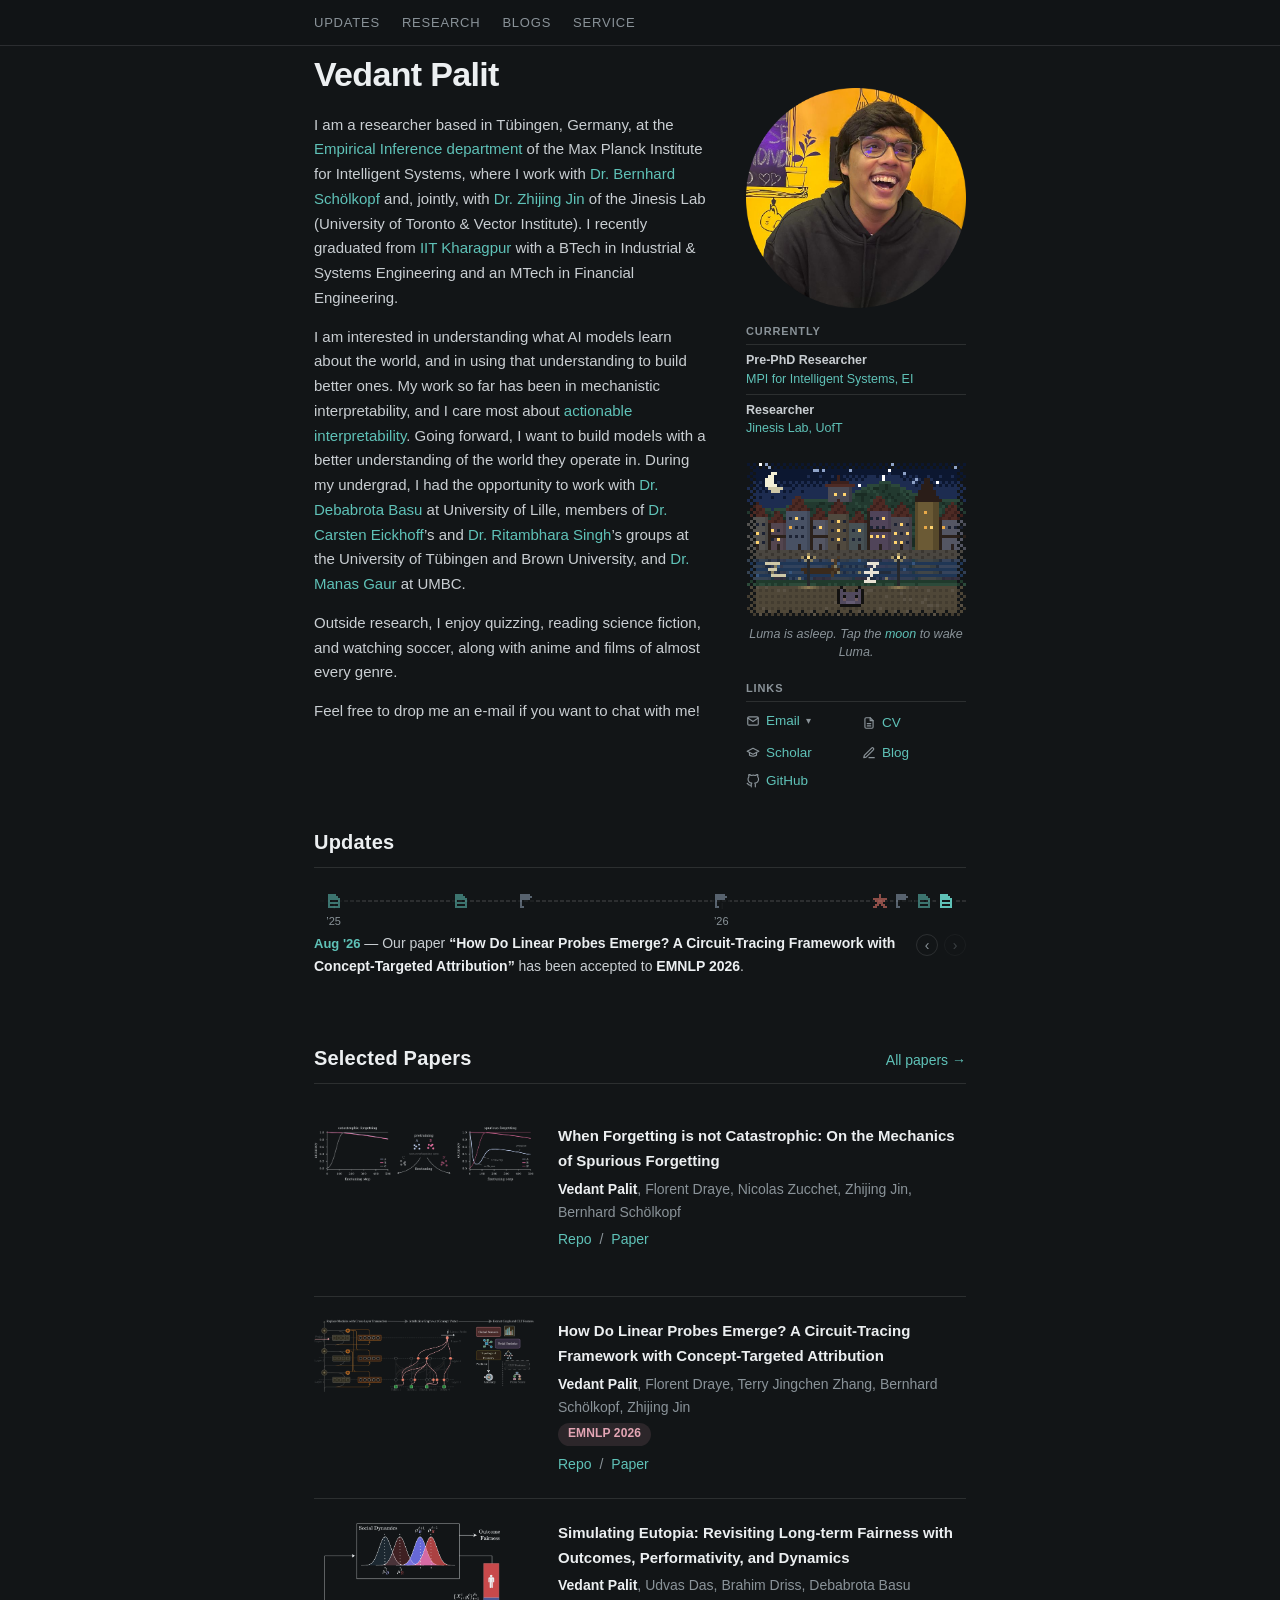
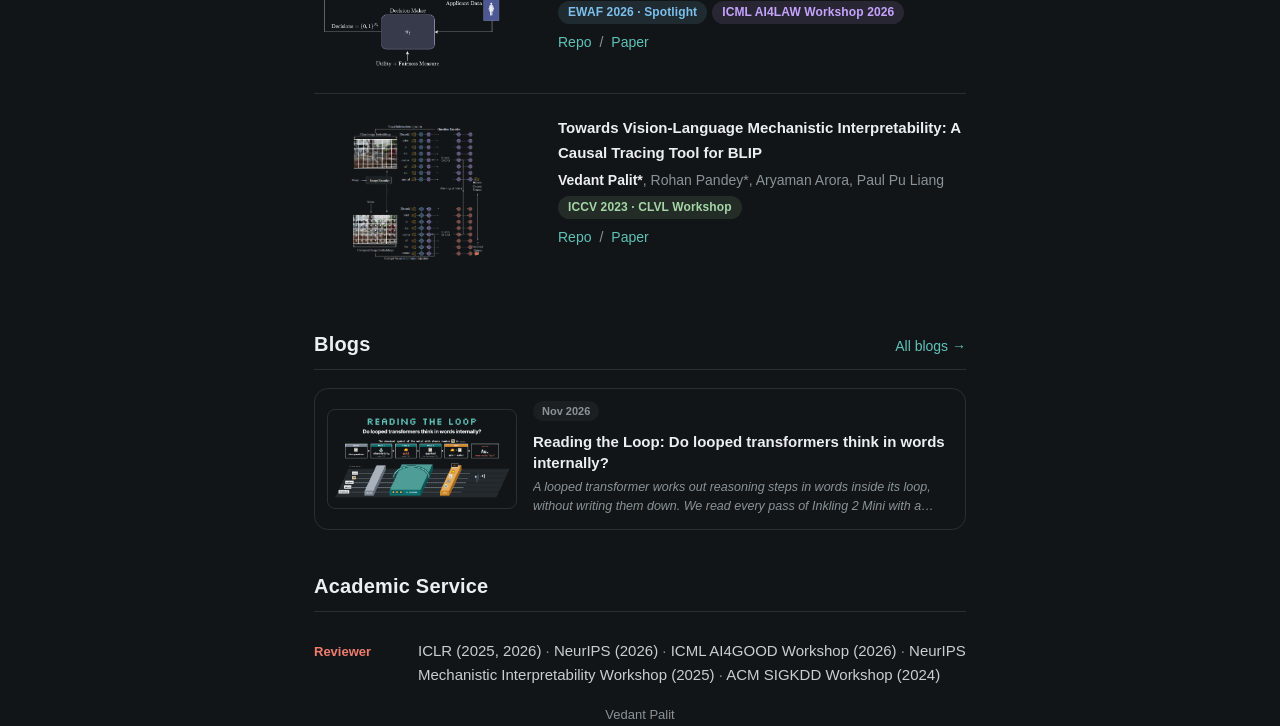
<file: index.html>
<!DOCTYPE html>
<html lang="en">
  <head>
    <meta charset="UTF-8">
    <title>Vedant Palit</title>
    <meta name="author" content="Vedant Palit">
    <meta name="description" content="Vedant Palit — research portfolio. Mechanistic interpretability of AI models.">
    <meta name="viewport" content="width=device-width, initial-scale=1">
    <link rel="icon" href="images/favicon.ico" sizes="48x48">
    <link rel="icon" href="images/favicon.png" type="image/png" sizes="192x192">
    <!-- Theme and background from the time of day, before first paint -->
    <script src="js/sky.js"></script>
    <link rel="stylesheet" href="css/style.css">
  </head>

  <body>
    <nav>
      <div class="container">
        <a href="#updates">Updates</a>
        <a href="#research">Research</a>
        <a href="#blogs">Blogs</a>
        <a href="#service">Service</a>
      </div>
    </nav>

    <header class="container">
      <div class="intro">
        <div class="intro-text">
          <h1>Vedant Palit</h1>
          <div id="bio"></div>
        </div>
        <div class="portrait">
          <img src="images/vp_c.jpg" alt="Vedant Palit">
          <div id="current" class="current" hidden></div>
          <div id="widget"></div>
          <div class="links-label">Links</div>
          <div id="profile-links" class="profile-links"></div>
        </div>
      </div>
    </header>

    <main class="container">
      <section id="updates">
        <h2>Updates</h2>
        <div id="updates-list" class="timeline"></div>
      </section>

      <section id="research">
        <h2 class="section-head">
          <span>Selected Papers</span>
          <a href="publications.html" class="head-link">All papers →</a>
        </h2>
        <div id="papers-list" data-list></div>
      </section>

      <section id="blogs">
        <h2 class="section-head">
          <span>Blogs</span>
          <a href="blogs.html" class="head-link">All blogs →</a>
        </h2>
        <div id="blogs-list" data-list></div>
      </section>

      <section id="service">
        <h2>Academic Service</h2>
        <div id="service-list" data-list></div>
      </section>

      <div id="sentinel"></div>
    </main>

    <footer class="container">
      Vedant Palit
    </footer>

    <script src="js/data.js"></script>
    <script src="js/main.js"></script>
  </body>
</html>
</file>
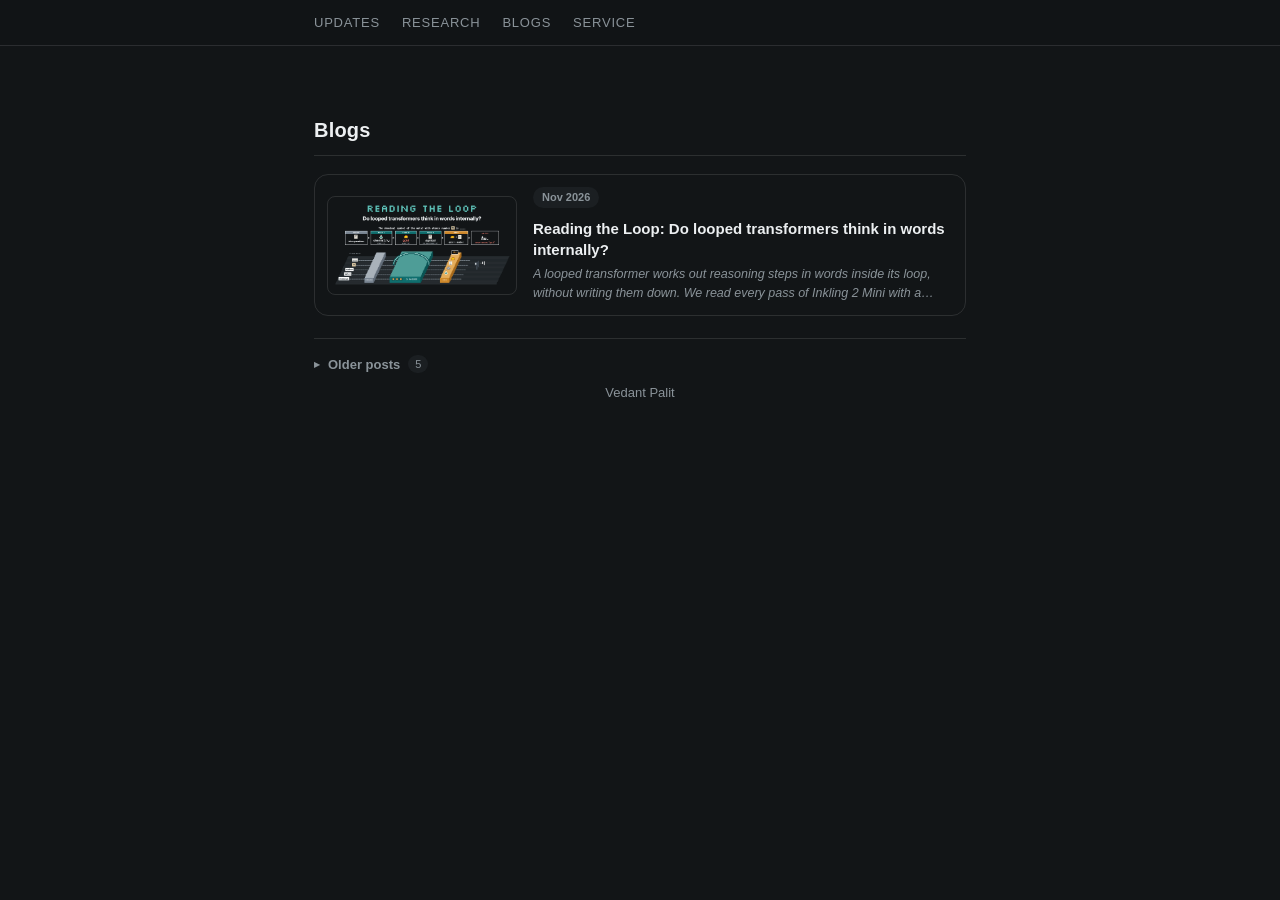
<file: blogs.html>
<!DOCTYPE html>
<html lang="en">
  <head>
    <meta charset="UTF-8">
    <title>Blogs · Vedant Palit</title>
    <meta name="author" content="Vedant Palit">
    <meta name="description" content="Blog posts by Vedant Palit.">
    <meta name="viewport" content="width=device-width, initial-scale=1">
    <link rel="icon" href="images/favicon.ico" sizes="48x48">
    <link rel="icon" href="images/favicon.png" type="image/png" sizes="192x192">
    <!-- Theme and background from the time of day, before first paint -->
    <script src="js/sky.js"></script>
    <link rel="stylesheet" href="css/style.css">
  </head>

  <body data-page="blogs">
    <nav>
      <div class="container">
        <a href="index.html#updates">Updates</a>
        <a href="index.html#research">Research</a>
        <a href="index.html#blogs">Blogs</a>
        <a href="index.html#service">Service</a>
      </div>
    </nav>

    <main class="container pubs-page">
      <section id="blogs-page">
        <h2>Blogs</h2>
        <div id="blogs-all"></div>
      </section>
    </main>

    <footer class="container">
      Vedant Palit
    </footer>

    <script src="js/data.js"></script>
    <script src="js/main.js"></script>
  </body>
</html>
</file>
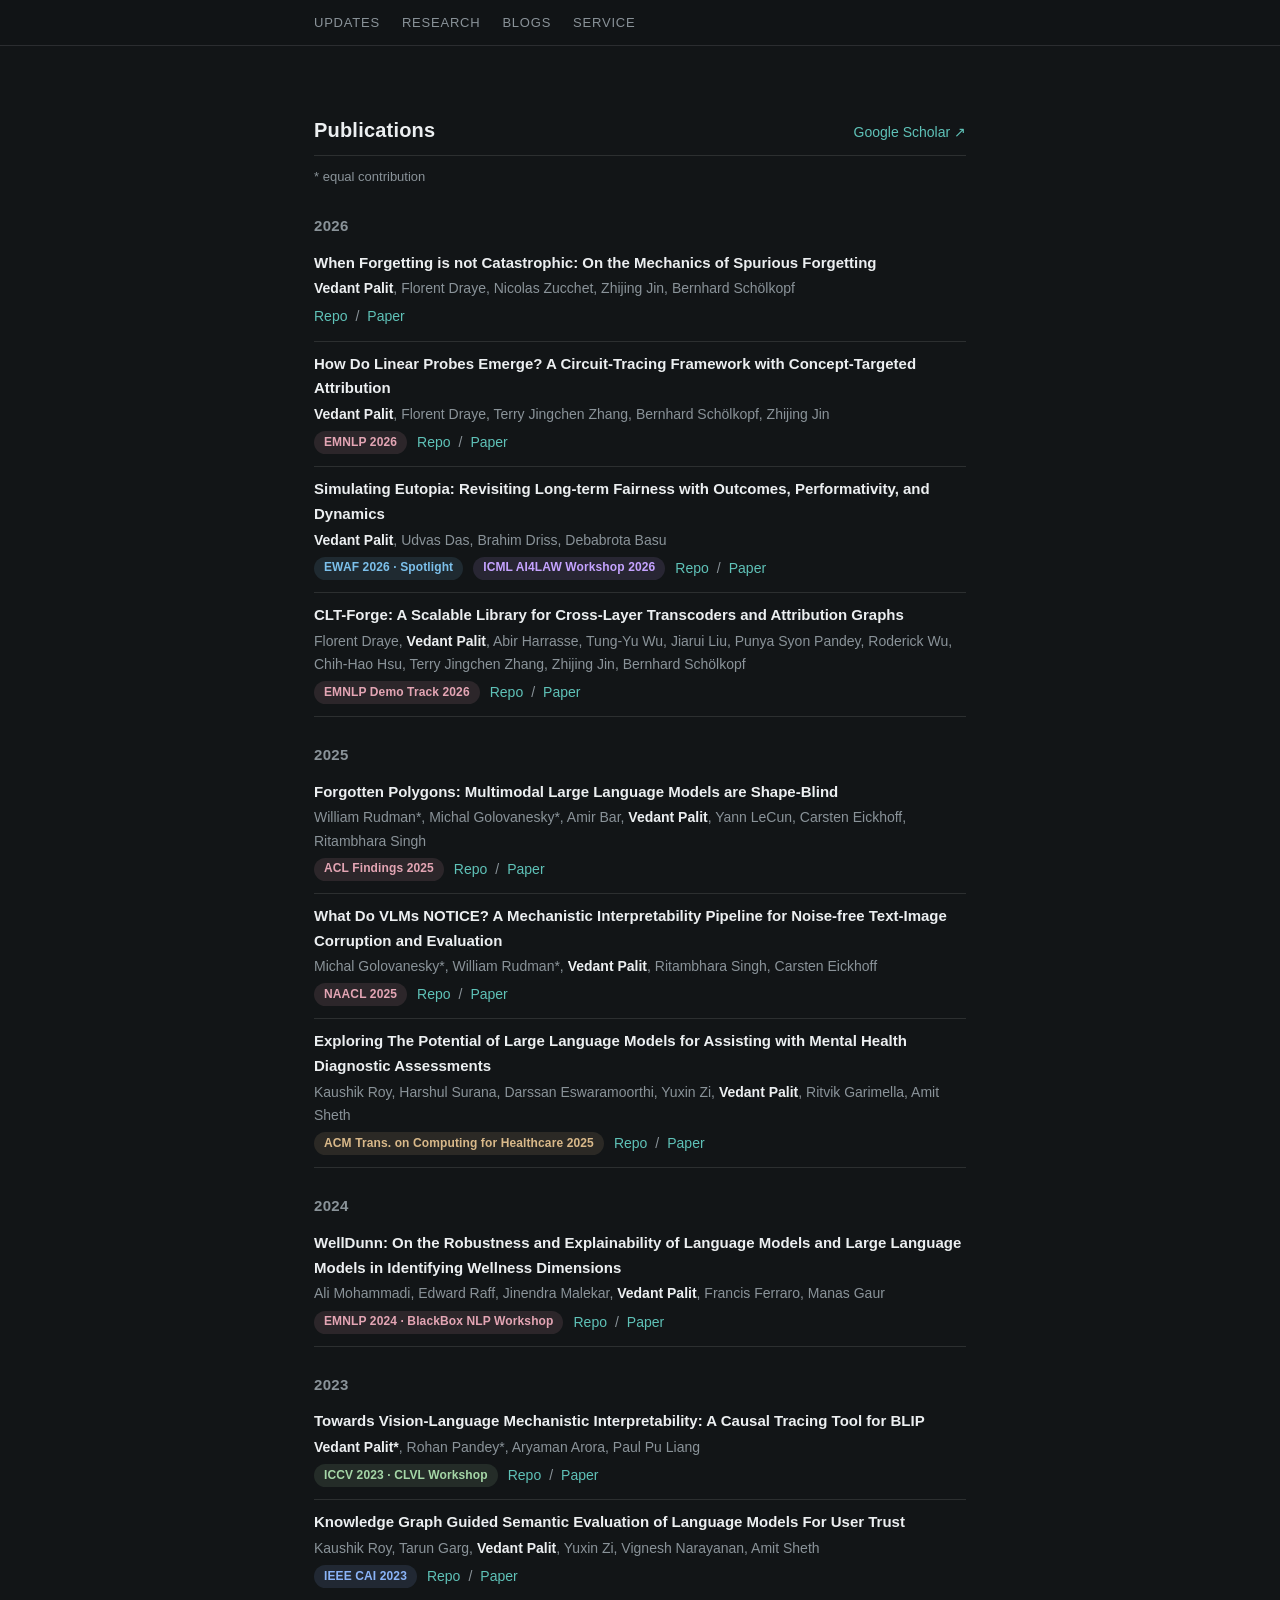
<file: publications.html>
<!DOCTYPE html>
<html lang="en">
  <head>
    <meta charset="UTF-8">
    <title>Publications · Vedant Palit</title>
    <meta name="author" content="Vedant Palit">
    <meta name="description" content="Publications by Vedant Palit.">
    <meta name="viewport" content="width=device-width, initial-scale=1">
    <link rel="icon" href="images/favicon.ico" sizes="48x48">
    <link rel="icon" href="images/favicon.png" type="image/png" sizes="192x192">
    <!-- Theme and background from the time of day, before first paint -->
    <script src="js/sky.js"></script>
    <link rel="stylesheet" href="css/style.css">
  </head>

  <body data-page="publications">
    <nav>
      <div class="container">
        <a href="index.html#updates">Updates</a>
        <a href="index.html#research">Research</a>
        <a href="index.html#blogs">Blogs</a>
        <a href="index.html#service">Service</a>
      </div>
    </nav>

    <main class="container pubs-page">
      <section id="publications">
        <h2 class="section-head">
          <span>Publications</span>
          <a href="#" id="scholar-link" class="head-link">Google Scholar ↗</a>
        </h2>
        <p class="pub-note">* equal contribution</p>
        <div id="pubs-list"></div>
      </section>
    </main>

    <footer class="container">
      Vedant Palit
    </footer>

    <script src="js/data.js"></script>
    <script src="js/main.js"></script>
  </body>
</html>
</file>
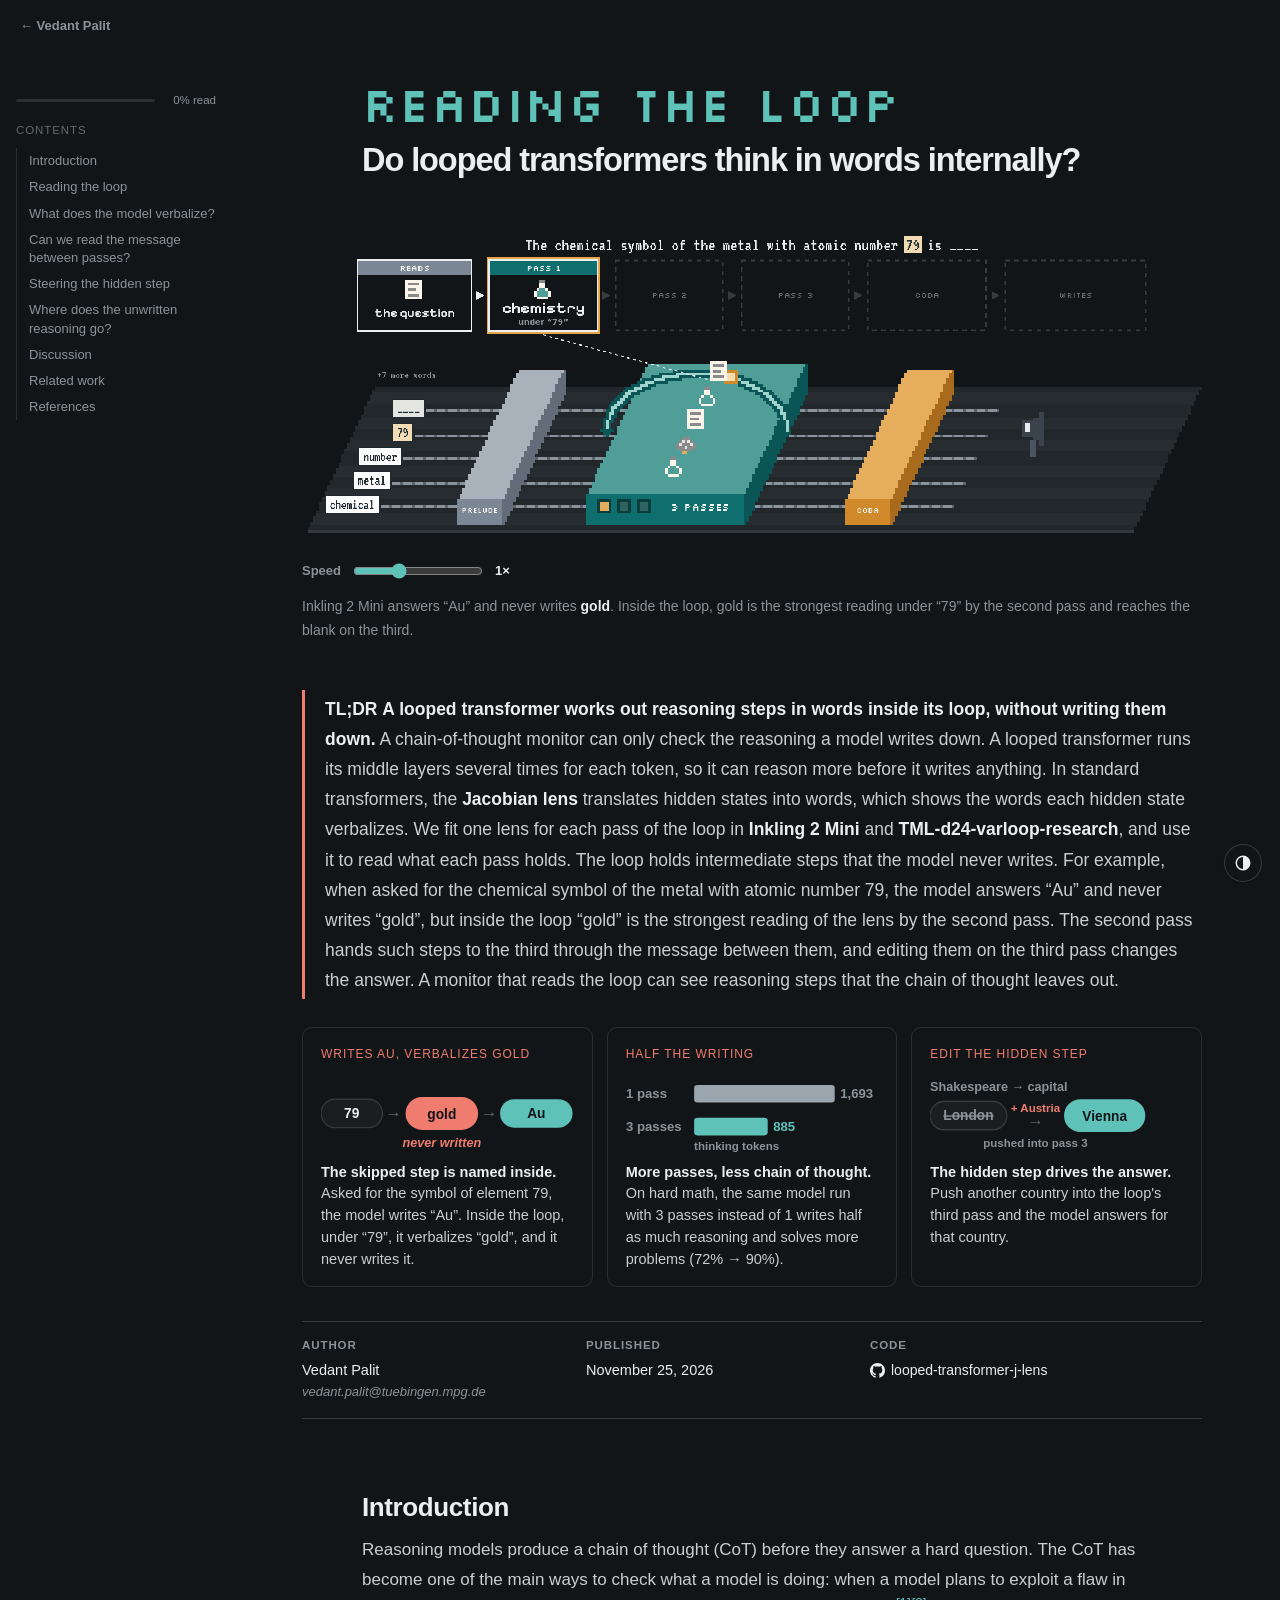
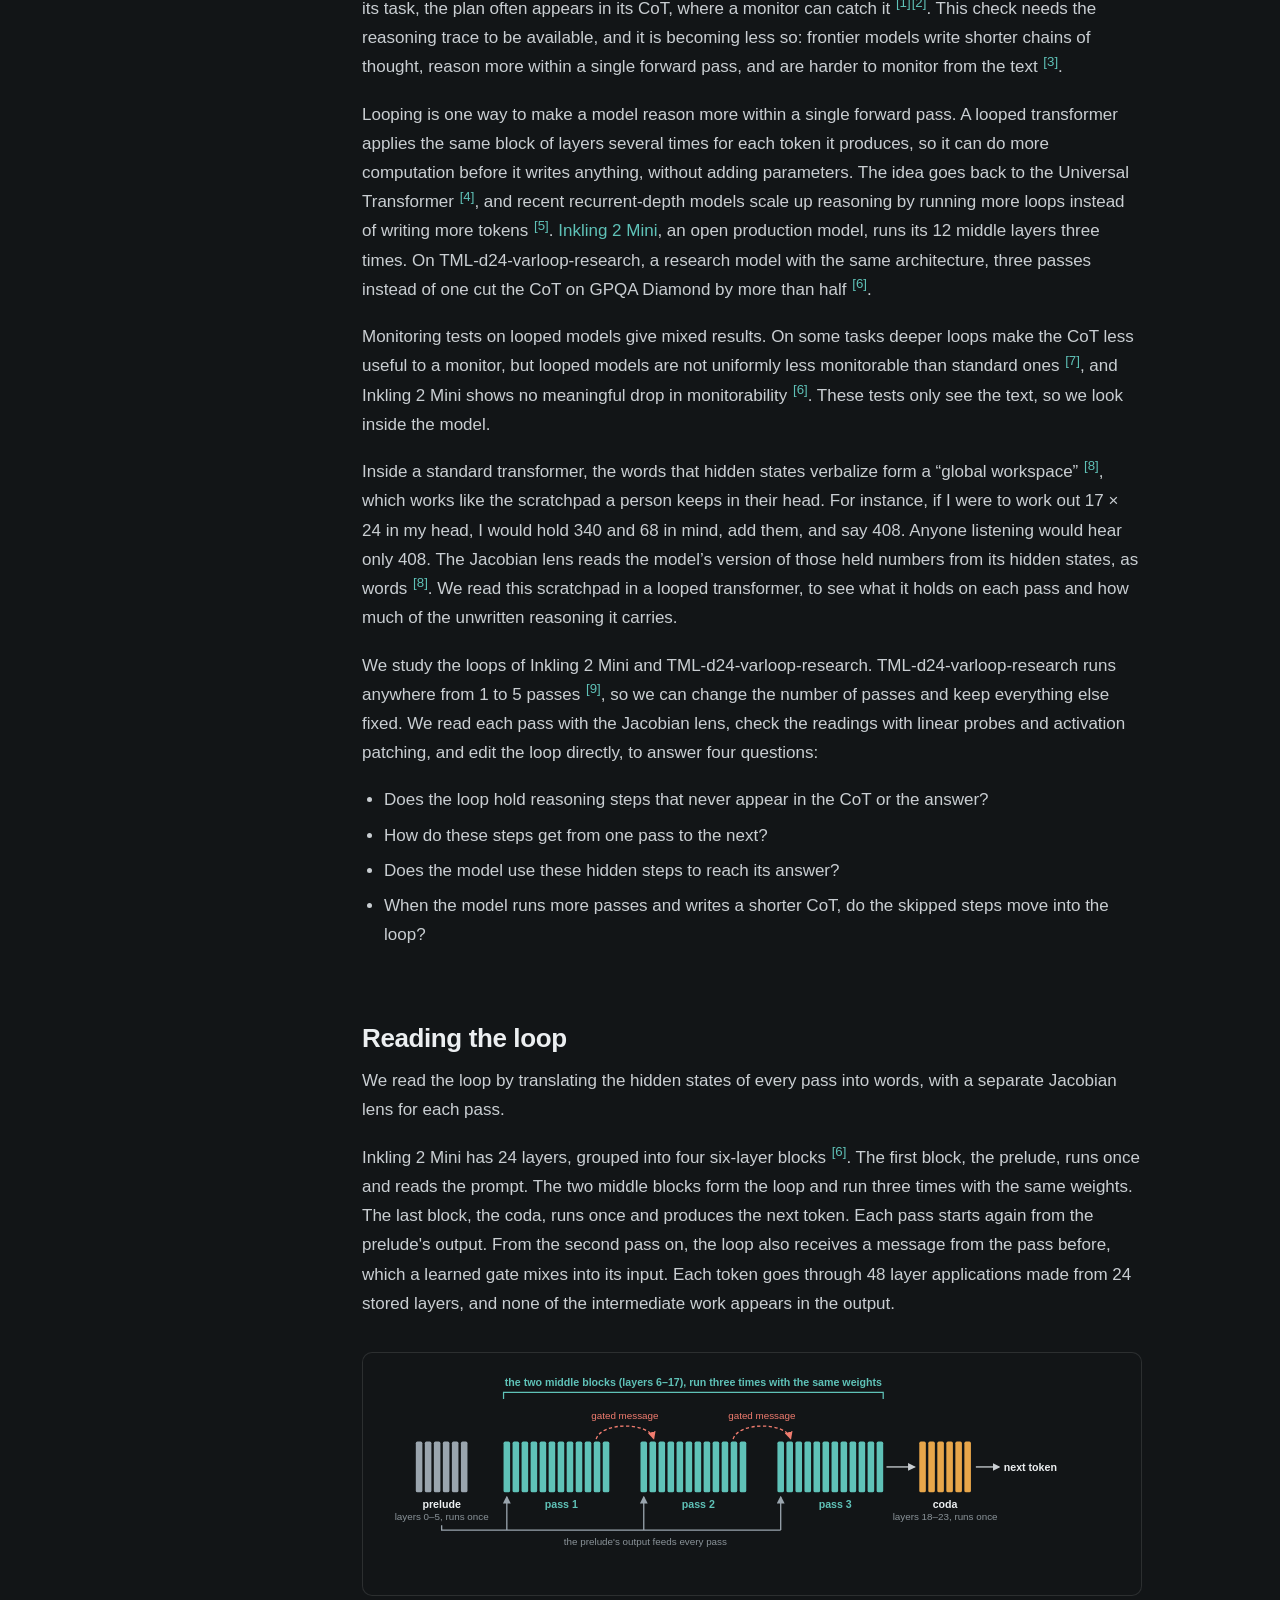
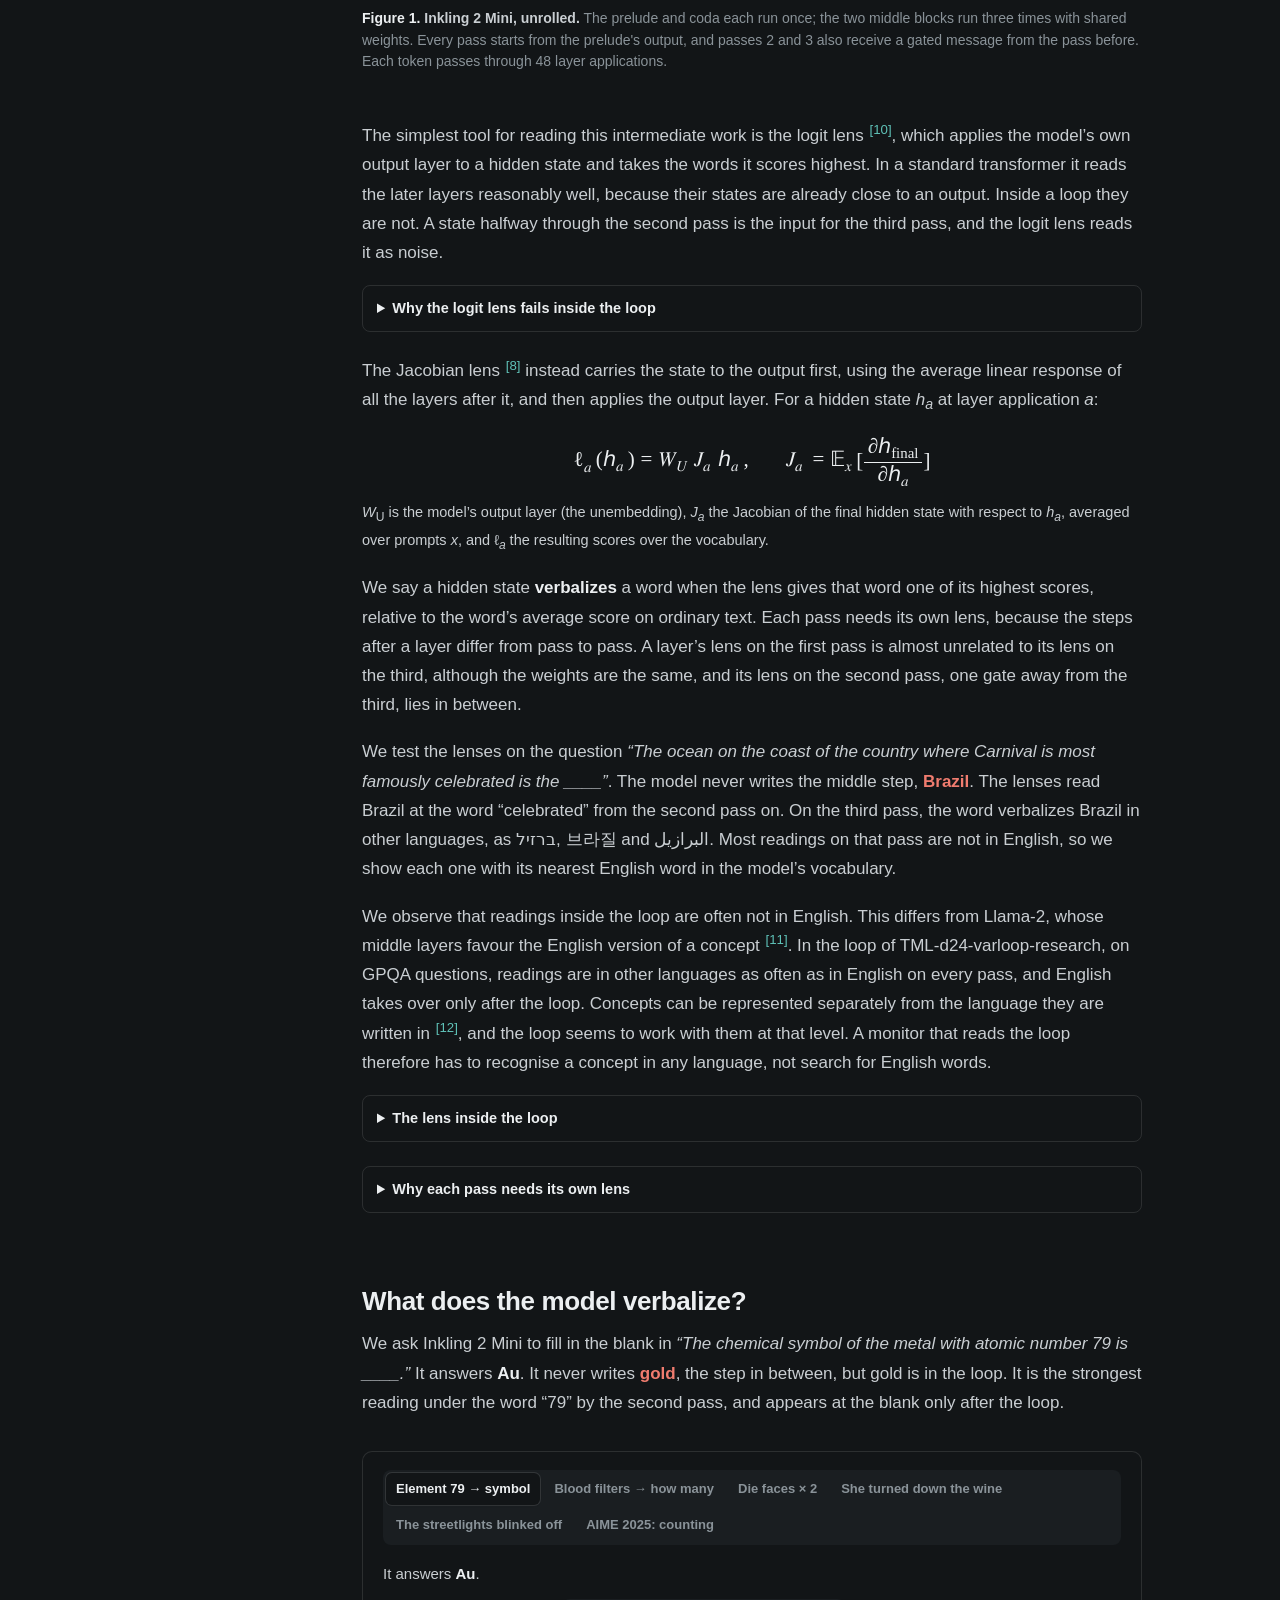
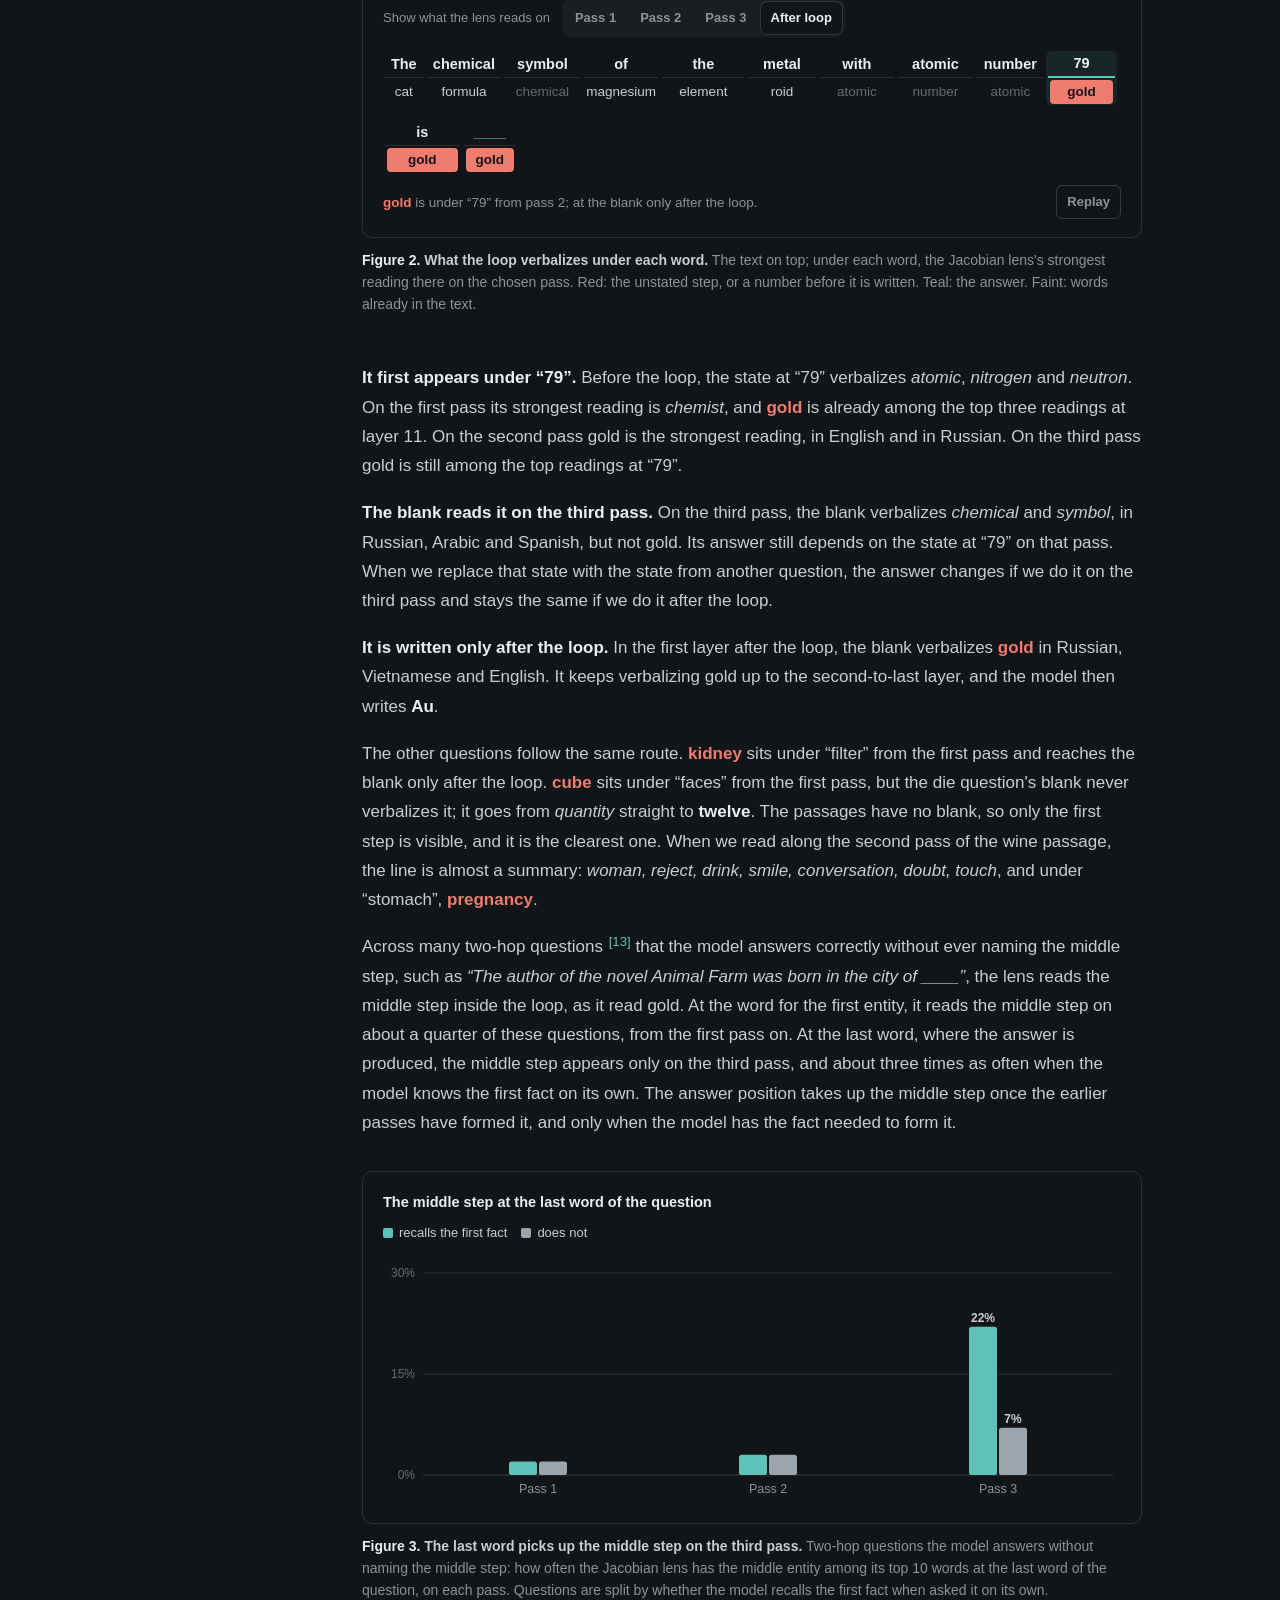
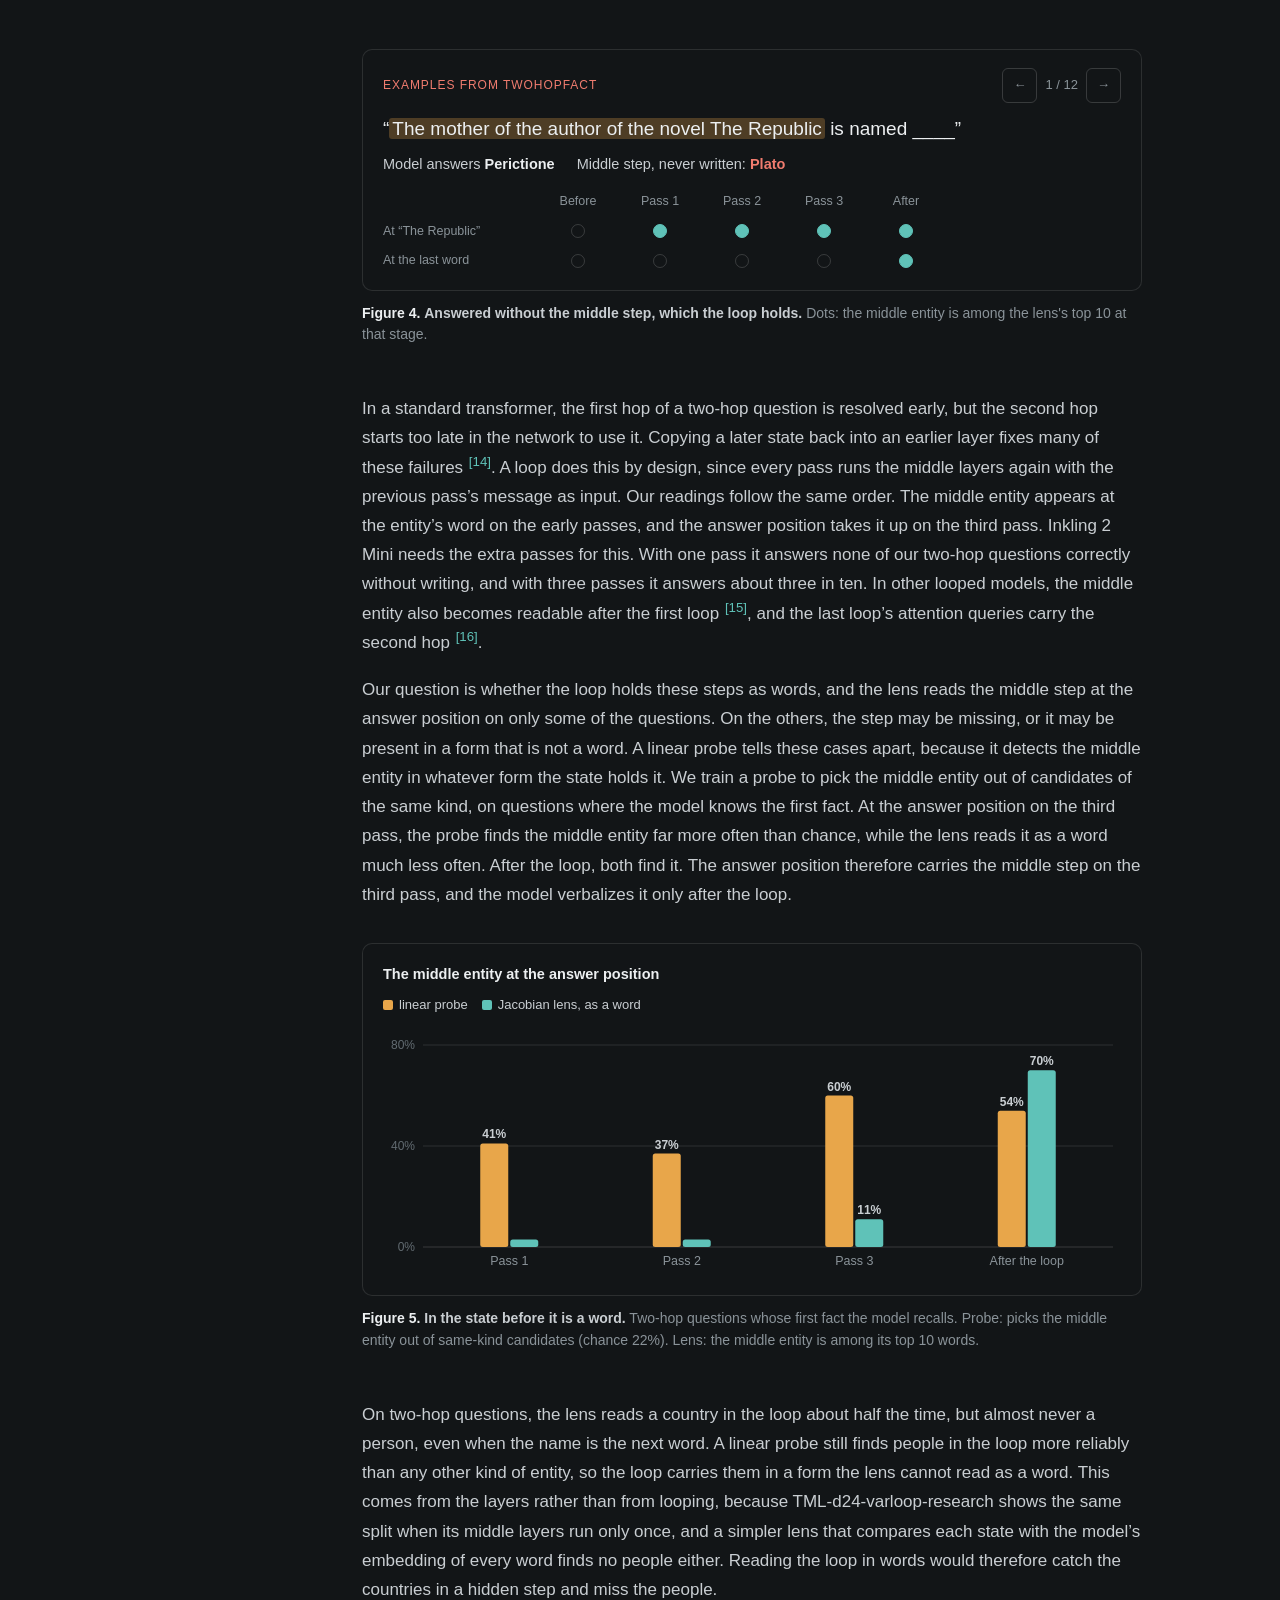
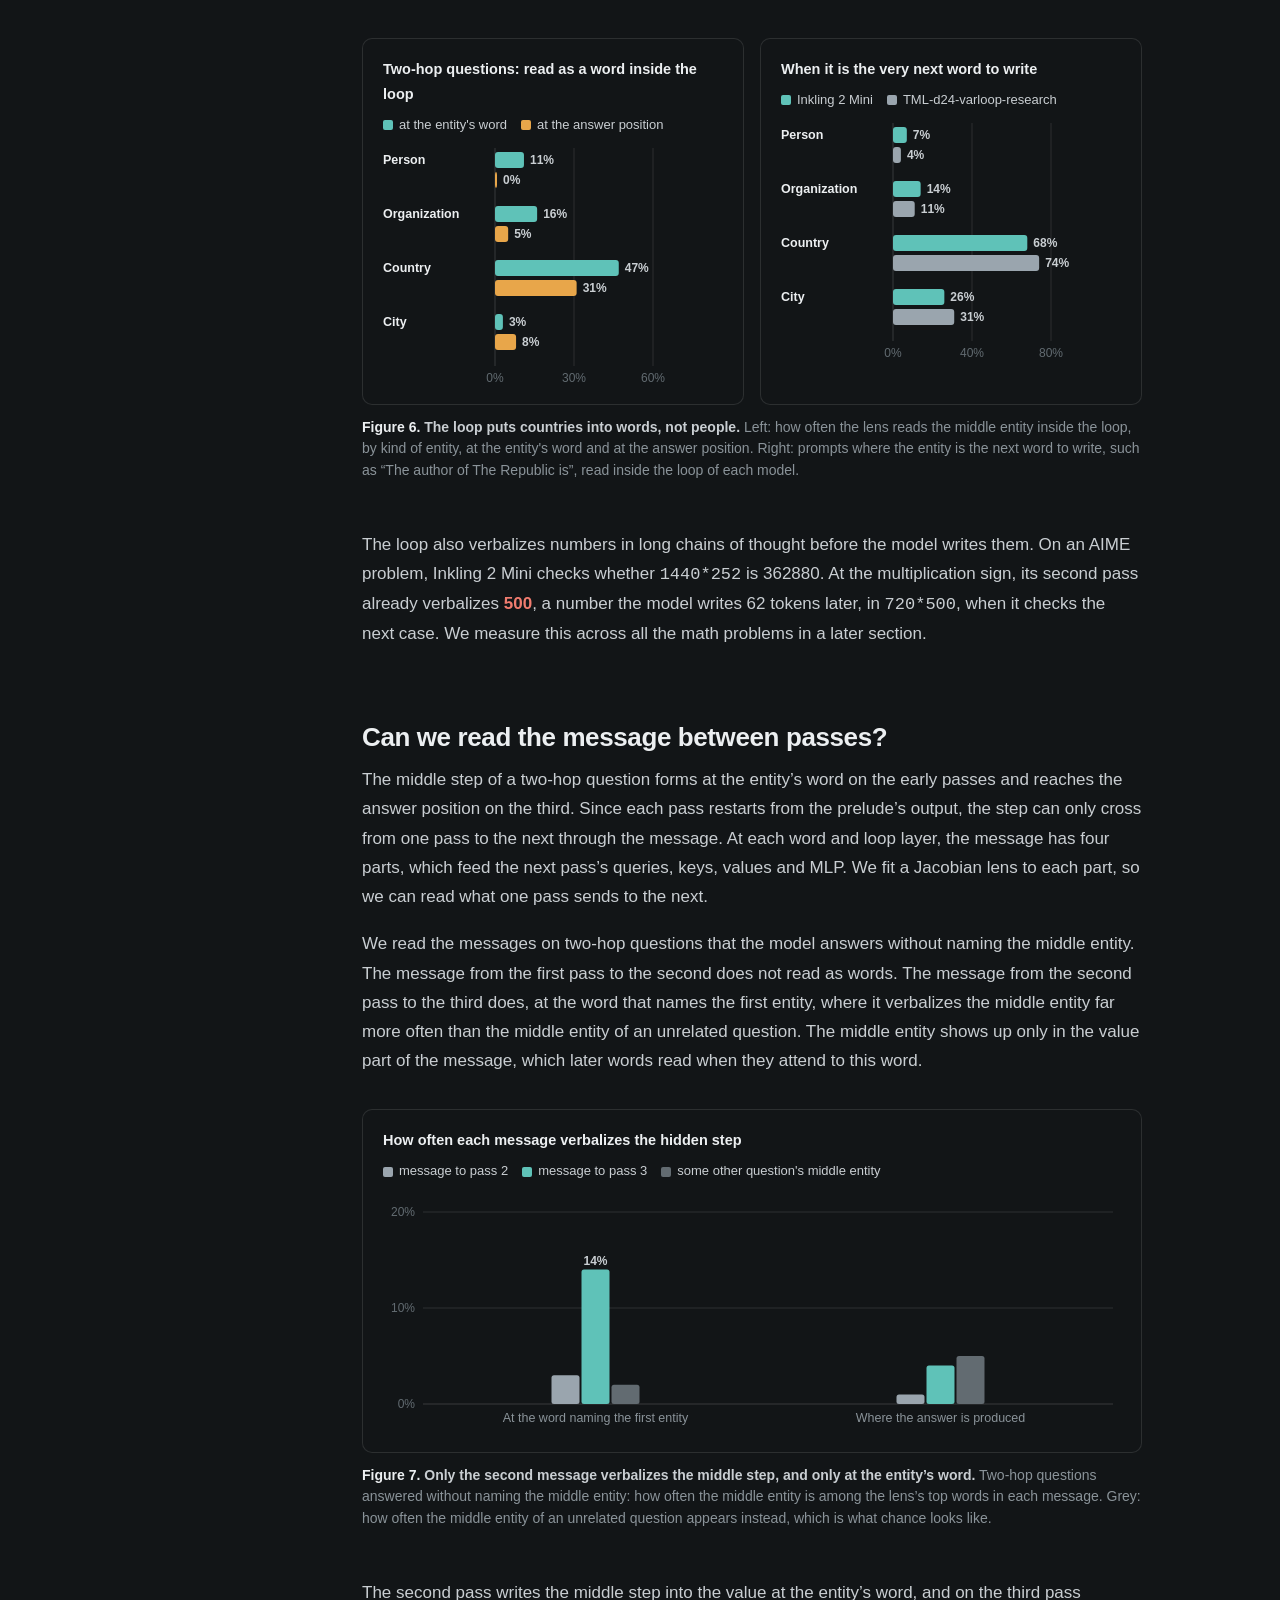
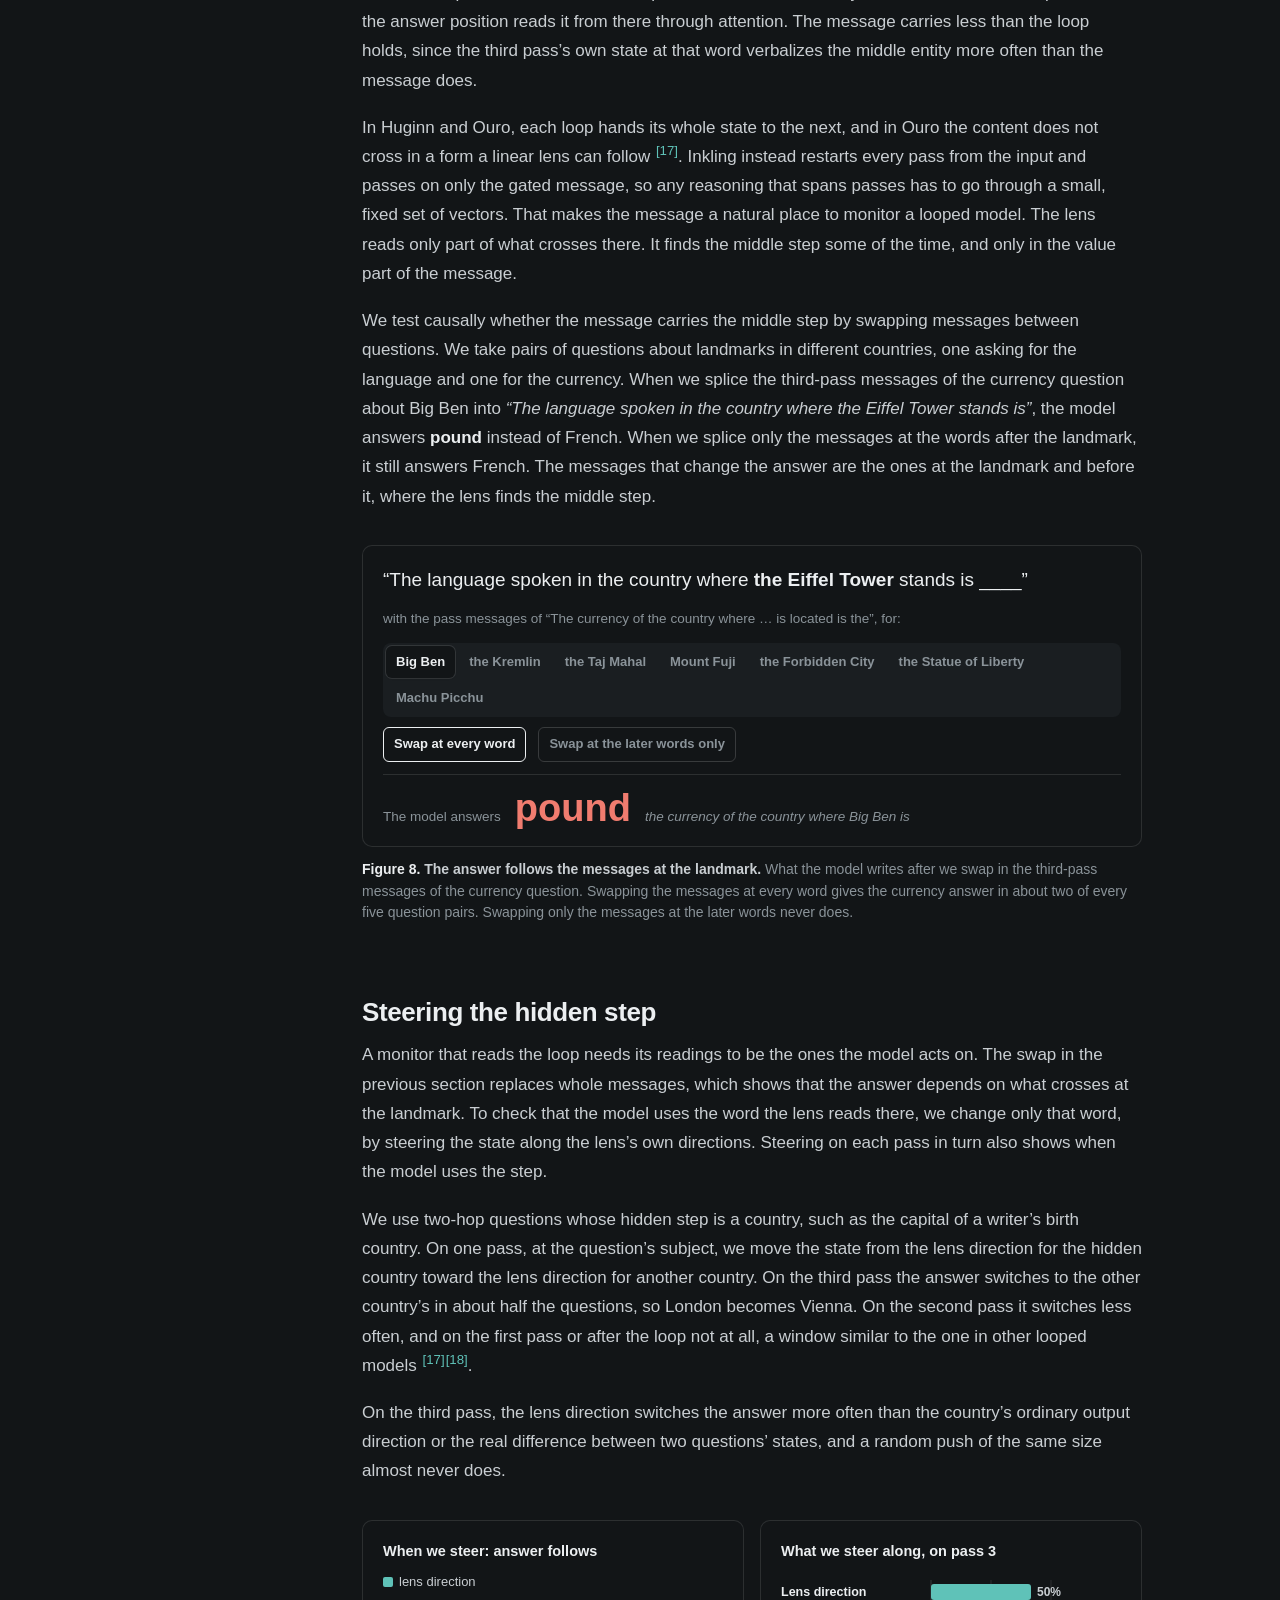
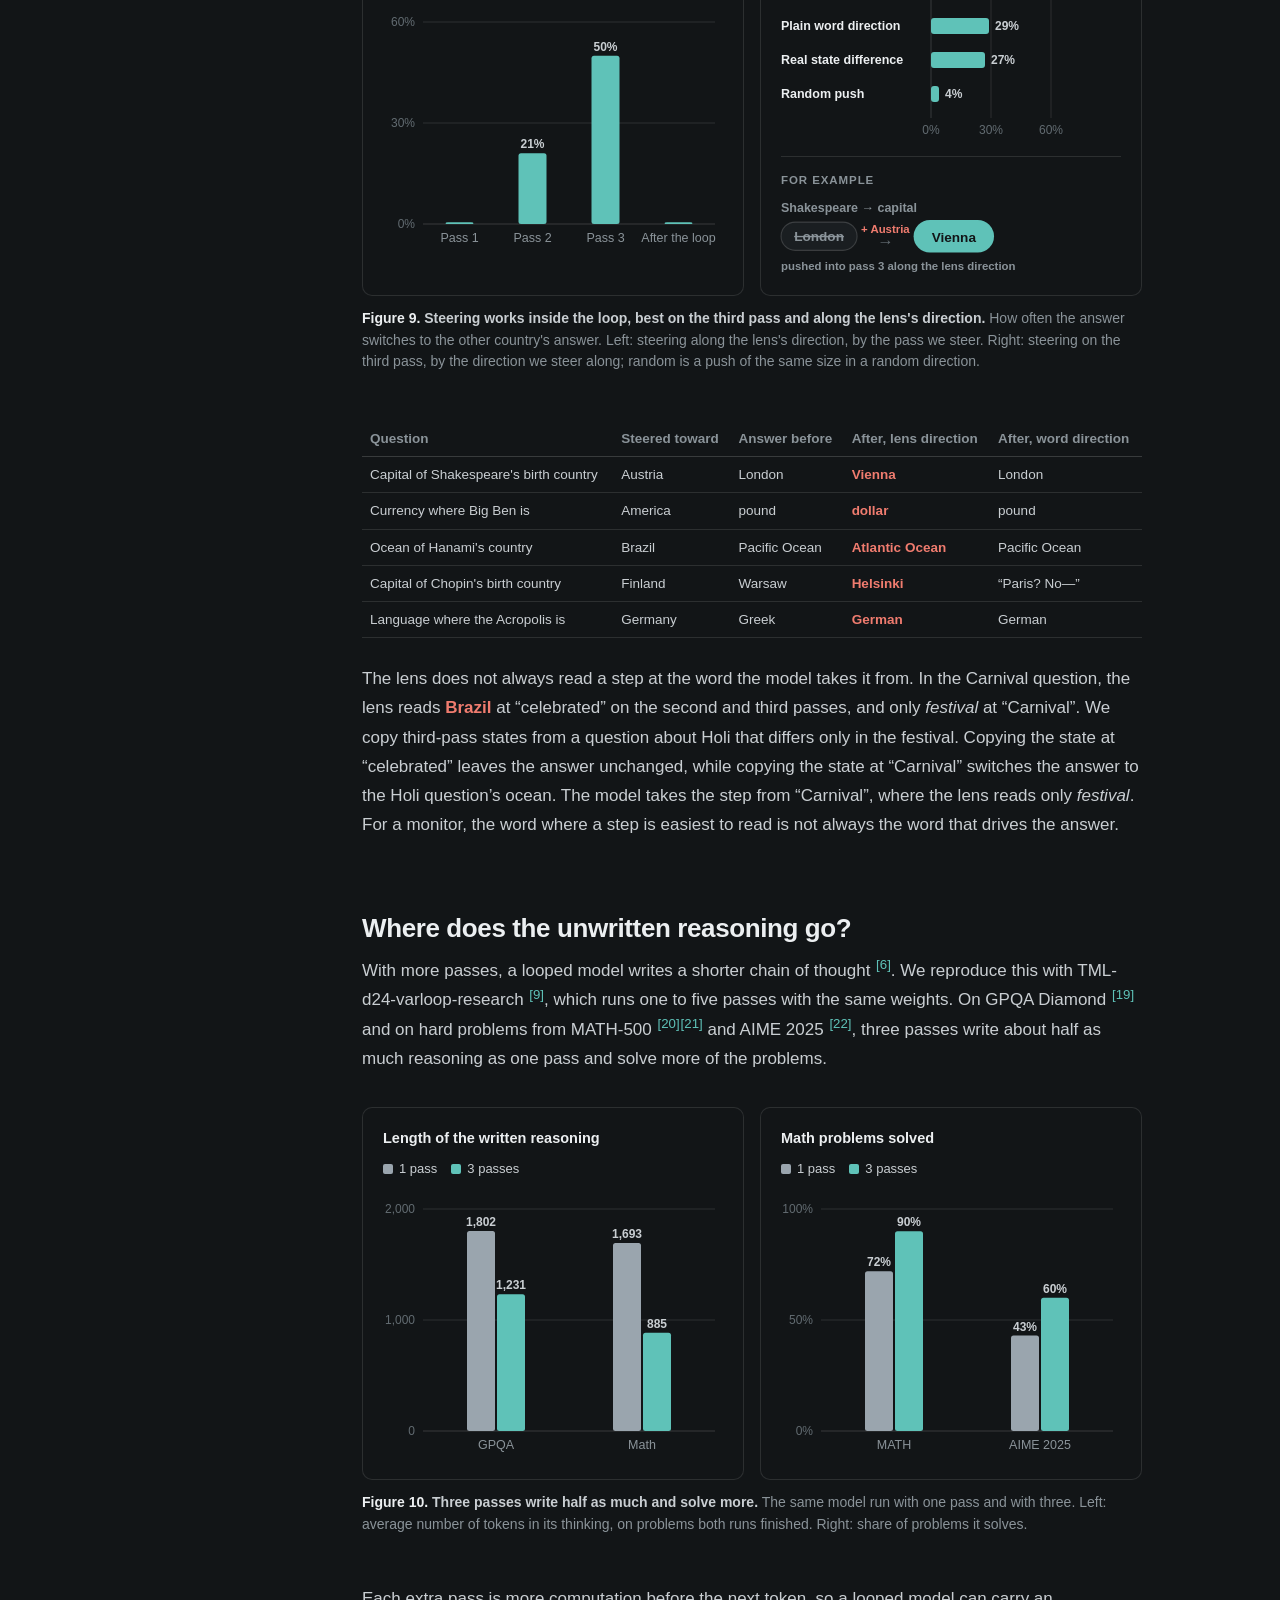
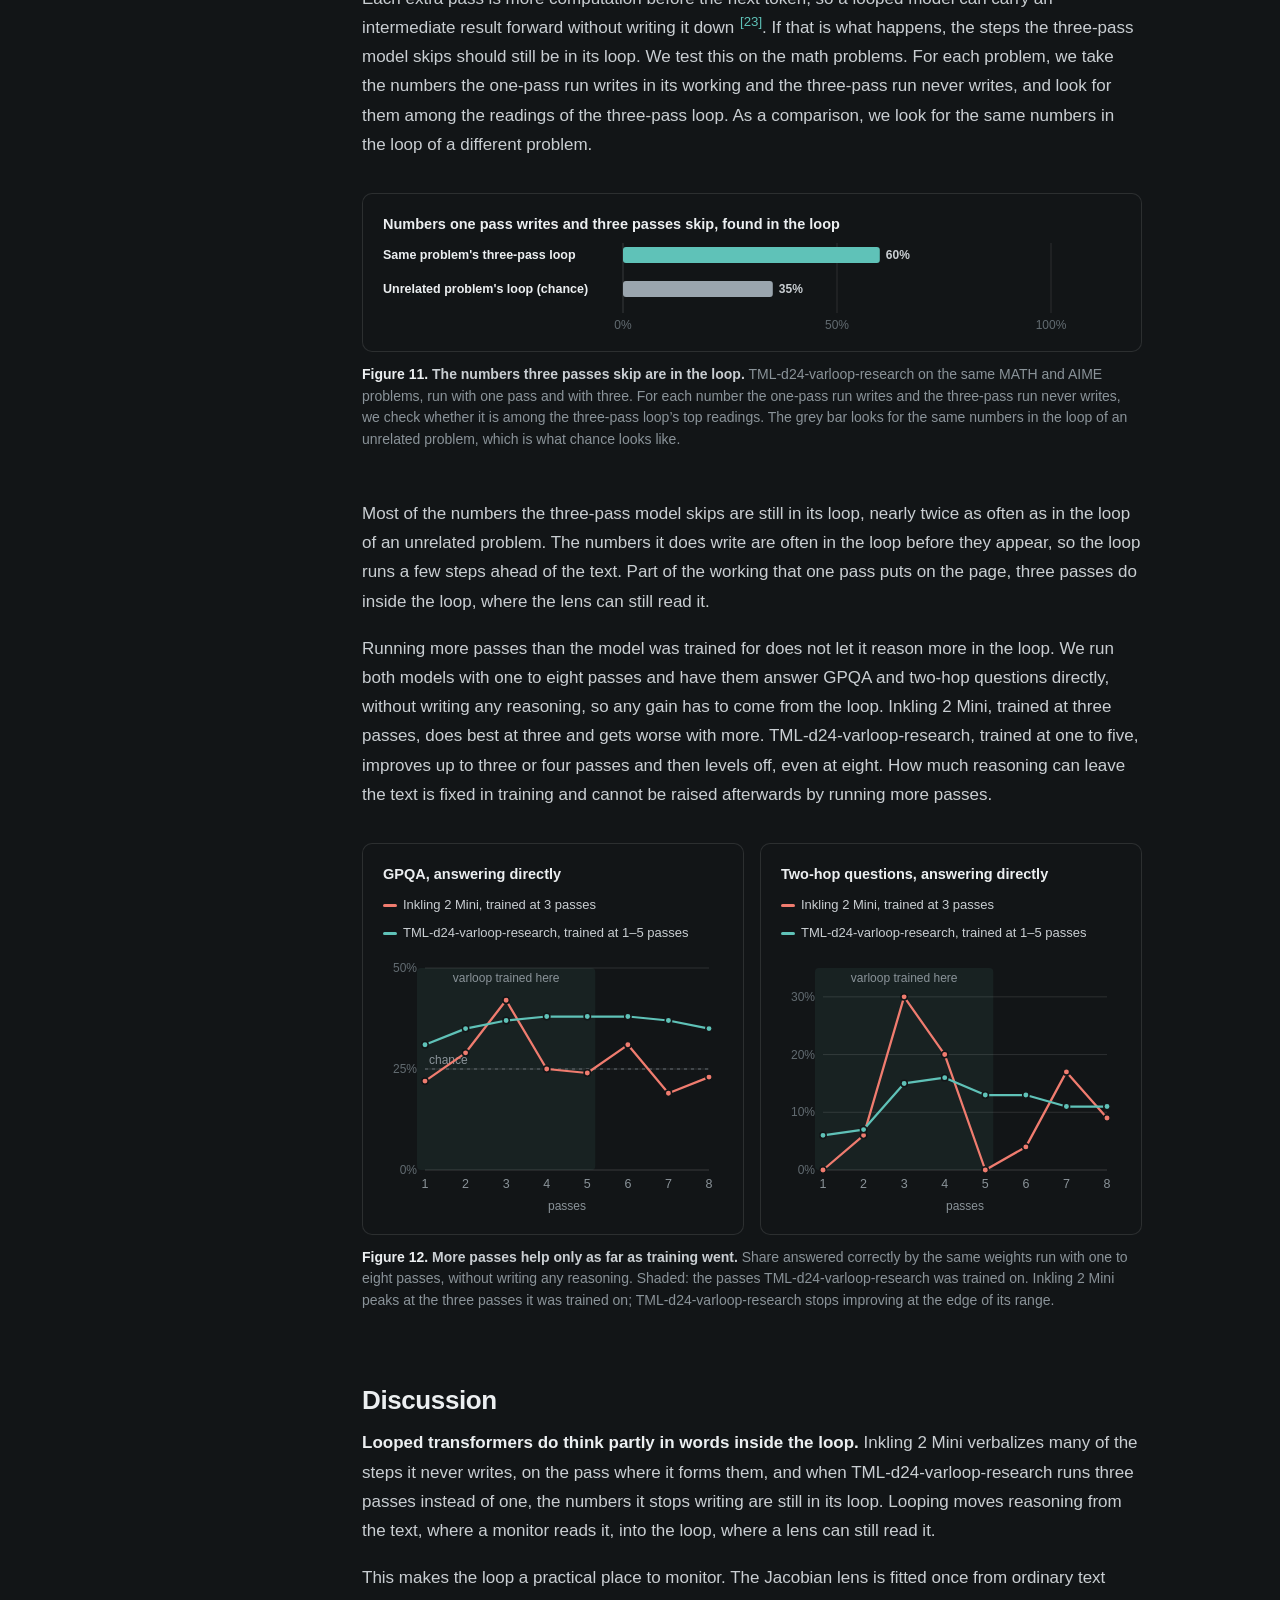
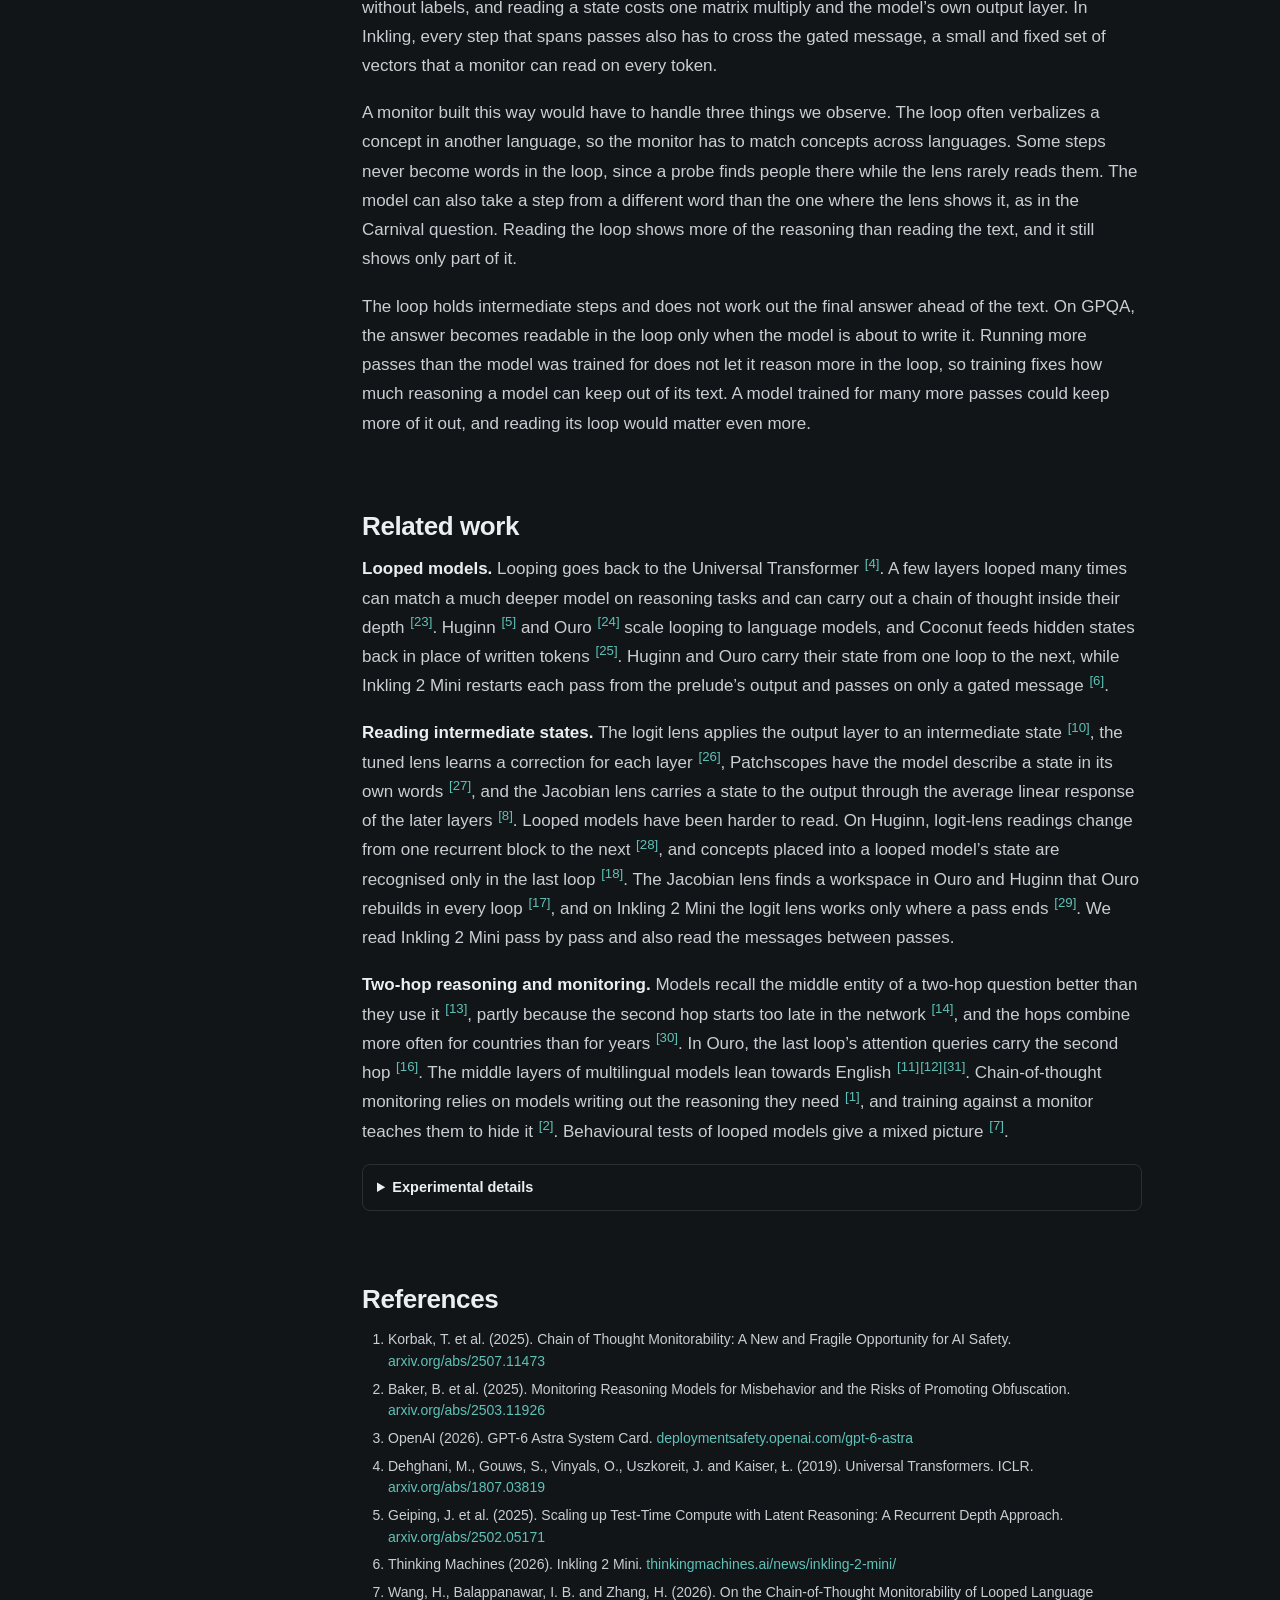
<file: blogs/reading-the-loop.html>
<!DOCTYPE html>
<html lang="en">
<head>
<meta charset="UTF-8">
<meta name="viewport" content="width=device-width, initial-scale=1">
<title>Reading the Loop · Vedant Palit</title>
<meta name="author" content="Vedant Palit">
<meta name="description" content="We read every pass of Inkling 2 Mini with a Jacobian lens. Steps the model never writes are still readable inside its loop.">
<meta property="og:type" content="article">
<meta property="og:site_name" content="Vedant Palit">
<meta property="og:title" content="Reading the Loop: Do looped transformers think in words?">
<meta property="og:description" content="We read every pass of Inkling 2 Mini with a Jacobian lens. Steps the model never writes are still readable inside its loop.">
<meta property="og:url" content="https://vedantpalit.github.io/blogs/reading-the-loop.html">
<meta property="og:image" content="https://vedantpalit.github.io/images/reading-the-loop-card.png">
<meta property="og:image:width" content="1200">
<meta property="og:image:height" content="630">
<meta name="twitter:card" content="summary_large_image">
<meta name="twitter:image" content="https://vedantpalit.github.io/images/reading-the-loop-card.png">
<meta name="twitter:title" content="Reading the Loop: Do looped transformers think in words?">
<meta name="twitter:description" content="We read every pass of Inkling 2 Mini with a Jacobian lens. Steps the model never writes are still readable inside its loop.">
<link rel="icon" href="../images/favicon.ico" sizes="48x48">
<link rel="icon" href="../images/favicon.png" type="image/png" sizes="192x192">
<!-- Same as the site's pages: theme and sky tint from the time of day -->
<script src="../js/sky.js"></script>
</head>
<body>

<meta name="claude:viewport-fit-sides" content="cover">
<link rel="preconnect" href="https://fonts.googleapis.com">
<link rel="stylesheet" href="https://fonts.googleapis.com/css2?family=Silkscreen&family=VT323&family=Pixelify+Sans:wght@400;600&display=swap">
<style>
/* Layout: the author's site (white, system sans, 700px reading column, teal links with red details, sticky uppercase
   nav with a red ink bar) + research-blog figures (wider than the text, numbered captions, live hover charts). */
:root {
  --bg: #ffffff; --bg-soft: #f6f6f4; --nav-bg: rgba(255,255,255,.88);
  --text: #3a3a37; --strong: #111111; --muted: #6b6b67; --faint: #9a9a95; --rule: rgba(0,0,0,.11); --rule-2: rgba(0,0,0,.16);
  --accent: #0f6e6e; --accent-hover: #0a5555; --red: #c8372d;
  --c1: #0f6e6e; --c2: #c8372d; --c3: #7b8794; --c4: #d0892b;
  --echo: #e9e9e5; --new: #9fd3cd; --hid: #c8372d; --note-bg: #fbf6e8; --note-ink: #7a5b12; --note-rule: #eadcae;
  --teal: var(--c1); --rose: var(--c2); --slate: var(--c3); --amber: var(--c4); --ink: var(--strong); --ink-2: var(--text); --paper: var(--bg);
  --display: var(--sans); --body: var(--sans); --pixel: "Silkscreen", ui-monospace, monospace;
  --sans: -apple-system, BlinkMacSystemFont, "Segoe UI", Roboto, Helvetica, Arial, sans-serif;
  --mono: ui-monospace, "SF Mono", Menlo, Consolas, monospace;
}
@media (prefers-color-scheme: dark) { :root:not([data-theme="light"]) {
  --bg: #121517; --bg-soft: #1a1e21; --nav-bg: rgba(18,21,23,.88); --text: #c9ced2; --strong: #eceff1; --muted: #8a9399; --faint: #626b71;
  --rule: rgba(255,255,255,.11); --rule-2: rgba(255,255,255,.16); --accent: #5fc2b8; --accent-hover: #8fd8cf; --red: #f07c6f;
  --c1: #5fc2b8; --c2: #f07c6f; --c3: #9aa5ae; --c4: #e8a64a; --echo: #23282c; --new: #2c6560; --hid: #f07c6f;
  --note-bg: #26221a; --note-ink: #e4cf93; --note-rule: #4a4130; color-scheme: dark } }
:root[data-theme="dark"] {
  --bg: #121517; --bg-soft: #1a1e21; --nav-bg: rgba(18,21,23,.88); --text: #c9ced2; --strong: #eceff1; --muted: #8a9399; --faint: #626b71;
  --rule: rgba(255,255,255,.11); --rule-2: rgba(255,255,255,.16); --accent: #5fc2b8; --accent-hover: #8fd8cf; --red: #f07c6f;
  --c1: #5fc2b8; --c2: #f07c6f; --c3: #9aa5ae; --c4: #e8a64a; --echo: #23282c; --new: #2c6560; --hid: #f07c6f;
  --note-bg: #26221a; --note-ink: #e4cf93; --note-rule: #4a4130; color-scheme: dark }
* { box-sizing: border-box; }
html { scroll-behavior: smooth; }
/* The time-of-day sky from js/sky.js, fixed to the screen like on the site's pages */
body { margin: 0; background: var(--bg) linear-gradient(180deg, var(--sky-top, var(--bg)), var(--sky-mid, var(--bg)) 55%, var(--sky-bot, var(--bg))) fixed; color: var(--text); font: 17px/1.72 var(--sans); -webkit-font-smoothing: antialiased; counter-reset: fig; }
body::before { content: ""; position: fixed; inset: 0 0 auto; height: env(safe-area-inset-top, 0px); z-index: 20; background: var(--bg); }
a { color: var(--accent); text-decoration: none; background-image: linear-gradient(currentColor, currentColor); background-size: 0% 1px; background-position: 0 100%; background-repeat: no-repeat; transition: color .2s, background-size .25s; }
a:hover, a:focus { color: var(--accent-hover); background-size: 100% 1px; }
strong, b { color: var(--strong); font-weight: 650; }
em { font-style: italic; }
button { font: inherit; cursor: pointer; transition: transform .1s, background .2s, color .2s, border-color .2s; }
button:active:not(:disabled) { transform: scale(.95); }
:focus-visible { outline: 2px solid var(--accent); outline-offset: 2px; border-radius: 3px; }

/* nav */
nav.top { position: sticky; top: env(safe-area-inset-top, 0px); z-index: 15; background: var(--nav-bg); backdrop-filter: blur(8px); -webkit-backdrop-filter: blur(8px); border-bottom: 1px solid var(--rule); }
nav.top .in { position: relative; max-width: 900px; margin: 0 auto; display: flex; align-items: center; gap: 20px; padding-block: 11px;
  padding-left: max(24px, env(safe-area-inset-left, 0px)); padding-right: max(24px, env(safe-area-inset-right, 0px)); overflow-x: auto; scrollbar-width: none; }
nav.top a { background-image: none; color: var(--muted); font-size: 12.5px; letter-spacing: .06em; text-transform: uppercase; white-space: nowrap; }
nav.top a:hover, nav.top a.active { color: var(--strong); }
nav.top .ink { position: absolute; bottom: 0; left: 0; height: 2px; width: 0; border-radius: 2px; background: var(--red); opacity: 0; transition: transform .3s, width .3s, opacity .2s; }
nav.top .sp { flex: 1; }
nav.top button.notes { font-size: 12px; letter-spacing: .04em; color: var(--note-ink); background: var(--note-bg); border: 1px solid var(--note-rule); border-radius: 999px; padding: 3px 10px; white-space: nowrap; }

/* columns */
main { padding-left: max(24px, env(safe-area-inset-left, 0px)); padding-right: max(24px, env(safe-area-inset-right, 0px)); padding-block: 0 96px; }
.col { max-width: 740px; margin: 0 auto; }
.wide { max-width: 900px; margin: 0 auto; }
header.hero { padding-block: 64px 18px; }
.eyebrow { font-size: 12.5px; letter-spacing: .08em; text-transform: uppercase; color: var(--red); }
h1 { font-size: clamp(32px, 5.2vw, 44px); line-height: 1.12; font-weight: 700; letter-spacing: -.025em; color: var(--strong); margin: 12px 0 12px; text-wrap: balance; }
.byline { font-size: 14px; color: var(--muted); }
h2 { font-size: 26px; line-height: 1.25; font-weight: 700; letter-spacing: -.015em; color: var(--strong); margin: 72px 0 12px; text-wrap: balance; scroll-margin-top: 64px; }
h3 { font-size: 18.5px; line-height: 1.35; font-weight: 650; color: var(--strong); margin: 38px 0 10px; scroll-margin-top: 64px; }
p { margin: 0 0 18px; text-wrap: pretty; }
ul, ol { padding-left: 22px; } li { margin: 6px 0; }
.never { color: var(--red); font-weight: 650; }
.tok { font: 500 .88em var(--mono); background: var(--bg-soft); border-radius: 4px; padding: 1px 5px; }

/* figures */
figure, figure.wide, figure.col { margin: 34px auto 48px; counter-increment: fig; }
figure.hero-fig { margin-top: 18px; }
figcaption { font-size: 14px; line-height: 1.55; color: var(--muted); margin: 12px 0 0; max-width: 740px; }
figure.wide figcaption { margin-left: auto; margin-right: auto; }
figcaption::before { content: "Figure " counter(fig) ". "; font-weight: 650; color: var(--strong); }
figcaption b { color: var(--text); font-weight: 600; }
.panel { background: var(--bg); border: 1px solid var(--rule); border-radius: 10px; padding: 18px 20px; }
.panel h4 { font-size: 14.5px; font-weight: 650; color: var(--strong); margin: 0 0 6px; }
.two { display: grid; grid-template-columns: repeat(auto-fit, minmax(320px, 1fr)); gap: 16px; }
.two > * { min-width: 0; }
.teaser { overflow: hidden; background: transparent; }
.teaser canvas { width: 100%; height: auto; display: block; image-rendering: pixelated; }
.teaser-bar { display: flex; gap: 12px; align-items: center; flex-wrap: wrap; margin-top: 10px; font-size: 14px; color: var(--muted); }
figure.hero-fig { counter-increment: none; }

/* controls */
.seg { display: inline-flex; flex-wrap: wrap; gap: 4px; padding: 3px; background: var(--bg-soft); border-radius: 8px; }
.seg button { font-size: 13px; font-weight: 550; color: var(--muted); background: transparent; border: 0; border-radius: 6px; padding: 5px 10px; }
.seg button:hover { color: var(--strong); }
.seg button[aria-pressed="true"] { background: var(--bg); color: var(--strong); box-shadow: 0 1px 2px rgba(0,0,0,.08), 0 0 0 1px var(--rule); }
.ctl { display: flex; flex-wrap: wrap; gap: 8px 12px; align-items: center; margin-bottom: 12px; font-size: 13.5px; color: var(--muted); }
button.play { font-size: 13px; font-weight: 600; color: var(--bg); background: var(--accent); border: 0; border-radius: 6px; padding: 6px 12px; }
button.ghost { font-size: 13px; font-weight: 550; color: var(--muted); background: transparent; border: 1px solid var(--rule-2); border-radius: 6px; padding: 5px 10px; }
button.ghost[aria-pressed="true"] { color: var(--strong); border-color: var(--strong); }

/* chart kit */
.chart { position: relative; }
.chart .plot { position: relative; width: 100%; }
.chart svg { display: block; overflow: visible; }
.chart text { font-family: var(--sans); }
.chart .tick { font-size: 12px; fill: var(--faint); }
.chart .xl { font-size: 12.5px; fill: var(--muted); }
.chart .title { font-size: 12px; fill: var(--muted); }
.chart .grid { stroke: var(--rule); stroke-width: 1; }
.chart .axis0 { stroke: var(--rule-2); stroke-width: 1; }
.chart .dl { font-size: 12.5px; font-weight: 650; }
.chart .vl { font-size: 12px; font-weight: 600; fill: var(--text); }
.chart .s { transition: opacity .2s; }
.legend { display: flex; flex-wrap: wrap; gap: 4px 14px; margin: 2px 0 10px; font-size: 13px; color: var(--text); user-select: none; }
.legend .li { display: inline-flex; align-items: center; gap: 6px; cursor: pointer; padding: 1px 0; transition: opacity .2s; }
.legend .li.off { opacity: .35; }
.legend .sw { width: 14px; height: 3px; border-radius: 2px; }
.legend .sw.sq { width: 10px; height: 10px; border-radius: 2px; }
.legend .sw.d { background: none !important; border-top: 2.5px dashed; height: 0; }
.tip { position: absolute; z-index: 5; pointer-events: none; background: var(--bg); color: var(--text); border: 1px solid var(--rule-2); border-radius: 8px;
  box-shadow: 0 6px 20px rgba(0,0,0,.10); padding: 8px 10px; font-size: 12.5px; line-height: 1.5; white-space: nowrap; opacity: 0; transition: opacity .12s; }
.tip.on { opacity: 1; }
.tip .h { font-weight: 650; color: var(--strong); margin-bottom: 2px; }
.tip .r { display: flex; align-items: center; gap: 7px; }
.tip .r i { width: 8px; height: 8px; border-radius: 2px; display: inline-block; }
.tip .r b { margin-left: auto; padding-left: 12px; font-variant-numeric: tabular-nums; }

/* text components */
.tldr-box { border-left: 3px solid var(--red); padding: 4px 0 4px 20px; margin: 10px 0 8px; font-size: 17.5px; }
.tldr-box p { margin: 0 0 10px; } .tldr-box p:last-child { margin: 0; }
.cards3 { display: grid; grid-template-columns: repeat(auto-fit, minmax(250px, 1fr)); gap: 14px; margin: 28px auto 8px; }
.cards3 .card { border: 1px solid var(--rule); border-radius: 10px; padding: 16px 18px; min-width: 0; display: flex; flex-direction: column; gap: 10px; }
.cards3 .k { font-size: 12px; letter-spacing: .08em; text-transform: uppercase; color: var(--red); }
.cards3 svg { width: 100%; height: auto; }
.cards3 .cv { font: 600 11.5px var(--sans); fill: #fff; }
.cards3 .card:nth-child(2) .cv, .cards3 .card:nth-child(3) .cv { fill: var(--muted); }
.cards3 p { font-size: 14.5px; line-height: 1.5; color: var(--text); margin: 0; }
.setup { background: var(--bg-soft); border-radius: 8px; padding: 10px 14px; margin: 4px 0 18px; font-size: 14px; line-height: 1.55; color: var(--text); display: grid; gap: 3px; }
.note { font-size: 13.5px; line-height: 1.5; color: var(--note-ink); background: var(--note-bg); border: 1px dashed var(--note-rule); border-radius: 8px; padding: 9px 13px; margin: 14px 0 22px; }
.note::before { content: "Editor's note · "; font-weight: 700; }
body.clean .note { display: none; }
.stats { display: grid; grid-template-columns: repeat(auto-fit, minmax(150px, 1fr)); gap: 14px; margin: 22px 0; }
.stats div { border-top: 2px solid var(--red); padding-top: 8px; min-width: 0; }
.stats strong { font-size: 20px; font-weight: 700; font-variant-numeric: tabular-nums; display: block; line-height: 1.2; }
.stats span { font-size: 13px; color: var(--muted); line-height: 1.4; display: block; margin-top: 3px; }
details.aside { border: 1px solid var(--rule); border-radius: 8px; padding: 10px 14px; margin: 6px 0 24px; font-size: 15px; }
details.aside summary { cursor: pointer; font-weight: 600; color: var(--strong); font-size: 14.5px; }
details.aside p { margin: 10px 0 0; }
.math { font: 14px/1.5 var(--mono); background: var(--bg-soft); border-radius: 6px; padding: 8px 10px; overflow-x: auto; margin-top: 8px; }
details.faq { border-bottom: 1px solid var(--rule); padding: 12px 0; }
details.faq summary { cursor: pointer; font-weight: 650; color: var(--strong); }
details.faq p { margin: 8px 0 0; }
table.mini { width: 100%; border-collapse: collapse; font-size: 14px; margin: 0 0 26px; }
.mini th { text-align: left; color: var(--muted); font-weight: 600; border-bottom: 1px solid var(--rule-2); padding: 6px 8px; }
.mini td { border-bottom: 1px solid var(--rule); padding: 6px 8px; }
.mini td.sw { color: var(--red); font-weight: 650; }
.arch svg { width: 100%; height: auto; }
.arch svg text { font: 600 13px var(--sans); fill: var(--strong); }
.arch svg .sub { font: 400 12px var(--sans); fill: var(--muted); }
footer.end { margin-top: 64px; border-top: 1px solid var(--rule); padding-top: 18px; font-size: 13.5px; color: var(--muted); }

/* scratchpad map */
.pad-top { display: flex; flex-wrap: wrap; justify-content: space-between; gap: 10px; align-items: center; margin-bottom: 16px; }
.pad-first { font-size: 13px; color: var(--muted); }
.pad-first b { color: var(--red); }
.pad-wrap { overflow-x: auto; padding-bottom: 4px; }
.pad { display: grid; gap: 3px; min-width: 560px; }
.pad .rl { font-size: 12px; color: var(--muted); display: flex; align-items: center; justify-content: flex-end; padding-right: 10px; white-space: nowrap; position: relative; }
.pad .rl.lp { color: var(--accent); font-weight: 600; }
.pad .rl.lp::after { content: ""; position: absolute; right: 2px; top: -2px; bottom: -2px; width: 3px; background: var(--accent); opacity: .55; }
.pad .rl.lp.l1::after { border-radius: 3px 3px 0 0; } .pad .rl.lp.l3::after { border-radius: 0 0 3px 3px; }
.pad .wh { height: 74px; position: relative; }
.pad .wh span { position: absolute; left: 50%; bottom: 4px; transform-origin: 0 100%; transform: rotate(-52deg); font-size: 12.5px; color: var(--text); white-space: nowrap; }
.pad .wh.sel span { color: var(--strong); font-weight: 700; }
.pad .c { height: 26px; border-radius: 4px; background: var(--echo); cursor: pointer; position: relative; transition: transform .15s, box-shadow .15s, background .3s, opacity .35s; }
.pad .c.new { background: var(--new); }
.pad .c.hid { background: var(--hid); }
.pad .c.empty { background: transparent; border: 1px dashed var(--rule); cursor: default; }
.pad .c:hover, .pad .c.sel { transform: scale(1.12); box-shadow: 0 0 0 2px var(--strong); z-index: 2; }
.pad .c.dim { opacity: .35; }
.pad.enter .c { opacity: 0; }
.pad-key { display: flex; flex-wrap: wrap; gap: 6px 16px; font-size: 12.5px; color: var(--muted); margin-top: 12px; }
.pad-key i { display: inline-block; width: 12px; height: 12px; border-radius: 3px; vertical-align: -2px; margin-right: 6px; }
.pad-detail { margin-top: 16px; padding-top: 14px; border-top: 1px solid var(--rule); display: flex; flex-wrap: wrap; align-items: baseline; gap: 8px 22px; min-height: 66px; }
.pad-detail .where { font-size: 12.5px; color: var(--muted); width: 100%; }
.pad-detail .where b { color: var(--strong); }
.pad-detail .th { display: flex; flex-direction: column; }
.pad-detail .th .en { font-size: 22px; font-weight: 700; color: var(--strong); line-height: 1.15; }
.pad-detail .th.hid .en { color: var(--red); }
.pad-detail .th .or { font-size: 12.5px; color: var(--muted); }
.pad-detail .th.alt .en { font-size: 16px; font-weight: 600; color: var(--muted); }

/* flipper + swap */
.flip-top { display: flex; justify-content: space-between; align-items: center; gap: 10px; font-size: 13px; color: var(--muted); }
.flip-top .k { font-size: 12px; letter-spacing: .08em; text-transform: uppercase; color: var(--red); }
.flip-nav { display: flex; align-items: center; gap: 8px; font-variant-numeric: tabular-nums; }
.flip-q { font-size: 19px; line-height: 1.45; margin: 12px 0 10px; color: var(--strong); }
.flip-q .subj { background: color-mix(in srgb, var(--c4) 28%, transparent); border-radius: 3px; padding: 0 3px; }
.flip-facts { display: flex; flex-wrap: wrap; gap: 6px 22px; font-size: 14.5px; color: var(--text); margin-bottom: 14px; }
.flip-dots { display: grid; grid-template-columns: 150px repeat(5, minmax(0, 1fr)); gap: 8px; align-items: center; font-size: 12.5px; color: var(--muted); max-width: 560px; }
.flip-dots .d { width: 14px; height: 14px; border-radius: 50%; border: 1.5px solid var(--rule-2); justify-self: center; transition: background .2s; }
.flip-dots .d.on { background: var(--accent); border-color: var(--accent); }
.flip-dots .h { text-align: center; }
.swap-q { font-size: 19px; line-height: 1.45; margin: 2px 0 14px; color: var(--strong); }
.swap-out { display: flex; align-items: baseline; gap: 14px; flex-wrap: wrap; margin-top: 10px; padding-top: 14px; border-top: 1px solid var(--rule); font-size: 13.5px; color: var(--muted); }
.swap-out strong { font-size: 38px; line-height: 1; font-weight: 750; color: var(--red); transition: color .2s; }
.swap-out strong.own { color: var(--accent); }
@media (prefers-reduced-motion: reduce) { *, *::before { transition: none !important; animation: none !important; } }

/* side contents (Anthropic-style): fixed, plain, a red bar slides to the section in view */
.toc { position: fixed; top: 92px; left: max(16px, calc(50% - 450px - 236px)); width: 200px; font-size: 13px; line-height: 1.4; z-index: 5; display: none; }
.toc .tt { font-size: 11.5px; letter-spacing: .08em; text-transform: uppercase; color: var(--faint); margin-bottom: 10px; }
.toc ol { list-style: none; margin: 0; padding: 0 0 0 12px; position: relative; border-left: 1px solid var(--rule); }
.toc li { margin: 0; }
.toc a { display: block; padding: 4px 0; color: var(--muted); background-image: none; }
.toc a:hover { color: var(--strong); }
.toc a.sub { padding-left: 12px; font-size: 12.5px; color: var(--faint); }
.toc a.active { color: var(--strong); }
.toc .bar { position: absolute; left: -1.5px; top: 0; width: 2px; height: 20px; background: var(--red); border-radius: 2px; transition: transform .3s ease, height .3s ease, opacity .2s; opacity: 0; }
.toc button.notes { margin-top: 16px; }
@media (min-width: 1000px) {
  .toc { display: block; left: max(16px, env(safe-area-inset-left, 0px)); width: 200px; max-height: calc(100vh - 120px); overflow-y: auto; overscroll-behavior: contain; scrollbar-width: thin; }
  nav.top { display: none; }
  main { padding-left: calc(248px + env(safe-area-inset-left, 0px)); }
}
@media (min-width: 1500px) { .toc { left: calc(50% - 450px - 280px); } main { padding-left: max(24px, env(safe-area-inset-left, 0px)); } }
button.notes { font-size: 12px; letter-spacing: .04em; color: var(--note-ink); background: var(--note-bg); border: 1px solid var(--note-rule); border-radius: 999px; padding: 3px 10px; white-space: nowrap; }

/* A: the private sentence */
.ps-sent { display: flex; flex-wrap: wrap; gap: 14px 10px; align-items: flex-end; min-height: 150px; padding: 18px 4px 8px; }
.pw { display: inline-flex; flex-direction: column; align-items: center; gap: 4px; }
.pw .th { font-size: 23px; line-height: 1.15; font-weight: 650; color: var(--strong); white-space: nowrap; transition: opacity .35s, color .35s, transform .35s; }
.pw .th.echo { color: var(--faint); font-weight: 500; }
.pw .th.hid { color: var(--red); }
.pw .th.swap { opacity: 0; transform: translateY(6px); }
.pw .tx { font-size: 12px; color: var(--faint); white-space: nowrap; height: 15px; transition: opacity .3s; }
.ps-sent.text .pw .tx { opacity: 0; }
.ps-says { display: inline-flex; flex-direction: column; align-items: center; gap: 4px; margin-left: 10px; opacity: 0; transition: opacity .4s; }
.ps-says .th { font-size: 23px; font-weight: 750; color: var(--accent); }
.ps-says .tx { font-size: 12px; color: var(--accent); letter-spacing: .06em; text-transform: uppercase; }
.ps-says.on { opacity: 1; }
.ps-ctl { display: flex; align-items: center; gap: 16px; margin-top: 14px; padding-top: 14px; border-top: 1px solid var(--rule); }
.track { flex: 1; position: relative; display: grid; grid-auto-flow: column; grid-auto-columns: 1fr; }
.track::before { content: ""; position: absolute; left: 0; right: 0; top: 6px; height: 2px; background: var(--rule); }
.track .fill { position: absolute; left: 0; top: 6px; height: 2px; background: var(--accent); width: 0; transition: width .3s linear; }
.track button { position: relative; background: none; border: 0; padding: 0; display: flex; flex-direction: column; align-items: center; gap: 8px; font-size: 12px; color: var(--muted); }
.track button i { width: 12px; height: 12px; border-radius: 50%; background: var(--bg); border: 2px solid var(--rule-2); transition: background .2s, border-color .2s; }
.track button.done i { background: var(--accent); border-color: var(--accent); }
.track button.cur { color: var(--strong); font-weight: 600; }
.track button.lp { color: var(--accent); }
.ps-key, .dial-key { display: flex; flex-wrap: wrap; gap: 6px 18px; font-size: 12.5px; color: var(--muted); margin-top: 12px; }
.ps-key i, .dial-key i { display: inline-block; width: 10px; height: 10px; border-radius: 2px; margin-right: 6px; vertical-align: -1px; }

/* B: the loop dial */
.dial-wrap { display: grid; grid-template-columns: minmax(0, 1fr); justify-items: center; }
.dial svg { width: 100%; max-width: 620px; height: auto; display: block; }
.dial .node { transition: fill .25s, r .25s; }
.dial .cw { font-size: 30px; font-weight: 750; fill: var(--strong); }
.dial .cw.hid { fill: var(--red); } .dial .cw.echo { fill: var(--faint); }
.dial .co { font-size: 14px; fill: var(--muted); }
.dial .cl { font-size: 12px; fill: var(--accent); letter-spacing: .06em; text-transform: uppercase; }
.dial .sl { font-size: 11.5px; fill: var(--faint); }
.dial-words { display: flex; flex-wrap: wrap; gap: 2px 6px; font-size: 15px; margin: 4px 0 6px; }
.dial-words button { background: none; border: 0; padding: 1px 3px; border-radius: 4px; color: var(--muted); }
.dial-words button:hover { color: var(--strong); background: var(--bg-soft); }
.dial-words button[aria-pressed="true"] { color: var(--strong); background: color-mix(in srgb, var(--accent) 16%, transparent); font-weight: 600; }
.film { display: grid; grid-template-columns: repeat(48, minmax(0, 1fr)); gap: 2px; width: 100%; max-width: 620px; margin: 6px auto 0; }
.film span { height: 18px; border-radius: 2px; background: var(--echo); cursor: pointer; transition: transform .15s; }
.film span.new { background: var(--new); } .film span.hid { background: var(--hid); }
.film span.cur { transform: scaleY(1.45); box-shadow: 0 0 0 1.5px var(--strong); }
.film-lab { display: grid; grid-template-columns: 6fr 12fr 12fr 12fr 6fr; width: 100%; max-width: 620px; margin: 4px auto 0; font-size: 11.5px; color: var(--faint); text-align: center; }
.film-lab span.lp { color: var(--accent); }
.dial-ctl { display: flex; gap: 12px; align-items: center; justify-content: center; margin-top: 12px; }

.chain { display: flex; flex-wrap: wrap; align-items: center; justify-content: center; gap: 6px 8px; min-height: 40px; margin: 14px auto 0; max-width: 680px; font-size: 15px; }
.chain .cn { padding: 3px 10px; border-radius: 999px; background: var(--bg-soft); color: var(--strong); font-weight: 600; animation: pop .3s ease; }
.chain .cn.new { background: color-mix(in srgb, var(--new) 55%, var(--bg)); }
.chain .cn.hid { background: var(--hid); color: #fff; }
.chain .ar, .chain .more { color: var(--faint); }
.chain .says { padding: 3px 12px; border-radius: 999px; border: 1.5px solid var(--accent); color: var(--accent); font-weight: 700; animation: pop .3s ease; }
.dial-words button.ans { color: var(--accent); font-weight: 600; }
@keyframes pop { from { opacity: 0; transform: translateY(4px) scale(.96); } to { opacity: 1; transform: none; } }

.dial .cw.ansk { fill: var(--accent); }
.film span.ans { background: var(--accent); }
.chain .cn.ans { background: var(--accent); color: var(--bg); }
.chain .cn.echo { display: none; }

/* speed slider (0 = paused) */
.speed { display: inline-flex; align-items: center; gap: 10px; font-size: 13px; font-weight: 600; color: var(--muted); white-space: nowrap; }
.speed input[type="range"] { width: 130px; accent-color: var(--accent); cursor: pointer; }
.speed output { min-width: 3.6em; font-variant-numeric: tabular-nums; color: var(--strong); }

/* reveal cards: guess the unstated step, then watch what the model said to itself */
.rv-top { display: flex; justify-content: space-between; align-items: center; gap: 12px; flex-wrap: wrap; font-size: 13px; color: var(--muted); }
.rv-top .k { font-size: 12px; letter-spacing: .08em; text-transform: uppercase; color: var(--red); }
.rv-right { display: inline-flex; align-items: center; gap: 12px; }
.rv-q { font-size: 20px; line-height: 1.45; color: var(--strong); margin: 12px 0 6px; }
.rv-says { font-size: 15.5px; } .rv-says b { color: var(--accent); }
.rv-ask { margin: 16px 0 8px; font-weight: 650; color: var(--strong); font-size: 15px; }
.rv-opts { display: flex; flex-wrap: wrap; gap: 8px; }
.rv-opts button { font-size: 15px; font-weight: 600; padding: 7px 18px; border: 1.5px solid var(--rule-2); border-radius: 999px; background: var(--bg); color: var(--strong); }
.rv-opts button:hover:not(:disabled) { border-color: var(--accent); color: var(--accent); }
.rv-opts button.right { background: var(--red); border-color: var(--red); color: #fff; }
.rv-opts button.wrong { color: var(--faint); text-decoration: line-through; }
.rv-opts button:disabled { cursor: default; }
.rv-verdict { font-size: 14.5px; margin-top: 10px; min-height: 24px; color: var(--text); }
.rv-track { height: 3px; background: var(--rule); border-radius: 2px; margin-top: 10px; position: relative; overflow: hidden; }
.rv-track i { position: absolute; inset: 0 auto 0 0; width: 0; background: var(--accent); }
.tl { display: grid; grid-template-columns: 1fr 1fr 2.2fr 1.9fr auto; gap: 6px; margin-top: 8px; align-items: stretch; }
.tl .seg { border-radius: 8px; background: var(--bg-soft); padding: 8px 10px 12px; min-height: 92px; min-width: 0; }
.tl .seg h5 { font-size: 11.5px; letter-spacing: .06em; text-transform: uppercase; color: var(--muted); margin: 0 0 8px; font-weight: 650; }
.tl .seg.lp { box-shadow: inset 0 3px 0 color-mix(in srgb, var(--accent) 55%, transparent); } .tl .seg.lp h5 { color: var(--accent); }
.tl .chips { display: flex; flex-wrap: wrap; gap: 6px; align-items: center; align-content: flex-start; }
.chip { font-size: 14.5px; line-height: 1.3; font-weight: 600; padding: 3px 10px; border-radius: 999px; background: var(--bg); border: 1px solid var(--rule-2); color: var(--strong); opacity: 0; transform: translateY(5px) scale(.95); transition: opacity .35s, transform .35s; cursor: default; }
.chip.on { opacity: 1; transform: none; }
.chip.quiet { font-weight: 500; font-size: 12.5px; color: var(--faint); border-color: var(--rule); background: transparent; }
.chip.hid { background: var(--red); border-color: var(--red); color: #fff; }
.chip.ans { background: var(--accent); border-color: var(--accent); color: var(--bg); }
.chip.hid.on { animation: rvpulse .9s ease 1; }
@keyframes rvpulse { 0% { box-shadow: 0 0 0 0 color-mix(in srgb, var(--red) 60%, transparent); } 100% { box-shadow: 0 0 0 12px transparent; } }
.tl .none { font-size: 12.5px; color: var(--faint); opacity: 0; transition: opacity .35s; } .tl .none.on { opacity: 1; }
.tl .out { display: flex; flex-direction: column; justify-content: center; gap: 2px; padding: 8px 14px; border: 1.5px solid var(--strong); border-radius: 8px; min-width: 112px; opacity: 0; transition: opacity .4s; }
.tl .out.on { opacity: 1; } .tl .out span { font-size: 11.5px; letter-spacing: .06em; text-transform: uppercase; color: var(--muted); } .tl .out b { font-size: 18px; line-height: 1.2; }
.loopnote { font-size: 12px; color: var(--accent); margin-top: 6px; }
.rv-foot { display: flex; justify-content: space-between; align-items: center; gap: 10px; flex-wrap: wrap; margin-top: 12px; font-size: 13.5px; color: var(--muted); min-height: 34px; }
.rv-btns { display: inline-flex; gap: 8px; margin-left: auto; }
.pattern { margin-top: 16px; border-top: 1px solid var(--rule); padding-top: 12px; display: grid; gap: 6px; }
.pattern .ph { font-size: 12.5px; color: var(--muted); margin-bottom: 2px; }
.prow { display: grid; grid-template-columns: 190px 1fr 1fr 2.2fr 1.9fr; gap: 6px; align-items: center; font-size: 12.5px; color: var(--text); background: none; border: 0; padding: 0; text-align: left; width: 100%; }
.prow:hover .pl { color: var(--accent); }
.prow .pl { white-space: nowrap; overflow: hidden; text-overflow: ellipsis; }
.prow .ps { height: 16px; border-radius: 4px; background: var(--bg-soft); display: flex; align-items: center; gap: 4px; padding: 0 6px; }
.prow .ps i { width: 8px; height: 8px; border-radius: 50%; background: var(--new); flex: none; }
.prow .ps i.hid { background: var(--red); } .prow .ps i.ans { background: var(--accent); } .prow .ps i.q { background: var(--rule-2); width: 6px; height: 6px; }
@media (max-width: 640px) { .tl { grid-template-columns: 1fr 1fr; } .tl .seg.s2, .tl .seg.s3, .tl .out { grid-column: 1 / -1; } .prow { grid-template-columns: 110px 1fr 1fr 2.2fr 1.9fr; } }

.cards3 .cw2 { font: 600 12.5px var(--sans); fill: var(--strong); }
.cards3 .ca { font: 600 15px var(--sans); fill: var(--faint); }
.cards3 .card:nth-child(1) .cv { fill: var(--red); font-style: italic; }

a.cite { font-size: .78em; vertical-align: super; line-height: 0; background-image: none; margin-left: 1px; }
ol.refs { padding-left: 26px; font-size: 14px; line-height: 1.55; color: var(--text); }
ol.refs li { margin: 6px 0; scroll-margin-top: 70px; }
ol.refs li:target { background: color-mix(in srgb, var(--accent) 12%, transparent); border-radius: 4px; }
ol.refs a { word-break: break-word; }

/* byline strip between rules, as in distill-style research posts */
.d-byline { display: grid; grid-template-columns: repeat(auto-fit, minmax(160px, 260px)); gap: 12px 24px; border-top: 1px solid var(--rule-2); border-bottom: 1px solid var(--rule-2); padding-block: 14px 16px; margin-top: 34px; margin-bottom: 8px; }
.d-byline h6 { font-size: 11.5px; font-weight: 600; letter-spacing: .08em; text-transform: uppercase; color: var(--muted); margin: 0 0 4px; }
.d-byline p { font-size: 14.5px; line-height: 1.45; color: var(--strong); margin: 0; }
.cards3 { margin-bottom: 0; }

.d-byline p.mail { font-size: 13px; font-style: italic; color: var(--muted); margin-top: 2px; }
/* reading progress: share of the article scrolled past */
.readmeter { display: flex; align-items: center; gap: 8px; margin: 0 0 14px; font-size: 11.5px; color: var(--muted); font-variant-numeric: tabular-nums; }
.readmeter .rm-track { flex: 1; height: 3px; border-radius: 2px; background: var(--rule); overflow: hidden; }
.readmeter .rm-fill { display: block; height: 100%; width: 0; background: var(--red); transition: width .15s linear; }
.readmeter .rm-pct { min-width: 4.6em; text-align: right; }
nav.top .readmeter { margin: 0; flex: 0 0 140px; }

table.mini.steer { margin-top: 0; font-size: 13.5px; }

p.eq { text-align: center; font-size: 17.5px; margin: 20px 0 22px; color: var(--strong); }

details.jbox .chart { margin: 8px 0 4px; }
details.jbox .chart .legend { margin-top: 4px; }


details.mathbox p { font-size: 15px; margin: 10px 0 0; }
details.mathbox math[display="block"] { font-size: 19px; margin: 14px 0 16px; color: var(--strong); overflow-x: auto; overflow-y: hidden; }

.arch svg .lab { font: 600 13px var(--sans); fill: var(--strong); }
.arch svg .sub { font: 400 12px var(--sans); fill: var(--muted); }

/* thought viewer */
.tv-pick { display: grid; gap: 8px; }
.tv-row { display: grid; grid-template-columns: 190px 1fr; gap: 10px; align-items: center; }
.tv-g { font-size: 12px; letter-spacing: .06em; text-transform: uppercase; color: var(--muted); }
.tv .rv-q { margin-top: 18px; }
.rv-q .blank { color: var(--accent); } .rv-q .here { border-bottom: 2.5px solid var(--accent); }
.tl .out.never { border-color: var(--red); } .tl .out.never b { color: var(--red); }
.prow.cur .pl { color: var(--accent); font-weight: 650; }
@media (max-width: 640px) { .tv-row { grid-template-columns: 1fr; gap: 4px; } }
.tl { grid-template-columns: repeat(4, minmax(0, 1fr)) auto; }
.tl .seg { display: block; padding: 8px 10px 12px; gap: 0; }
.tv .prow { grid-template-columns: 210px repeat(4, minmax(0, 1fr)); }
.tv-row { grid-template-columns: 210px 1fr; }
.tv-all { margin-top: 14px; border-top: 1px solid var(--rule); padding-top: 10px; }
.tv-all summary { font-size: 13px; color: var(--muted); cursor: pointer; }
.tv-all summary:hover { color: var(--accent); }
.tv-all .pattern { border-top: 0; margin-top: 8px; padding-top: 0; }
/* one column edge: text and in-text figures share a width; the opening block stays wide */
.col { max-width: 780px; }
figure.wide:not(.hero-fig) { max-width: 780px; }
figcaption { max-width: 780px; }
.tv-row { grid-template-columns: 150px 1fr; }

.tv-h { font-size: 13px; color: var(--muted); margin: 16px 0 6px; }
.tv-h .here { color: var(--strong); border-bottom: 2px solid var(--accent); } .tv-h .blank { color: var(--accent); font-weight: 650; }
#tv-rows .tl { margin-top: 0; }
#tv-rows .tl .seg { min-height: 64px; }
.tl .out.blankout { border-color: transparent; min-width: 112px; }
.tl .none { color: var(--rule-2); }

.rv-q .tv-src { display: block; font-size: 12px; letter-spacing: .06em; text-transform: uppercase; color: var(--muted); margin-bottom: 4px; }
.rv-q .tv-prob { display: block; font-size: 15px; line-height: 1.5; color: var(--text); }
.rv-q .tv-think { display: block; margin-top: 12px; padding: 10px 12px; background: var(--bg-soft); border-radius: 8px; font-family: ui-monospace, SFMono-Regular, Menlo, monospace; font-size: 13px; line-height: 1.6; color: var(--muted); white-space: pre-wrap; }
.rv-q .tv-tlab { display: block; font-family: inherit; font-size: 11px; letter-spacing: .06em; text-transform: uppercase; margin-bottom: 4px; }
.rv-q .tv-think .here { color: var(--strong); }
b.num { color: var(--red); font-weight: 700; }
.tl .out.mathout { border-color: var(--red); }

/* interlinear viewer */
.il { margin-top: 14px; display: grid; gap: 14px; }
.il-line { display: flex; align-items: stretch; }
.il-lab, .il-col { display: grid; grid-template-rows: 26px repeat(4, 21px); align-items: center; }
.il-lab { width: 74px; flex: none; font-size: 10.5px; letter-spacing: .05em; text-transform: uppercase; color: var(--faint); }
.il-lab .r3 { color: var(--muted); }
.il-col { flex: none; padding: 0 2px; border-radius: 6px; text-align: center; }
.il-t { font-size: 14.5px; font-weight: 600; color: var(--strong); border-bottom: 1px solid var(--rule); white-space: nowrap; overflow: hidden; text-overflow: ellipsis; }
.il-r { font-size: 12.5px; line-height: 21px; color: var(--text); white-space: nowrap; overflow: hidden; text-overflow: ellipsis; opacity: 0; transition: opacity .25s; }
.il-r.on { opacity: 1; }
.il-r.r3 { background: color-mix(in srgb, var(--muted) 7%, transparent); }
.il-r.echo { color: var(--faint); }
.il-r.hid { color: #fff; background: var(--red); border-radius: 4px; font-weight: 650; }
.il-r.ans { color: var(--bg); background: var(--accent); border-radius: 4px; font-weight: 650; }
.il-col.clue { background: color-mix(in srgb, var(--accent) 9%, transparent); }
.il-col.clue .il-t { border-bottom: 2px solid var(--accent); }
.il-col.blank .il-t { color: var(--accent); }
.il-col.wrote .il-t { color: var(--red); }
.il-r.r0, .il-r.r1, .il-r.r2 { }
.rv-q .tv-sub { display: block; font-size: 15px; color: var(--text); margin-top: 4px; }
@media (max-width: 640px) { .il-lab { width: 54px; font-size: 9.5px; } }

.il-bar { display: flex; align-items: center; gap: 12px; flex-wrap: wrap; margin-top: 14px; }
.il-show { font-size: 13px; color: var(--muted); }
.il-line { gap: 0; }
.il-col { grid-template-rows: 28px 26px; }
.il-col .il-r { opacity: 1; font-size: 13.5px; line-height: 24px; background: none; }
.il-col .il-r.hid, .il-col .il-r.ans { margin: 0 2px; }
.il-col.clue { background: color-mix(in srgb, var(--accent) 9%, transparent); }
.il-col .il-r.hid { background: var(--red); color: #fff; border-radius: 4px; }
.il-col .il-r.ans { background: var(--accent); color: var(--bg); border-radius: 4px; }

/* title: pixel main title, plain subtitle */
.hero h1 .pix { display: block; font-family: "Silkscreen", var(--pixel); font-weight: 400; font-size: 1.12em; line-height: 1.1; letter-spacing: .01em; color: var(--accent); }
.hero h1 .sub { display: block; margin-top: 10px; font-size: .74em; line-height: 1.25; color: var(--strong); }
.vh { position: absolute; width: 1px; height: 1px; overflow: hidden; clip: rect(0 0 0 0); white-space: nowrap; }
/* red / teal chips: text in the page background colour so they stay readable in both themes */
.il-col .il-r.hid, .chip.hid { color: var(--bg); }

.theme-btn { position: fixed; right: 18px; bottom: 18px; z-index: 30; width: 38px; height: 38px; box-shadow: 0 1px 3px rgba(0,0,0,.12); border-radius: 50%; border: 1px solid var(--rule-2); background: var(--bg); color: var(--strong); font-size: 17px; line-height: 1; cursor: pointer; padding: 0; }
.theme-btn svg { display: block; margin: auto; }
.theme-btn:hover { border-color: var(--accent); color: var(--accent); }
p.eq math[display="block"] { font-size: 21px; color: var(--strong); overflow-x: auto; overflow-y: hidden; }
p.eq-note { font-size: 14.5px; color: var(--ink-2); margin-top: -8px; }
details.aside p.cap { font-size: 13.5px; color: var(--muted); margin-top: 4px; }
details.aside table.mini { margin: 12px 0 4px; }
.ll-diagram { margin: 10px 0 4px; } .ll-diagram svg { width: 100%; height: auto; display: block; }
.citebox { margin: 22px 0 40px; border: 1px solid var(--rule-2); border-radius: 8px; background: var(--bg-soft); }
.citebox-top { display: flex; justify-content: space-between; align-items: center; padding: 8px 12px; border-bottom: 1px solid var(--rule-2); font-size: 13px; font-weight: 600; color: var(--strong); }
.citebox pre { margin: 0; padding: 12px 14px; font: 12.5px/1.55 var(--mono); color: var(--text); overflow-x: auto; white-space: pre; }
.d-byline a.gh-link { display: inline-flex; align-items: center; gap: 6px; color: var(--strong); text-decoration: none; font-size: 14px; } .d-byline a.gh-link:hover { color: var(--accent); } .gh-icon { flex: none; }
.steer-ex { margin-top: 18px; padding-top: 14px; border-top: 1px solid var(--rule); }
.steer-ex-k { font-size: 11.5px; font-weight: 600; letter-spacing: .08em; text-transform: uppercase; color: var(--muted); margin-bottom: 6px; }
.steer-ex svg { width: 100%; max-width: 250px; height: auto; display: block; }
.steer-ex .sv { font: 600 11.5px var(--sans); fill: var(--muted); }
.steer-ex .sw { font: 600 12.5px var(--sans); fill: var(--strong); }
.steer-ex .sa { font: 600 15px var(--sans); fill: var(--faint); }

</style>
<a class="site-home" href="../index.html#blogs">&larr; Vedant Palit</a>
<style>.site-home{position:absolute;top:18px;left:20px;z-index:5;font:600 13px var(--sans);color:var(--muted);text-decoration:none}.site-home:hover{color:var(--accent)}@media (max-width:999px){.site-home{position:static;display:block;padding:14px 16px 0}}</style>
<nav class="top" aria-label="Sections"><div class="in"><span class="ink"></span><span id="navlinks" style="display:contents"></span><span class="sp"></span><div class="readmeter" aria-hidden="true"><span class="rm-track"><span class="rm-fill"></span></span><span class="rm-pct">0% read</span></div></div></nav>
<button class="theme-btn" id="theme-btn" type="button" aria-label="Switch light or dark mode" title="Light / dark"><svg viewBox="0 0 20 20" width="18" height="18" aria-hidden="true"><circle cx="10" cy="10" r="7.5" fill="none" stroke="currentColor" stroke-width="1.6"/><path d="M10 2.5a7.5 7.5 0 0 1 0 15z" fill="currentColor"/></svg></button>
<script>document.getElementById("theme-btn").addEventListener("click", function () { window.siteSky.toggle(); });</script>
<aside class="toc" id="toc" aria-label="Contents"><div class="readmeter" aria-hidden="true"><span class="rm-track"><span class="rm-fill"></span></span><span class="rm-pct">0% read</span></div><div class="tt">Contents</div><ol id="toc-list"><span class="bar"></span></ol></aside>
<main>
<header class="hero col">
  <h1><span class="pix">Reading the Loop</span><span class="vh">: </span><span class="sub">Do looped transformers think in words internally?</span></h1>
</header>

<figure class="wide hero-fig">
  <div class="teaser"><canvas id="teaser" width="1600" height="570" aria-label="8-bit factory diorama read left to right. The words of “The chemical symbol of the metal with atomic number 79 is ____” ride lanes through a prelude machine, three times through a loop machine, and through a coda machine to a loudspeaker. A storyboard above shows what the loop holds: chemistry on pass 1, gold under “79” on pass 2, the blank reading “79” on pass 3; the model writes “Au” and never writes “gold”."></canvas></div>
  <div class="teaser-bar"><label class="speed">Speed <input type="range" id="tspeed" min="0" max="3" step="0.25" value="1" aria-label="Animation speed"><output id="tspeed-o">1×</output></label><span>Inkling 2 Mini answers “Au” and never writes <b>gold</b>. Inside the loop, gold is the strongest reading under “79” by the second pass and reaches the blank on the third.</span></div>
</figure>

<div class="wide">
<div class="tldr-box">
  <p><b>TL;DR</b> <b>A looped transformer works out reasoning steps in words inside its loop, without writing them down.</b> A chain-of-thought monitor can only check the reasoning a model writes down. A looped transformer runs its middle layers several times for each token, so it can reason more before it writes anything. In standard transformers, the <b>Jacobian lens</b> translates hidden states into words, which shows the words each hidden state verbalizes. We fit one lens for each pass of the loop in <b>Inkling 2 Mini</b> and <b>TML-d24-varloop-research</b>, and use it to read what each pass holds. The loop holds intermediate steps that the model never writes. For example, when asked for the chemical symbol of the metal with atomic number 79, the model answers “Au” and never writes “gold”, but inside the loop “gold” is the strongest reading of the lens by the second pass. The second pass hands such steps to the third through the message between them, and editing them on the third pass changes the answer. A monitor that reads the loop can see reasoning steps that the chain of thought leaves out.</p>
</div>
</div>

<section class="wide cards3" aria-label="Headline results">
  <div class="card">
    <div class="k">Writes Au, verbalizes gold</div>
    <svg viewBox="0 0 230 70" aria-hidden="true">
      <rect x="0" y="22" width="56" height="26" rx="13" fill="var(--bg-soft)" stroke="var(--rule-2)"/><text x="28" y="39" text-anchor="middle" class="cw2">79</text>
      <text x="66" y="40" text-anchor="middle" class="ca">→</text>
      <rect x="77" y="20" width="66" height="30" rx="15" fill="var(--red)"/><text x="110" y="40" text-anchor="middle" class="cw2" style="fill:var(--bg);font-weight:700">gold</text>
      <text x="153" y="40" text-anchor="middle" class="ca">→</text>
      <rect x="163" y="22" width="66" height="26" rx="13" fill="var(--teal)"/><text x="196" y="39" text-anchor="middle" class="cw2" style="fill:var(--bg)">Au</text>
      <text x="110" y="66" text-anchor="middle" class="cv">never written</text>
    </svg>
    <p><b>The skipped step is named inside.</b> Asked for the symbol of element 79, the model writes “Au”. Inside the loop, under “79”, it verbalizes “gold”, and it never writes it.</p>
  </div>
  <div class="card">
    <div class="k">Half the writing</div>
    <svg viewBox="0 0 230 70" aria-hidden="true">
      <text x="0" y="21" class="cv" style="font-size:12px">1 pass</text><rect x="62" y="9" width="128" height="16" rx="3" fill="var(--slate)"/><text x="195" y="21" class="cv" style="font-size:12px">1,693</text>
      <text x="0" y="51" class="cv" style="font-size:12px">3 passes</text><rect x="62" y="39" width="67" height="16" rx="3" fill="var(--teal)"/><text x="134" y="51" class="cv" style="font-size:12px;font-weight:700;fill:var(--teal)">885</text>
      <text x="62" y="68" class="cv" style="font-size:10.5px">thinking tokens</text>
    </svg>
    <p><b>More passes, less chain of thought.</b> On hard math, the same model run with 3 passes instead of 1 writes half as much reasoning and solves more problems (72% → 90%).</p>
  </div>
  <div class="card">
    <div class="k">Edit the hidden step</div>
    <svg viewBox="0 0 230 70" aria-hidden="true">
      <text x="0" y="15" class="cv" style="font-size:11.5px">Shakespeare → capital</text>
      <rect x="0" y="24" width="70" height="26" rx="13" fill="var(--bg-soft)" stroke="var(--rule-2)"/><text x="35" y="41" text-anchor="middle" class="cw2" style="text-decoration:line-through;fill:var(--muted)">London</text>
      <text x="96" y="34" text-anchor="middle" class="cv" style="font-size:10.5px;fill:var(--red)">+ Austria</text><text x="96" y="47" text-anchor="middle" class="ca">→</text>
      <rect x="122" y="22" width="74" height="30" rx="15" fill="var(--teal)"/><text x="159" y="42" text-anchor="middle" class="cw2" style="fill:var(--bg);font-weight:700">Vienna</text>
      <text x="96" y="66" text-anchor="middle" class="cv" style="font-size:10.5px">pushed into pass 3</text>
    </svg>
    <p><b>The hidden step drives the answer.</b> Push another country into the loop's third pass and the model answers for that country.</p>
  </div>
</section>
<div class="wide d-byline" aria-label="About this post">
  <div><h6>Author</h6><p>Vedant Palit</p><p class="mail">vedant.palit@tuebingen.mpg.de</p></div>
  <div><h6>Published</h6><p>November 25, 2026</p></div>
  <div><h6>Code</h6><p><a class="gh-link" href="https://github.com/vedantpalit/looped-transformer-j-lens"><svg class="gh-icon" viewBox="0 0 16 16" width="15" height="15" aria-hidden="true"><path fill="currentColor" d="M8 0C3.58 0 0 3.58 0 8c0 3.54 2.29 6.53 5.47 7.59.4.07.55-.17.55-.38 0-.19-.01-.82-.01-1.49-2.01.37-2.53-.49-2.69-.94-.09-.23-.48-.94-.82-1.13-.28-.15-.68-.52-.01-.53.63-.01 1.08.58 1.23.82.72 1.21 1.87.87 2.33.66.07-.52.28-.87.51-1.07-1.78-.2-3.64-.89-3.64-3.95 0-.87.31-1.59.82-2.15-.08-.2-.36-1.02.08-2.12 0 0 .67-.21 2.2.82.64-.18 1.32-.27 2-.27.68 0 1.36.09 2 .27 1.53-1.04 2.2-.82 2.2-.82.44 1.1.16 1.92.08 2.12.51.56.82 1.27.82 2.15 0 3.07-1.87 3.75-3.65 3.95.29.25.54.73.54 1.48 0 1.07-.01 1.93-.01 2.2 0 .21.15.46.55.38A8.013 8.013 0 0016 8c0-4.42-3.58-8-8-8z"/></svg><span>looped-transformer-j-lens</span></a></p></div>
</div>
</div>

<div class="col">
<h2>Introduction</h2>
<p>Reasoning models produce a chain of thought (CoT) before they answer a hard question. The CoT has become one of the main ways to check what a model is doing: when a model plans to exploit a flaw in its task, the plan often appears in its CoT, where a monitor can catch it <a class="cite" href="#ref-1">[1]</a><a class="cite" href="#ref-2">[2]</a>. This check needs the reasoning trace to be available, and it is becoming less so: frontier models write shorter chains of thought, reason more within a single forward pass, and are harder to monitor from the text <a class="cite" href="#ref-3">[3]</a>.</p>
<p>Looping is one way to make a model reason more within a single forward pass. A looped transformer applies the same block of layers several times for each token it produces, so it can do more computation before it writes anything, without adding parameters. The idea goes back to the Universal Transformer <a class="cite" href="#ref-4">[4]</a>, and recent recurrent-depth models scale up reasoning by running more loops instead of writing more tokens <a class="cite" href="#ref-5">[5]</a>. <a href="https://thinkingmachines.ai/news/inkling-2-mini/">Inkling 2 Mini</a>, an open production model, runs its 12 middle layers three times. On TML-d24-varloop-research, a research model with the same architecture, three passes instead of one cut the CoT on GPQA Diamond by more than half <a class="cite" href="#ref-6">[6]</a>.</p>
<p>Monitoring tests on looped models give mixed results. On some tasks deeper loops make the CoT less useful to a monitor, but looped models are not uniformly less monitorable than standard ones <a class="cite" href="#ref-7">[7]</a>, and Inkling 2 Mini shows no meaningful drop in monitorability <a class="cite" href="#ref-6">[6]</a>. These tests only see the text, so we look inside the model.</p>
<p>Inside a standard transformer, the words that hidden states verbalize form a &ldquo;global workspace&rdquo; <a class="cite" href="#ref-8">[8]</a>, which works like the scratchpad a person keeps in their head. For instance, if I were to work out 17 &times; 24 in my head, I would hold 340 and 68 in mind, add them, and say 408. Anyone listening would hear only 408. The Jacobian lens reads the model&rsquo;s version of those held numbers from its hidden states, as words <a class="cite" href="#ref-8">[8]</a>. We read this scratchpad in a looped transformer, to see what it holds on each pass and how much of the unwritten reasoning it carries.</p>
<p>We study the loops of Inkling 2 Mini and TML-d24-varloop-research. TML-d24-varloop-research runs anywhere from 1 to 5 passes <a class="cite" href="#ref-9">[9]</a>, so we can change the number of passes and keep everything else fixed. We read each pass with the Jacobian lens, check the readings with linear probes and activation patching, and edit the loop directly, to answer four questions:</p>
<ul>
  <li>Does the loop hold reasoning steps that never appear in the CoT or the answer?</li>
  <li>How do these steps get from one pass to the next?</li>
  <li>Does the model use these hidden steps to reach its answer?</li>
  <li>When the model runs more passes and writes a shorter CoT, do the skipped steps move into the loop?</li>
</ul>

<h2>Reading the loop</h2>
<p>We read the loop by translating the hidden states of every pass into words, with a separate Jacobian lens for each pass.</p>
<p>Inkling 2 Mini has 24 layers, grouped into four six-layer blocks <a class="cite" href="#ref-6">[6]</a>. The first block, the prelude, runs once and reads the prompt. The two middle blocks form the loop and run three times with the same weights. The last block, the coda, runs once and produces the next token. Each pass starts again from the prelude's output. From the second pass on, the loop also receives a message from the pass before, which a learned gate mixes into its input. Each token goes through 48 layer applications made from 24 stored layers, and none of the intermediate work appears in the output.</p>
</div>
<figure class="wide arch">
  <div class="panel"><svg viewBox="0 0 900 240" role="img" aria-label="Inkling 2 Mini unrolled. The prelude runs once and its output feeds every pass of the middle blocks, which run three times with shared weights; passes two and three also receive a gated message from the previous pass; the coda runs once and produces the next token."><defs><marker id="ah" viewBox="0 0 10 10" refX="8" refY="5" markerWidth="6" markerHeight="6" orient="auto-start-reverse"><path d="M0 0 L10 5 L0 10 z" fill="var(--ink-2)"/></marker><marker id="ahs" viewBox="0 0 10 10" refX="8" refY="5" markerWidth="6" markerHeight="6" orient="auto-start-reverse"><path d="M0 0 L10 5 L0 10 z" fill="var(--slate)"/></marker><marker id="ahm" viewBox="0 0 10 10" refX="8" refY="5" markerWidth="6" markerHeight="6" orient="auto-start-reverse"><path d="M0 0 L10 5 L0 10 z" fill="var(--red)"/></marker></defs><text x="378.5" y="18" text-anchor="middle" class="lab" style="fill:var(--teal)">the two middle blocks (layers 6–17), run three times with the same weights</text><path d="M147 34 V26 H610 V34" fill="none" stroke="var(--teal)" stroke-width="1.5"/><path d="M260 83 C 266 62, 324 62, 330 82" fill="none" stroke="var(--red)" stroke-width="1.6" stroke-dasharray="4 3" marker-end="url(#ahm)"/><text x="295.0" y="59" text-anchor="middle" class="sub" style="fill:var(--red)">gated message</text><path d="M427 83 C 433 62, 491 62, 497 82" fill="none" stroke="var(--red)" stroke-width="1.6" stroke-dasharray="4 3" marker-end="url(#ahm)"/><text x="462.0" y="59" text-anchor="middle" class="sub" style="fill:var(--red)">gated message</text><rect x="40.0" y="86" width="8" height="62" rx="2" fill="var(--slate)"/><rect x="51.0" y="86" width="8" height="62" rx="2" fill="var(--slate)"/><rect x="62.0" y="86" width="8" height="62" rx="2" fill="var(--slate)"/><rect x="73.0" y="86" width="8" height="62" rx="2" fill="var(--slate)"/><rect x="84.0" y="86" width="8" height="62" rx="2" fill="var(--slate)"/><rect x="95.0" y="86" width="8" height="62" rx="2" fill="var(--slate)"/><rect x="147.0" y="86" width="8" height="62" rx="2" fill="var(--teal)"/><rect x="158.0" y="86" width="8" height="62" rx="2" fill="var(--teal)"/><rect x="169.0" y="86" width="8" height="62" rx="2" fill="var(--teal)"/><rect x="180.0" y="86" width="8" height="62" rx="2" fill="var(--teal)"/><rect x="191.0" y="86" width="8" height="62" rx="2" fill="var(--teal)"/><rect x="202.0" y="86" width="8" height="62" rx="2" fill="var(--teal)"/><rect x="213.0" y="86" width="8" height="62" rx="2" fill="var(--teal)"/><rect x="224.0" y="86" width="8" height="62" rx="2" fill="var(--teal)"/><rect x="235.0" y="86" width="8" height="62" rx="2" fill="var(--teal)"/><rect x="246.0" y="86" width="8" height="62" rx="2" fill="var(--teal)"/><rect x="257.0" y="86" width="8" height="62" rx="2" fill="var(--teal)"/><rect x="268.0" y="86" width="8" height="62" rx="2" fill="var(--teal)"/><rect x="314.0" y="86" width="8" height="62" rx="2" fill="var(--teal)"/><rect x="325.0" y="86" width="8" height="62" rx="2" fill="var(--teal)"/><rect x="336.0" y="86" width="8" height="62" rx="2" fill="var(--teal)"/><rect x="347.0" y="86" width="8" height="62" rx="2" fill="var(--teal)"/><rect x="358.0" y="86" width="8" height="62" rx="2" fill="var(--teal)"/><rect x="369.0" y="86" width="8" height="62" rx="2" fill="var(--teal)"/><rect x="380.0" y="86" width="8" height="62" rx="2" fill="var(--teal)"/><rect x="391.0" y="86" width="8" height="62" rx="2" fill="var(--teal)"/><rect x="402.0" y="86" width="8" height="62" rx="2" fill="var(--teal)"/><rect x="413.0" y="86" width="8" height="62" rx="2" fill="var(--teal)"/><rect x="424.0" y="86" width="8" height="62" rx="2" fill="var(--teal)"/><rect x="435.0" y="86" width="8" height="62" rx="2" fill="var(--teal)"/><rect x="481.0" y="86" width="8" height="62" rx="2" fill="var(--teal)"/><rect x="492.0" y="86" width="8" height="62" rx="2" fill="var(--teal)"/><rect x="503.0" y="86" width="8" height="62" rx="2" fill="var(--teal)"/><rect x="514.0" y="86" width="8" height="62" rx="2" fill="var(--teal)"/><rect x="525.0" y="86" width="8" height="62" rx="2" fill="var(--teal)"/><rect x="536.0" y="86" width="8" height="62" rx="2" fill="var(--teal)"/><rect x="547.0" y="86" width="8" height="62" rx="2" fill="var(--teal)"/><rect x="558.0" y="86" width="8" height="62" rx="2" fill="var(--teal)"/><rect x="569.0" y="86" width="8" height="62" rx="2" fill="var(--teal)"/><rect x="580.0" y="86" width="8" height="62" rx="2" fill="var(--teal)"/><rect x="591.0" y="86" width="8" height="62" rx="2" fill="var(--teal)"/><rect x="602.0" y="86" width="8" height="62" rx="2" fill="var(--teal)"/><rect x="654.0" y="86" width="8" height="62" rx="2" fill="var(--amber)"/><rect x="665.0" y="86" width="8" height="62" rx="2" fill="var(--amber)"/><rect x="676.0" y="86" width="8" height="62" rx="2" fill="var(--amber)"/><rect x="687.0" y="86" width="8" height="62" rx="2" fill="var(--amber)"/><rect x="698.0" y="86" width="8" height="62" rx="2" fill="var(--amber)"/><rect x="709.0" y="86" width="8" height="62" rx="2" fill="var(--amber)"/><path d="M71.5 188 V194 H485" fill="none" stroke="var(--slate)" stroke-width="1.6"/><line x1="151" y1="194" x2="151" y2="154" stroke="var(--slate)" stroke-width="1.6" marker-end="url(#ahs)"/><line x1="318" y1="194" x2="318" y2="154" stroke="var(--slate)" stroke-width="1.6" marker-end="url(#ahs)"/><line x1="485" y1="194" x2="485" y2="154" stroke="var(--slate)" stroke-width="1.6" marker-end="url(#ahs)"/><text x="320.0" y="212" text-anchor="middle" class="sub">the prelude's output feeds every pass</text><line x1="614" y1="117.0" x2="648" y2="117.0" stroke="var(--ink-2)" stroke-width="1.6" marker-end="url(#ah)"/><line x1="723" y1="117.0" x2="751" y2="117.0" stroke="var(--ink-2)" stroke-width="1.6" marker-end="url(#ah)"/><text x="757" y="121.5" class="lab">next token</text><text x="71.5" y="167" text-anchor="middle" class="lab">prelude</text><text x="71.5" y="182" text-anchor="middle" class="sub">layers 0–5, runs once</text><text x="685.5" y="167" text-anchor="middle" class="lab">coda</text><text x="685.5" y="182" text-anchor="middle" class="sub">layers 18–23, runs once</text><text x="217.5" y="167" text-anchor="middle" class="lab" style="fill:var(--teal)">pass 1</text><text x="384.5" y="167" text-anchor="middle" class="lab" style="fill:var(--teal)">pass 2</text><text x="551.5" y="167" text-anchor="middle" class="lab" style="fill:var(--teal)">pass 3</text></svg></div>
  <figcaption><b>Inkling 2 Mini, unrolled.</b> The prelude and coda each run once; the two middle blocks run three times with shared weights. Every pass starts from the prelude's output, and passes 2 and 3 also receive a gated message from the pass before. Each token passes through 48 layer applications.</figcaption>
</figure>
<div class="col">
<p>The simplest tool for reading this intermediate work is the logit lens <a class="cite" href="#ref-10">[10]</a>, which applies the model&rsquo;s own output layer to a hidden state and takes the words it scores highest. In a standard transformer it reads the later layers reasonably well, because their states are already close to an output. Inside a loop they are not. A state halfway through the second pass is the input for the third pass, and the logit lens reads it as noise.</p>
<details class="aside"><summary>Why the logit lens fails inside the loop</summary>
  <p>The logit lens applies the output layer directly to a hidden state, as if nothing came between them. Inside the loop, a lot comes between them.</p>
  <div class="ll-diagram"><svg viewBox="0 0 680 160" role="img" aria-label="A hidden state on pass 2 goes through the rest of pass 2, the gate, pass 3 and the coda before the output layer. The logit lens jumps straight from the state to the output layer. The Jacobian lens replaces the steps in between with their average linear effect J."><defs><marker id="llah" viewBox="0 0 10 10" refX="8" refY="5" markerWidth="6" markerHeight="6" orient="auto"><path d="M0 0 L10 5 L0 10 z" fill="var(--muted)"/></marker><marker id="llar" viewBox="0 0 10 10" refX="8" refY="5" markerWidth="7" markerHeight="7" orient="auto"><path d="M0 0 L10 5 L0 10 z" fill="var(--red)"/></marker></defs><rect x="8" y="66" width="84" height="40" rx="6" fill="var(--accent)" stroke="none"/><text x="50.0" y="84" text-anchor="middle" style="font:600 13px var(--sans);fill:var(--bg)"><tspan font-style="italic">h</tspan></text><text x="50.0" y="99" text-anchor="middle" style="font:400 11px var(--sans);fill:var(--bg)">pass 2, layer 12</text><rect x="112" y="66" width="108" height="40" rx="6" fill="var(--bg-soft)" stroke="var(--rule-2)"/><text x="166.0" y="90" text-anchor="middle" style="font:600 13px var(--sans);fill:var(--strong)">rest of pass 2</text><rect x="240" y="66" width="64" height="40" rx="6" fill="var(--bg-soft)" stroke="var(--rule-2)"/><text x="272.0" y="90" text-anchor="middle" style="font:600 13px var(--sans);fill:var(--strong)">gate</text><rect x="324" y="66" width="84" height="40" rx="6" fill="var(--bg-soft)" stroke="var(--rule-2)"/><text x="366.0" y="90" text-anchor="middle" style="font:600 13px var(--sans);fill:var(--strong)">pass 3</text><rect x="428" y="66" width="70" height="40" rx="6" fill="var(--bg-soft)" stroke="var(--rule-2)"/><text x="463.0" y="90" text-anchor="middle" style="font:600 13px var(--sans);fill:var(--strong)">coda</text><rect x="518" y="66" width="86" height="40" rx="6" fill="var(--bg-soft)" stroke="var(--rule-2)"/><text x="561.0" y="90" text-anchor="middle" style="font:600 13px var(--sans);fill:var(--strong)">output layer</text><line x1="95" y1="86" x2="108" y2="86" stroke="var(--muted)" stroke-width="1.4" marker-end="url(#llah)"/><line x1="223" y1="86" x2="236" y2="86" stroke="var(--muted)" stroke-width="1.4" marker-end="url(#llah)"/><line x1="307" y1="86" x2="320" y2="86" stroke="var(--muted)" stroke-width="1.4" marker-end="url(#llah)"/><line x1="411" y1="86" x2="424" y2="86" stroke="var(--muted)" stroke-width="1.4" marker-end="url(#llah)"/><line x1="501" y1="86" x2="514" y2="86" stroke="var(--muted)" stroke-width="1.4" marker-end="url(#llah)"/><line x1="607" y1="86" x2="628" y2="86" stroke="var(--muted)" stroke-width="1.4" marker-end="url(#llah)"/><text x="634" y="90" style="font:600 13px var(--sans);fill:var(--strong)">words</text><path d="M50 62 C 130 24, 480 24, 556 60" fill="none" stroke="var(--red)" stroke-width="1.8" stroke-dasharray="5 4" marker-end="url(#llar)"/><text x="303" y="16" text-anchor="middle" style="font:600 12.5px var(--sans);fill:var(--red)">logit lens: skips everything in between</text><path d="M112 116 V124 H498 V116" fill="none" stroke="var(--accent)" stroke-width="1.6"/><text x="305" y="144" text-anchor="middle" style="font:600 12.5px var(--sans);fill:var(--accent)">Jacobian lens: replaces these steps with their average linear effect <tspan font-style="italic">J</tspan></text></svg></div>
  <p>The output layer is built to read the coda&rsquo;s output, not a state halfway through the loop. Read directly, a state in the loop gives the same commas, spaces and 的 whatever the text is about.</p>
</details>
<p>The Jacobian lens <a class="cite" href="#ref-8">[8]</a> instead carries the state to the output first, using the average linear response of all the layers after it, and then applies the output layer. For a hidden state <i>h</i><sub><i>a</i></sub> at layer application <i>a</i>:</p>
<p class="eq"><math display="block"><mrow><msub><mi>&#8467;</mi><mi>a</mi></msub><mo stretchy="false">(</mo><msub><mi>h</mi><mi>a</mi></msub><mo stretchy="false">)</mo><mo>=</mo><msub><mi>W</mi><mi>U</mi></msub><mspace width="0.15em"/><msub><mi>J</mi><mi>a</mi></msub><mspace width="0.15em"/><msub><mi>h</mi><mi>a</mi></msub><mo separator="true">,</mo><mspace width="1.6em"/><msub><mi>J</mi><mi>a</mi></msub><mo>=</mo><msub><mi>&#120124;</mi><mi>x</mi></msub><mrow><mo>[</mo><mfrac><mrow><mo>&#8706;</mo><msub><mi>h</mi><mtext>final</mtext></msub></mrow><mrow><mo>&#8706;</mo><msub><mi>h</mi><mi>a</mi></msub></mrow></mfrac><mo>]</mo></mrow></mrow></math></p>
<p class="eq-note"><i>W</i><sub>U</sub> is the model&rsquo;s output layer (the unembedding), <i>J</i><sub><i>a</i></sub> the Jacobian of the final hidden state with respect to <i>h</i><sub><i>a</i></sub>, averaged over prompts <i>x</i>, and &#8467;<sub><i>a</i></sub> the resulting scores over the vocabulary.</p>
<p>We say a hidden state <b>verbalizes</b> a word when the lens gives that word one of its highest scores, relative to the word&rsquo;s average score on ordinary text. Each pass needs its own lens, because the steps after a layer differ from pass to pass. A layer&rsquo;s lens on the first pass is almost unrelated to its lens on the third, although the weights are the same, and its lens on the second pass, one gate away from the third, lies in between.</p>

<p>We test the lenses on the question <em>&ldquo;The ocean on the coast of the country where Carnival is most famously celebrated is the ____&rdquo;</em>. The model never writes the middle step, <span class="never">Brazil</span>. The lenses read Brazil at the word &ldquo;celebrated&rdquo; from the second pass on. On the third pass, the word verbalizes Brazil in other languages, as ברזיל, 브라질 and البرازيل. Most readings on that pass are not in English, so we show each one with its nearest English word in the model&rsquo;s vocabulary.</p>
<p>We observe that readings inside the loop are often not in English. This differs from Llama-2, whose middle layers favour the English version of a concept <a class="cite" href="#ref-11">[11]</a>. In the loop of TML-d24-varloop-research, on GPQA questions, readings are in other languages as often as in English on every pass, and English takes over only after the loop. Concepts can be represented separately from the language they are written in <a class="cite" href="#ref-12">[12]</a>, and the loop seems to work with them at that level. A monitor that reads the loop therefore has to recognise a concept in any language, not search for English words.</p>
<details class="aside mathbox"><summary>The lens inside the loop</summary>
  <p>Write <i>e</i> for the prelude's output, <i>F</i> for one pass through the twelve shared layers, <i>g</i> for the gate that turns a pass into a message for the next, and <i>C</i> for the coda. Every pass starts again from <i>e</i>, and only the last one reaches the coda:</p>
  <math display="block"><msup><mi>h</mi><mrow><mo>(</mo><mi>p</mi><mo>)</mo></mrow></msup><mo>=</mo><mi>F</mi><mo stretchy="false">(</mo><mi>e</mi><mo>,</mo><mspace width="0.2em"/><mi>g</mi><mo stretchy="false">(</mo><msup><mi>h</mi><mrow><mo>(</mo><mi>p</mi><mo>−</mo><mn>1</mn><mo>)</mo></mrow></msup><mo stretchy="false">)</mo><mo stretchy="false">)</mo><mo separator="true">,</mo><mspace width="1.4em"/><msub><mi>h</mi><mtext>final</mtext></msub><mo>=</mo><mi>C</mi><mo stretchy="false">(</mo><mi>e</mi><mo>,</mo><mspace width="0.2em"/><msup><mi>h</mi><mrow><mo>(</mo><mn>3</mn><mo>)</mo></mrow></msup><mo stretchy="false">)</mo></math>
  <p>So the only way a state on the first pass can affect the output is by being passed on. Its lens, by the chain rule, is a product that crosses the gate twice:</p>
  <math display="block"><msub><mi>J</mi><mi>a</mi></msub><mo>=</mo><msub><mi>𝔼</mi><mi>x</mi></msub><mrow><mo>[</mo><mfrac><mrow><mo>∂</mo><mi>C</mi></mrow><mrow><mo>∂</mo><msup><mi>h</mi><mrow><mo>(</mo><mn>3</mn><mo>)</mo></mrow></msup></mrow></mfrac><mspace width="0.25em"/><mfrac><mrow><mo>∂</mo><msup><mi>h</mi><mrow><mo>(</mo><mn>3</mn><mo>)</mo></mrow></msup></mrow><mrow><mo>∂</mo><msup><mi>h</mi><mrow><mo>(</mo><mn>2</mn><mo>)</mo></mrow></msup></mrow></mfrac><mspace width="0.25em"/><mfrac><mrow><mo>∂</mo><msup><mi>h</mi><mrow><mo>(</mo><mn>2</mn><mo>)</mo></mrow></msup></mrow><mrow><mo>∂</mo><msup><mi>h</mi><mrow><mo>(</mo><mn>1</mn><mo>)</mo></mrow></msup></mrow></mfrac><mspace width="0.25em"/><mfrac><mrow><mo>∂</mo><msup><mi>h</mi><mrow><mo>(</mo><mn>1</mn><mo>)</mo></mrow></msup></mrow><mrow><mo>∂</mo><msub><mi>h</mi><mi>a</mi></msub></mrow></mfrac><mo>]</mo></mrow></math>
  <p>The middle two factors run entirely through <i>g</i>. A layer on the third pass keeps only the first factor and the last. The weights inside <i>F</i> are the same on every pass, but the factors to their left are not, which is why the same layer's lens changes so much from pass to pass.</p>
  <p>Read through that chain, a first-pass state is measured mostly by what the next pass does with it, not by what it holds. To read what a pass holds, we run the model with the loop cut after <i>p</i> passes, so the coda reads that pass directly, and fit the lens there:</p>
  <math display="block"><msubsup><mi>J</mi><mi>a</mi><mrow><mo>(</mo><mi>p</mi><mo>)</mo></mrow></msubsup><mo>=</mo><msub><mi>𝔼</mi><mi>x</mi></msub><mrow><mo>[</mo><mfrac><mrow><mo>∂</mo><mi>C</mi></mrow><mrow><mo>∂</mo><msup><mi>h</mi><mrow><mo>(</mo><mi>p</mi><mo>)</mo></mrow></msup></mrow></mfrac><mspace width="0.25em"/><mfrac><mrow><mo>∂</mo><msup><mi>h</mi><mrow><mo>(</mo><mi>p</mi><mo>)</mo></mrow></msup></mrow><mrow><mo>∂</mo><msub><mi>h</mi><mi>a</mi></msub></mrow></mfrac><mo>]</mo></mrow></math>
  <p>This is the lens we use for the first two passes; the third pass is the same in both.</p>
</details>
<details class="aside jbox"><summary>Why each pass needs its own lens</summary>
  <p>Comparing the lens matrices entry by entry (cosine similarity, where 1 means identical and 0 unrelated) shows that gate chain at work. The same layer's pass-1 and pass-3 lenses are almost unrelated, and pass 2, one gate crossing away, sits in between.</p>
  <div class="chart" id="c-jgeo"><div class="legend"></div><div class="plot"></div></div>
  <p>How stable are the readings? Lenses fitted on two disjoint halves of the prompts agree on the top word for 65% to 95% of positions, depending on the pass. Scores are contrastive, measured against each word's average reading over ordinary text, so words that are always likely do not crowd out the ones specific to the prompt.</p>
</details>

<h2>What does the model verbalize?</h2>
<p>We ask Inkling 2 Mini to fill in the blank in <em>“The chemical symbol of the metal with atomic number 79 is ____.”</em> It answers <b>Au</b>. It never writes <span class="never">gold</span>, the step in between, but gold is in the loop. It is the strongest reading under the word “79” by the second pass, and appears at the blank only after the loop.</p>
</div>
<figure class="wide">
  <div class="panel tv" id="tv">
    <div class="tv-pick" id="tv-pick"></div>
    <p class="rv-q" id="tv-q"></p>
    <div class="il-bar"><span class="il-show">Show what the lens reads on</span><div class="seg" id="tv-pass"></div></div>
    <div class="il" id="tv-grid"></div>
    <div class="rv-foot"><span id="tv-note"></span><span class="rv-btns"><button class="ghost" id="tv-replay" type="button">Replay</button></span></div>
  </div>
  <figcaption><b>What the loop verbalizes under each word.</b> The text on top; under each word, the Jacobian lens's strongest reading there on the chosen pass. Red: the unstated step, or a number before it is written. Teal: the answer. Faint: words already in the text.</figcaption>
</figure>
<div class="col">
<p><b>It first appears under &ldquo;79&rdquo;.</b> Before the loop, the state at &ldquo;79&rdquo; verbalizes <em>atomic</em>, <em>nitrogen</em> and <em>neutron</em>. On the first pass its strongest reading is <em>chemist</em>, and <span class="never">gold</span> is already among the top three readings at layer 11. On the second pass gold is the strongest reading, in English and in Russian. On the third pass gold is still among the top readings at &ldquo;79&rdquo;.</p>
<p><b>The blank reads it on the third pass.</b> On the third pass, the blank verbalizes <em>chemical</em> and <em>symbol</em>, in Russian, Arabic and Spanish, but not gold. Its answer still depends on the state at &ldquo;79&rdquo; on that pass. When we replace that state with the state from another question, the answer changes if we do it on the third pass and stays the same if we do it after the loop.</p>
<p><b>It is written only after the loop.</b> In the first layer after the loop, the blank verbalizes <span class="never">gold</span> in Russian, Vietnamese and English. It keeps verbalizing gold up to the second-to-last layer, and the model then writes <b>Au</b>.</p>

<p>The other questions follow the same route. <span class="never">kidney</span> sits under “filter” from the first pass and reaches the blank only after the loop. <span class="never">cube</span> sits under “faces” from the first pass, but the die question's blank never verbalizes it; it goes from <em>quantity</em> straight to <b>twelve</b>. The passages have no blank, so only the first step is visible, and it is the clearest one. When we read along the second pass of the wine passage, the line is almost a summary: <em>woman, reject, drink, smile, conversation, doubt, touch</em>, and under “stomach”, <span class="never">pregnancy</span>.</p>
<p>Across many two-hop questions <a class="cite" href="#ref-13">[13]</a> that the model answers correctly without ever naming the middle step, such as <em>“The author of the novel Animal Farm was born in the city of ____”</em>, the lens reads the middle step inside the loop, as it read gold. At the word for the first entity, it reads the middle step on about a quarter of these questions, from the first pass on. At the last word, where the answer is produced, the middle step appears only on the third pass, and about three times as often when the model knows the first fact on its own. The answer position takes up the middle step once the earlier passes have formed it, and only when the model has the fact needed to form it.</p>
</div>
<figure class="wide">
  <div class="panel chart" id="c-twohop"><h4>The middle step at the last word of the question</h4><div class="legend"></div><div class="plot"></div></div>
  <figcaption><b>The last word picks up the middle step on the third pass.</b> Two-hop questions the model answers without naming the middle step: how often the Jacobian lens has the middle entity among its top 10 words at the last word of the question, on each pass. Questions are split by whether the model recalls the first fact when asked it on its own.</figcaption>
</figure>
<figure class="wide">
  <div class="panel flip" id="flip">
    <div class="flip-top"><span class="k">Examples from TwoHopFact</span><span class="flip-nav"><button class="ghost" id="f-prev" type="button" aria-label="Previous example">←</button><span id="f-i"></span><button class="ghost" id="f-next" type="button" aria-label="Next example">→</button></span></div>
    <p class="flip-q" id="f-q"></p>
    <div class="flip-facts" id="f-facts"></div>
    <div class="flip-dots" id="f-dots"></div>
  </div>
  <figcaption><b>Answered without the middle step, which the loop holds.</b> Dots: the middle entity is among the lens's top 10 at that stage.</figcaption>
</figure>
<div class="col">
<p>In a standard transformer, the first hop of a two-hop question is resolved early, but the second hop starts too late in the network to use it. Copying a later state back into an earlier layer fixes many of these failures <a class="cite" href="#ref-14">[14]</a>. A loop does this by design, since every pass runs the middle layers again with the previous pass&rsquo;s message as input. Our readings follow the same order. The middle entity appears at the entity&rsquo;s word on the early passes, and the answer position takes it up on the third pass. Inkling 2 Mini needs the extra passes for this. With one pass it answers none of our two-hop questions correctly without writing, and with three passes it answers about three in ten. In other looped models, the middle entity also becomes readable after the first loop <a class="cite" href="#ref-15">[15]</a>, and the last loop&rsquo;s attention queries carry the second hop <a class="cite" href="#ref-16">[16]</a>.</p>
<p>Our question is whether the loop holds these steps as words, and the lens reads the middle step at the answer position on only some of the questions. On the others, the step may be missing, or it may be present in a form that is not a word. A linear probe tells these cases apart, because it detects the middle entity in whatever form the state holds it. We train a probe to pick the middle entity out of candidates of the same kind, on questions where the model knows the first fact. At the answer position on the third pass, the probe finds the middle entity far more often than chance, while the lens reads it as a word much less often. After the loop, both find it. The answer position therefore carries the middle step on the third pass, and the model verbalizes it only after the loop.</p>
</div>
<figure class="wide">
  <div class="panel chart" id="c-probe"><h4>The middle entity at the answer position</h4><div class="legend"></div><div class="plot"></div></div>
  <figcaption><b>In the state before it is a word.</b> Two-hop questions whose first fact the model recalls. Probe: picks the middle entity out of same-kind candidates (chance 22%). Lens: the middle entity is among its top 10 words.</figcaption>
</figure>
<div class="col">

<p>On two-hop questions, the lens reads a country in the loop about half the time, but almost never a person, even when the name is the next word. A linear probe still finds people in the loop more reliably than any other kind of entity, so the loop carries them in a form the lens cannot read as a word. This comes from the layers rather than from looping, because TML-d24-varloop-research shows the same split when its middle layers run only once, and a simpler lens that compares each state with the model&rsquo;s embedding of every word finds no people either. Reading the loop in words would therefore catch the countries in a hidden step and miss the people.</p>
</div>
<figure class="wide">
  <div class="two">
    <div class="panel chart" id="c-verb-cat"><h4>Two-hop questions: read as a word inside the loop</h4><div class="legend"></div><div class="plot"></div></div>
    <div class="panel chart" id="c-onehop"><h4>When it is the very next word to write</h4><div class="legend"></div><div class="plot"></div></div>
  </div>
  <figcaption><b>The loop puts countries into words, not people.</b> Left: how often the lens reads the middle entity inside the loop, by kind of entity, at the entity's word and at the answer position. Right: prompts where the entity is the next word to write, such as “The author of The Republic is”, read inside the loop of each model.</figcaption>
</figure>
<div class="col">
<p>The loop also verbalizes numbers in long chains of thought before the model writes them. On an AIME problem, Inkling 2 Mini checks whether <code>1440*252</code> is 362880. At the multiplication sign, its second pass already verbalizes <b class="num">500</b>, a number the model writes 62 tokens later, in <code>720*500</code>, when it checks the next case. We measure this across all the math problems in a later section.</p>
<h2>Can we read the message between passes?</h2>
<p>The middle step of a two-hop question forms at the entity&rsquo;s word on the early passes and reaches the answer position on the third. Since each pass restarts from the prelude&rsquo;s output, the step can only cross from one pass to the next through the message. At each word and loop layer, the message has four parts, which feed the next pass&rsquo;s queries, keys, values and MLP. We fit a Jacobian lens to each part, so we can read what one pass sends to the next.</p>
<p>We read the messages on two-hop questions that the model answers without naming the middle entity. The message from the first pass to the second does not read as words. The message from the second pass to the third does, at the word that names the first entity, where it verbalizes the middle entity far more often than the middle entity of an unrelated question. The middle entity shows up only in the value part of the message, which later words read when they attend to this word.</p>
</div>
<figure class="wide">
  <div class="panel chart" id="c-notes"><h4>How often each message verbalizes the hidden step</h4><div class="legend"></div><div class="plot"></div></div>
  <figcaption><b>Only the second message verbalizes the middle step, and only at the entity&rsquo;s word.</b> Two-hop questions answered without naming the middle entity: how often the middle entity is among the lens&rsquo;s top words in each message. Grey: how often the middle entity of an unrelated question appears instead, which is what chance looks like.</figcaption>
</figure>
<div class="col">
<p>The second pass writes the middle step into the value at the entity&rsquo;s word, and on the third pass the answer position reads it from there through attention. The message carries less than the loop holds, since the third pass&rsquo;s own state at that word verbalizes the middle entity more often than the message does.</p>
<p>In Huginn and Ouro, each loop hands its whole state to the next, and in Ouro the content does not cross in a form a linear lens can follow <a class="cite" href="#ref-17">[17]</a>. Inkling instead restarts every pass from the input and passes on only the gated message, so any reasoning that spans passes has to go through a small, fixed set of vectors. That makes the message a natural place to monitor a looped model. The lens reads only part of what crosses there. It finds the middle step some of the time, and only in the value part of the message.</p>
<p>We test causally whether the message carries the middle step by swapping messages between questions. We take pairs of questions about landmarks in different countries, one asking for the language and one for the currency. When we splice the third-pass messages of the currency question about Big Ben into <em>&ldquo;The language spoken in the country where the Eiffel Tower stands is&rdquo;</em>, the model answers <b>pound</b> instead of French. When we splice only the messages at the words after the landmark, it still answers French. The messages that change the answer are the ones at the landmark and before it, where the lens finds the middle step.</p>
</div>
<figure class="wide">
  <div class="panel swap" id="swap">
    <p class="swap-q">“The language spoken in the country where <b>the Eiffel Tower</b> stands is ____”</p>
    <div class="ctl"><span>with the pass messages of “The currency of the country where … is located is the”, for:</span></div>
    <div class="seg" id="swap-donors" role="group" aria-label="Donor landmark" style="margin-bottom:10px"></div>
    <div class="ctl" role="group" aria-label="Which words">
      <button class="ghost" data-pos="all" aria-pressed="true" type="button">Swap at every word</button>
      <button class="ghost" data-pos="later" aria-pressed="false" type="button">Swap at the later words only</button>
    </div>
    <div class="swap-out"><span>The model answers</span><strong id="swap-a">pound</strong><em id="swap-n"></em></div>
  </div>
  <figcaption><b>The answer follows the messages at the landmark.</b> What the model writes after we swap in the third-pass messages of the currency question. Swapping the messages at every word gives the currency answer in about two of every five question pairs. Swapping only the messages at the later words never does.</figcaption>
</figure>
<div class="col">
<h2>Steering the hidden step</h2>
<p>A monitor that reads the loop needs its readings to be the ones the model acts on. The swap in the previous section replaces whole messages, which shows that the answer depends on what crosses at the landmark. To check that the model uses the word the lens reads there, we change only that word, by steering the state along the lens&rsquo;s own directions. Steering on each pass in turn also shows when the model uses the step.</p>
<p>We use two-hop questions whose hidden step is a country, such as the capital of a writer&rsquo;s birth country. On one pass, at the question&rsquo;s subject, we move the state from the lens direction for the hidden country toward the lens direction for another country. On the third pass the answer switches to the other country&rsquo;s in about half the questions, so London becomes Vienna. On the second pass it switches less often, and on the first pass or after the loop not at all, a window similar to the one in other looped models <a class="cite" href="#ref-17">[17]</a><a class="cite" href="#ref-18">[18]</a>.</p>
<p>On the third pass, the lens direction switches the answer more often than the country&rsquo;s ordinary output direction or the real difference between two questions&rsquo; states, and a random push of the same size almost never does.</p>
</div>
<figure class="wide">
  <div class="two">
    <div class="panel chart" id="c-steer-when"><h4>When we steer: answer follows</h4><div class="legend"></div><div class="plot"></div></div>
    <div class="panel chart" id="c-steer-how"><h4>What we steer along, on pass 3</h4><div class="legend"></div><div class="plot"></div><div class="steer-ex">
      <div class="steer-ex-k">For example</div>
      <svg viewBox="0 0 230 74" aria-hidden="true">
        <text x="0" y="15" class="sv">Shakespeare &rarr; capital</text>
        <rect x="0" y="24" width="70" height="26" rx="13" fill="var(--bg-soft)" stroke="var(--rule-2)"/><text x="35" y="41" text-anchor="middle" class="sw" style="text-decoration:line-through;fill:var(--muted)">London</text>
        <text x="96" y="34" text-anchor="middle" class="sv" style="font-size:10.5px;fill:var(--red)">+ Austria</text><text x="96" y="47" text-anchor="middle" class="sa">&rarr;</text>
        <rect x="122" y="22" width="74" height="30" rx="15" fill="var(--teal)"/><text x="159" y="42" text-anchor="middle" class="sw" style="fill:var(--bg);font-weight:700">Vienna</text>
        <text x="0" y="68" class="sv" style="font-size:10.5px">pushed into pass 3 along the lens direction</text>
      </svg>
    </div></div>
  </div>
  <figcaption><b>Steering works inside the loop, best on the third pass and along the lens's direction.</b> How often the answer switches to the other country's answer. Left: steering along the lens's direction, by the pass we steer. Right: steering on the third pass, by the direction we steer along; random is a push of the same size in a random direction.</figcaption>
</figure>
<div class="col">
<table class="mini steer">
  <thead><tr><th>Question</th><th>Steered toward</th><th>Answer before</th><th>After, lens direction</th><th>After, word direction</th></tr></thead>
  <tbody>
    <tr><td>Capital of Shakespeare's birth country</td><td>Austria</td><td>London</td><td class="sw">Vienna</td><td>London</td></tr>
    <tr><td>Currency where Big Ben is</td><td>America</td><td>pound</td><td class="sw">dollar</td><td>pound</td></tr>
    <tr><td>Ocean of Hanami's country</td><td>Brazil</td><td>Pacific Ocean</td><td class="sw">Atlantic Ocean</td><td>Pacific Ocean</td></tr>
    <tr><td>Capital of Chopin's birth country</td><td>Finland</td><td>Warsaw</td><td class="sw">Helsinki</td><td>“Paris? No—”</td></tr>
    <tr><td>Language where the Acropolis is</td><td>Germany</td><td>Greek</td><td class="sw">German</td><td>German</td></tr>
  </tbody>
</table>
<p>The lens does not always read a step at the word the model takes it from. In the Carnival question, the lens reads <span class="never">Brazil</span> at &ldquo;celebrated&rdquo; on the second and third passes, and only <em>festival</em> at &ldquo;Carnival&rdquo;. We copy third-pass states from a question about Holi that differs only in the festival. Copying the state at &ldquo;celebrated&rdquo; leaves the answer unchanged, while copying the state at &ldquo;Carnival&rdquo; switches the answer to the Holi question&rsquo;s ocean. The model takes the step from &ldquo;Carnival&rdquo;, where the lens reads only <em>festival</em>. For a monitor, the word where a step is easiest to read is not always the word that drives the answer.</p>


<h2>Where does the unwritten reasoning go?</h2>
<p>With more passes, a looped model writes a shorter chain of thought <a class="cite" href="#ref-6">[6]</a>. We reproduce this with TML-d24-varloop-research <a class="cite" href="#ref-9">[9]</a>, which runs one to five passes with the same weights. On GPQA Diamond <a class="cite" href="#ref-19">[19]</a> and on hard problems from MATH-500 <a class="cite" href="#ref-20">[20]</a><a class="cite" href="#ref-21">[21]</a> and AIME 2025 <a class="cite" href="#ref-22">[22]</a>, three passes write about half as much reasoning as one pass and solve more of the problems.</p>
</div>
<figure class="wide">
  <div class="two">
    <div class="panel chart" id="c-compress"><h4>Length of the written reasoning</h4><div class="legend"></div><div class="plot"></div></div>
    <div class="panel chart" id="c-solved"><h4>Math problems solved</h4><div class="legend"></div><div class="plot"></div></div>
  </div>
  <figcaption><b>Three passes write half as much and solve more.</b> The same model run with one pass and with three. Left: average number of tokens in its thinking, on problems both runs finished. Right: share of problems it solves.</figcaption>
</figure>
<div class="col">
<p>Each extra pass is more computation before the next token, so a looped model can carry an intermediate result forward without writing it down <a class="cite" href="#ref-23">[23]</a>. If that is what happens, the steps the three-pass model skips should still be in its loop. We test this on the math problems. For each problem, we take the numbers the one-pass run writes in its working and the three-pass run never writes, and look for them among the readings of the three-pass loop. As a comparison, we look for the same numbers in the loop of a different problem.</p>
</div>
<figure class="col">
  <div class="panel chart" id="c-where"><h4>Numbers one pass writes and three passes skip, found in the loop</h4><div class="plot"></div></div>
  <figcaption><b>The numbers three passes skip are in the loop.</b> TML-d24-varloop-research on the same MATH and AIME problems, run with one pass and with three. For each number the one-pass run writes and the three-pass run never writes, we check whether it is among the three-pass loop&rsquo;s top readings. The grey bar looks for the same numbers in the loop of an unrelated problem, which is what chance looks like.</figcaption>
</figure>
<div class="col">
<p>Most of the numbers the three-pass model skips are still in its loop, nearly twice as often as in the loop of an unrelated problem. The numbers it does write are often in the loop before they appear, so the loop runs a few steps ahead of the text. Part of the working that one pass puts on the page, three passes do inside the loop, where the lens can still read it.</p>

<p>Running more passes than the model was trained for does not let it reason more in the loop. We run both models with one to eight passes and have them answer GPQA and two-hop questions directly, without writing any reasoning, so any gain has to come from the loop. Inkling 2 Mini, trained at three passes, does best at three and gets worse with more. TML-d24-varloop-research, trained at one to five, improves up to three or four passes and then levels off, even at eight. How much reasoning can leave the text is fixed in training and cannot be raised afterwards by running more passes.</p>
</div>
<figure class="wide">
  <div class="two">
    <div class="panel chart" id="c-sweep-gpqa"><h4>GPQA, answering directly</h4><div class="legend"></div><div class="plot"></div></div>
    <div class="panel chart" id="c-sweep-th"><h4>Two-hop questions, answering directly</h4><div class="legend"></div><div class="plot"></div></div>
  </div>
  <figcaption><b>More passes help only as far as training went.</b> Share answered correctly by the same weights run with one to eight passes, without writing any reasoning. Shaded: the passes TML-d24-varloop-research was trained on. Inkling 2 Mini peaks at the three passes it was trained on; TML-d24-varloop-research stops improving at the edge of its range.</figcaption>
</figure>
<div class="col">
<h2>Discussion</h2>
<p><b>Looped transformers do think partly in words inside the loop.</b> Inkling 2 Mini verbalizes many of the steps it never writes, on the pass where it forms them, and when TML-d24-varloop-research runs three passes instead of one, the numbers it stops writing are still in its loop. Looping moves reasoning from the text, where a monitor reads it, into the loop, where a lens can still read it.</p>
<p>This makes the loop a practical place to monitor. The Jacobian lens is fitted once from ordinary text without labels, and reading a state costs one matrix multiply and the model&rsquo;s own output layer. In Inkling, every step that spans passes also has to cross the gated message, a small and fixed set of vectors that a monitor can read on every token.</p>
<p>A monitor built this way would have to handle three things we observe. The loop often verbalizes a concept in another language, so the monitor has to match concepts across languages. Some steps never become words in the loop, since a probe finds people there while the lens rarely reads them. The model can also take a step from a different word than the one where the lens shows it, as in the Carnival question. Reading the loop shows more of the reasoning than reading the text, and it still shows only part of it.</p>
<p>The loop holds intermediate steps and does not work out the final answer ahead of the text. On GPQA, the answer becomes readable in the loop only when the model is about to write it. Running more passes than the model was trained for does not let it reason more in the loop, so training fixes how much reasoning a model can keep out of its text. A model trained for many more passes could keep more of it out, and reading its loop would matter even more.</p>


<h2>Related work</h2>
<p><b>Looped models.</b> Looping goes back to the Universal Transformer <a class="cite" href="#ref-4">[4]</a>. A few layers looped many times can match a much deeper model on reasoning tasks and can carry out a chain of thought inside their depth <a class="cite" href="#ref-23">[23]</a>. Huginn <a class="cite" href="#ref-5">[5]</a> and Ouro <a class="cite" href="#ref-24">[24]</a> scale looping to language models, and Coconut feeds hidden states back in place of written tokens <a class="cite" href="#ref-25">[25]</a>. Huginn and Ouro carry their state from one loop to the next, while Inkling 2 Mini restarts each pass from the prelude&rsquo;s output and passes on only a gated message <a class="cite" href="#ref-6">[6]</a>.</p>
<p><b>Reading intermediate states.</b> The logit lens applies the output layer to an intermediate state <a class="cite" href="#ref-10">[10]</a>, the tuned lens learns a correction for each layer <a class="cite" href="#ref-26">[26]</a>, Patchscopes have the model describe a state in its own words <a class="cite" href="#ref-27">[27]</a>, and the Jacobian lens carries a state to the output through the average linear response of the later layers <a class="cite" href="#ref-8">[8]</a>. Looped models have been harder to read. On Huginn, logit-lens readings change from one recurrent block to the next <a class="cite" href="#ref-28">[28]</a>, and concepts placed into a looped model&rsquo;s state are recognised only in the last loop <a class="cite" href="#ref-18">[18]</a>. The Jacobian lens finds a workspace in Ouro and Huginn that Ouro rebuilds in every loop <a class="cite" href="#ref-17">[17]</a>, and on Inkling 2 Mini the logit lens works only where a pass ends <a class="cite" href="#ref-29">[29]</a>. We read Inkling 2 Mini pass by pass and also read the messages between passes.</p>
<p><b>Two-hop reasoning and monitoring.</b> Models recall the middle entity of a two-hop question better than they use it <a class="cite" href="#ref-13">[13]</a>, partly because the second hop starts too late in the network <a class="cite" href="#ref-14">[14]</a>, and the hops combine more often for countries than for years <a class="cite" href="#ref-30">[30]</a>. In Ouro, the last loop&rsquo;s attention queries carry the second hop <a class="cite" href="#ref-16">[16]</a>. The middle layers of multilingual models lean towards English <a class="cite" href="#ref-11">[11]</a><a class="cite" href="#ref-12">[12]</a><a class="cite" href="#ref-31">[31]</a>. Chain-of-thought monitoring relies on models writing out the reasoning they need <a class="cite" href="#ref-1">[1]</a>, and training against a monitor teaches them to hide it <a class="cite" href="#ref-2">[2]</a>. Behavioural tests of looped models give a mixed picture <a class="cite" href="#ref-7">[7]</a>.</p>
<details class="aside"><summary>Experimental details</summary>
  <p><b>Models.</b> Inkling 2 Mini, a mixture-of-experts model with 26.4 billion parameters (3.4 billion active for each token), run with its trained three passes, and TML-d24-varloop-research, the same architecture trained at one to five passes.</p>
  <p><b>Jacobian lens.</b> For every layer on every pass, J<sub>a</sub> is the average of ∂h<sub>final</sub>/∂h<sub>a</sub> over 128 WikiText prompts. Passes 1 and 2 are read with lenses fitted on the model run with only that many passes; pass 3 and the layers outside the loop with the lens of the full model. A reading is the log-probability of a word under W<sub>U</sub>J<sub>a</sub>h<sub>a</sub> minus its mean at that layer over held-out text. Words in other languages are shown with their nearest English word in the unembedding space.</p>
  <p><b>Message lens.</b> Each loop layer on passes 2 and 3 receives a message from the previous pass in four parts (query, key, value and MLP inputs). For each of the 24 message sites and each part, J = E[∂h<sub>final</sub>/∂m], fitted with the main lens and read the same way.</p>
  <p><b>Two-hop questions.</b> 945 questions from TwoHopFact with a one-token middle entity, across 37 kinds of question, asked with the answer turn prefilled so the model answers without thinking. A question is answered silently when the answer is correct and the middle entity is not written. The lens or message lens finds the middle entity when it is among its top 10 words. Probe: ridge regression from the state to the model's own representation of the middle entity, five folds split by entity, scored by picking the right entity among candidates of the same kind.</p>
  <p><b>State copying.</b> 78 ordered pairs of questions from four templates that differ only in the subject. In the recipient's forward pass, the outputs at one word are replaced by the donor's, for one pass or after the loop.</p>
  <p><b>Steering.</b> 48 ordered pairs of questions from four templates. At the subject's last token, on one pass, h becomes h + α‖h‖·unit(d<sub>target</sub> − d<sub>source</sub>), α ∈ {0.25, 0.5, 1, 2}, best α reported. Directions: J<sub>a</sub><sup>T</sup>u<sub>w</sub> for the lens, with u<sub>w</sub> the country's output embedding; u<sub>w</sub> itself; the difference between the two questions' real states; or a random direction. The edit succeeds when the 8-token answer names the target question's answer.</p>
  <p><b>Reasoning traces.</b> GPQA Diamond (198 questions), MATH-500 level 5 (134) and AIME 2025 (30), sampled once per problem at temperature 1 with low reasoning effort, up to 6,144 (GPQA) or 8,192 (math) thinking tokens. GPQA questions are not shown, at the authors' request.</p>
  <p><b>Unwritten reasoning.</b> TML-d24-varloop-research at one and three passes, on the 132 MATH-500 level-5 and AIME 2025 problems both runs finish. Skipped numbers: number tokens in the one-pass thinking that are absent from the problem and from the whole three-pass output count as held if they are among the three-pass loop&rsquo;s top 40 readings at any thinking position; the comparison checks the same numbers in another problem&rsquo;s three-pass loop. Numbers about to be written: a number first written in the three-pass thinking and absent from the problem counts as held if it is among the loop&rsquo;s top 40 readings in the 64 tokens before; the comparison checks the same number at the same relative point of another problem&rsquo;s trace.</p>
  <p><b>Pass sweep.</b> All 198 GPQA questions and 300 two-hop questions, answered without thinking, at one to eight passes.</p>
</details>

<h2>References</h2>
<ol class="refs">
  <li id="ref-1">Korbak, T. et al. (2025). Chain of Thought Monitorability: A New and Fragile Opportunity for AI Safety. <a href="https://arxiv.org/abs/2507.11473">arxiv.org/abs/2507.11473</a></li>
  <li id="ref-2">Baker, B. et al. (2025). Monitoring Reasoning Models for Misbehavior and the Risks of Promoting Obfuscation. <a href="https://arxiv.org/abs/2503.11926">arxiv.org/abs/2503.11926</a></li>
  <li id="ref-3">OpenAI (2026). GPT-6 Astra System Card. <a href="https://deploymentsafety.openai.com/gpt-6-astra">deploymentsafety.openai.com/gpt-6-astra</a></li>
  <li id="ref-4">Dehghani, M., Gouws, S., Vinyals, O., Uszkoreit, J. and Kaiser, Ł. (2019). Universal Transformers. ICLR. <a href="https://arxiv.org/abs/1807.03819">arxiv.org/abs/1807.03819</a></li>
  <li id="ref-5">Geiping, J. et al. (2025). Scaling up Test-Time Compute with Latent Reasoning: A Recurrent Depth Approach. <a href="https://arxiv.org/abs/2502.05171">arxiv.org/abs/2502.05171</a></li>
  <li id="ref-6">Thinking Machines (2026). Inkling 2 Mini. <a href="https://thinkingmachines.ai/news/inkling-2-mini/">thinkingmachines.ai/news/inkling-2-mini/</a></li>
  <li id="ref-7">Wang, H., Balappanawar, I. B. and Zhang, H. (2026). On the Chain-of-Thought Monitorability of Looped Language Models. <a href="https://arxiv.org/abs/2610.02741">arxiv.org/abs/2610.02741</a></li>
  <li id="ref-8">Gurnee, W. et al. (2026). Verbalizable Representations Form a Global Workspace in Language Models. Transformer Circuits. <a href="https://transformer-circuits.pub/2026/workspace">transformer-circuits.pub/2026/workspace</a></li>
  <li id="ref-9">Thinking Machines (2026). TML-d24-varloop-research model card. <a href="https://thinkingmachines.ai/model-card/tml-d24-varloop-research/">thinkingmachines.ai/model-card/tml-d24-varloop-research/</a></li>
  <li id="ref-10">nostalgebraist (2020). Interpreting GPT: the logit lens. LessWrong. <a href="https://www.lesswrong.com/posts/AcKRB8wDpdaN6v6ru/interpreting-gpt-the-logit-lens">www.lesswrong.com/posts/AcKRB8wDpdaN6v6ru/interpreting-gpt-the-logit-lens</a></li>
  <li id="ref-11">Wendler, C., Veselovsky, V., Monea, G. and West, R. (2024). Do Llamas Work in English? On the Latent Language of Multilingual Transformers. <a href="https://arxiv.org/abs/2402.10588">arxiv.org/abs/2402.10588</a></li>
  <li id="ref-12">Dumas, C., Wendler, C., Veselovsky, V., Monea, G. and West, R. (2024). Separating Tongue from Thought: Activation Patching Reveals Language-Agnostic Concept Representations in Transformers. <a href="https://arxiv.org/abs/2411.08745">arxiv.org/abs/2411.08745</a></li>
  <li id="ref-13">Yang, S., Gribovskaya, E., Kassner, N., Geva, M. and Riedel, S. (2024). Do Large Language Models Latently Perform Multi-Hop Reasoning? ACL. <a href="https://arxiv.org/abs/2402.16837">arxiv.org/abs/2402.16837</a></li>
  <li id="ref-14">Biran, E., Gottesman, D., Yang, S., Geva, M. and Globerson, A. (2024). Hopping Too Late: Exploring the Limitations of Large Language Models on Multi-Hop Queries. EMNLP. <a href="https://arxiv.org/abs/2406.12775">arxiv.org/abs/2406.12775</a></li>
  <li id="ref-15">Fu et al. (2026). DiscoLoop: Looping Discrete Embeddings and Continuous Hidden States for Multi-hop Reasoning. <a href="https://arxiv.org/abs/2607.00341">arxiv.org/abs/2607.00341</a></li>
  <li id="ref-16">Mu and Wang (2026). Cross-Loop Query Handoff: How Later Loops Redirect Two-Hop Retrieval in the Ouro Looped Language Models. <a href="https://arxiv.org/abs/2610.34639">arxiv.org/abs/2610.34639</a></li>
  <li id="ref-17">Wang and Reid (2026). Looped Transformers under the Jacobian Lens: Does the Global Workspace Survive Recurrence? <a href="https://arxiv.org/abs/2609.01924">arxiv.org/abs/2609.01924</a></li>
  <li id="ref-18">Chen et al. (2026). Loop as a Bridge: Can Looped Transformers Truly Link Representation Space and Natural Language Outputs? <a href="https://arxiv.org/abs/2601.10242">arxiv.org/abs/2601.10242</a></li>
  <li id="ref-19">Rein, D. et al. (2023). GPQA: A Graduate-Level Google-Proof Q&amp;A Benchmark. <a href="https://arxiv.org/abs/2311.12022">arxiv.org/abs/2311.12022</a></li>
  <li id="ref-20">Hendrycks, D. et al. (2021). Measuring Mathematical Problem Solving With the MATH Dataset. NeurIPS. <a href="https://arxiv.org/abs/2103.03874">arxiv.org/abs/2103.03874</a></li>
  <li id="ref-21">Lightman, H. et al. (2023). Let's Verify Step by Step (the MATH-500 subset). <a href="https://arxiv.org/abs/2305.20050">arxiv.org/abs/2305.20050</a></li>
  <li id="ref-22">Mathematical Association of America (2025). American Invitational Mathematics Examination (AIME) 2025. <a href="https://maa.org/maa-invitational-competitions/">maa.org/maa-invitational-competitions/</a></li>
  <li id="ref-23">Saunshi, N., Dikkala, N., Li, Z., Kumar, S. and Reddi, S. J. (2025). Reasoning with Latent Thoughts: On the Power of Looped Transformers. ICLR. <a href="https://arxiv.org/abs/2502.17416">arxiv.org/abs/2502.17416</a></li>
  <li id="ref-24">Zhu, R.-J. et al. (2025). Scaling Latent Reasoning via Looped Language Models. <a href="https://arxiv.org/abs/2510.25741">arxiv.org/abs/2510.25741</a></li>
  <li id="ref-25">Hao, S., Sukhbaatar, S., Su, D., Li, X., Hu, Z., Weston, J. and Tian, Y. (2024). Training Large Language Models to Reason in a Continuous Latent Space. <a href="https://arxiv.org/abs/2412.06769">arxiv.org/abs/2412.06769</a></li>
  <li id="ref-26">Belrose, N. et al. (2023). Eliciting Latent Predictions from Transformers with the Tuned Lens. <a href="https://arxiv.org/abs/2303.08112">arxiv.org/abs/2303.08112</a></li>
  <li id="ref-27">Ghandeharioun, A., Caciularu, A., Pearce, A., Dixon, L. and Geva, M. (2024). Patchscopes: A Unifying Framework for Inspecting Hidden Representations of Language Models. <a href="https://arxiv.org/abs/2401.06102">arxiv.org/abs/2401.06102</a></li>
  <li id="ref-28">Lu, W. et al. (2025). Latent Chain-of-Thought? Decoding the Depth-Recurrent Transformer. <a href="https://arxiv.org/abs/2507.02199">arxiv.org/abs/2507.02199</a></li>
  <li id="ref-29">Lee, Krishnamurthy, Merullo, Balsam and Lubana (2026). Interpreting Inkling 2 Mini. Goodfire. <a href="https://www.goodfire.com/research/interpreting-inkling-2-mini">www.goodfire.com/research/interpreting-inkling-2-mini</a></li>
  <li id="ref-30">Yang, S., Kassner, N., Gribovskaya, E., Riedel, S. and Geva, M. (2025). Do Large Language Models Perform Latent Multi-Hop Reasoning without Exploiting Shortcuts? Findings of ACL. <a href="https://arxiv.org/abs/2411.16679">arxiv.org/abs/2411.16679</a></li>
  <li id="ref-31">Schut, L., Gal, Y. and Farquhar, S. (2025). Do Multilingual LLMs Think In English? <a href="https://arxiv.org/abs/2502.15603">arxiv.org/abs/2502.15603</a></li>
</ol>
<footer class="end">Thank you to Florent Draye (<a href="https://x.com/flodraye">@flodraye</a>) and Rahul Shrestha (<a href="https://x.com/rahulbshrestha">@rahulbshrestha</a>).</footer>
<div class="citebox">
  <div class="citebox-top"><span>Cite this post</span><button class="ghost" type="button" id="cite-copy">Copy</button></div>
<pre id="cite-bib">@misc{palit2026readingloop,
  author = {Vedant Palit},
  title  = {Reading the Loop: Do Looped Transformers Think in Words Internally?},
  year   = {2026},
  month  = {nov},
  url    = {https://vedantpalit.github.io/blogs/reading-the-loop.html}
}</pre>
</div>
<script>document.getElementById("cite-copy").addEventListener("click",function(){var t=document.getElementById("cite-bib").textContent,b=this;(navigator.clipboard?navigator.clipboard.writeText(t):Promise.reject()).then(function(){b.textContent="Copied";setTimeout(function(){b.textContent="Copy"},1500)}).catch(function(){var r=document.createRange();r.selectNodeContents(document.getElementById("cite-bib"));var s=getSelection();s.removeAllRanges();s.addRange(r)})});</script>
</div>
</main>

<script>
const LAYER = {"prompts":[{"name":"gold-symbol","kind":"text","label":"Element 79 → symbol","concept":"gold","answords":["au"],"says":"Au","clue":9,"blank":true,"cols":[{"t":"The","r":[["word","word",21.8],["word","words",22.6],["word","کلمه",20.7],["cat","mèo",25.2]]},{"t":" chemical","r":[["chemical","хим",24.1],["molecular","molecular",21.5],["chemic","كيميا",20.4],["formula","формул",26.4]]},{"t":" symbol","r":[["Chemistry","Chemistry",23.8],["Chemistry","Chemistry",21.4],["for","для",20.2],["chemical","хим",25.0]]},{"t":" of","r":[["Chemistry","Chemistry",23.5],["name","name",20.6],["chemical","хим",19.4],["magnesium","magnesium",25.6]]},{"t":" the","r":[["Chemistry","Chemistry",24.2],["scientific","scientific",20.7],["science","нау",18.7],["element","элемента",27.2]]},{"t":" metal","r":[["chemical","хімі",22.1],["mineral","mineral",19.6],["salty","солё",20.2],["roid","loid",28.1]]},{"t":" with","r":[["Chemistry","Chemistry",23.2],["Chemistry","Chemistry",19.7],["chemical","хим",19.5],["atomic","атом",29.8]]},{"t":" atomic","r":[["Chemistry","Chemistry",23.3],["molecule","molecule",21.5],["number","číslo",21.1],["number","номер",26.6]]},{"t":" number","r":[["chemical","хімі",22.6],["atom","atoms",20.1],["angka","เลข",21.2],["atomic","атом",26.9]]},{"t":"79","r":[["Chemist","Chemist",21.0],["gold","gold",21.4],["dinheiro","כסף",19.7],["gold","золо",29.8]]},{"t":" is","r":[["Chemistry","Chemistry",23.0],["amino","amino",21.3],["nome","tên",19.9],["gold","золо",31.7]]},{"t":"____","r":[["answer","answer",25.3],["answer","answer",23.9],["symbol","símbolo",21.1],["gold","золо",31.1]]}]},{"name":"kidney-count","kind":"text","label":"Blood filters → how many","concept":"kidney","answords":["two"],"says":"two","clue":8,"blank":true,"cols":[{"t":"In","r":[["word","word",22.0],["word","words",22.1],["word","کلمه",20.5],["inflation","flation",26.9]]},{"t":" humans","r":[["Human","Human",24.2],["Human","Human",23.5],["human","الإنسان",20.9],["genetic","genetic",26.0]]},{"t":",","r":[["Human","Human",23.2],["Genetic","Genetic",20.8],["scientist","scienz",18.8],["hormone","hormon",26.9]]},{"t":" the","r":[["genome","DNA",22.0],["Scientific","Scientific",20.7],["scientist","scienz",18.7],["mitochondrial","mitochondrial",26.6]]},{"t":" number","r":[["chromosome","chromosome",21.5],["chromosome","chromosome",21.0],["quantity","количеств",20.2],["chromosome","chromosome",26.2]]},{"t":" of","r":[["chromosome","chromosome",21.6],["chromosome","chromosome",22.6],["animal","حیوان",18.9],["chromosome","chromosome",27.6]]},{"t":" organs","r":[["physician","médecins",23.3],["kidney","kidney",21.5],["Depend","зависит",19.1],["system","מערכת",28.9]]},{"t":" that","r":[["medical","medical",22.7],["counting","counting",22.8],["antal","кількість",20.4],["organ","organs",26.0]]},{"t":" filter","r":[["kidney","kidney",23.2],["kidney","kidney",22.4],["cleaning","очи",20.8],["blood","кровь",28.1]]},{"t":" blood","r":[["blood","кров",22.3],["kidney","kidney",21.6],["cleaning","очи",20.6],["Imp","impur",25.1]]},{"t":" to","r":[["filtering","filtering",23.0],["renal","renal",22.8],["filtering","lọc",19.4],["cleaning","очи",26.7]]},{"t":" make","r":[["urine","urine",22.9],["urine","urine",22.8],["clean","մաքուր",20.8],["urine","urine",28.8]]},{"t":" urine","r":[["urine","urine",24.6],["urine","urine",23.7],["agua","ջուր",20.3],["urine","urine",27.3]]},{"t":" is","r":[["kidney","kidney",23.9],["kidney","kidney",23.9],["kidney","kidney",19.0],["kidney","kidney",26.2]]},{"t":"____","r":[["answer","answer",25.0],["answer","answer",23.7],["Plural","Plural",20.4],["kidney","kidney",26.7]]}]},{"name":"dice-double","kind":"text","label":"Die faces × 2","concept":"cube","answords":["twelve"],"says":"12","clue":4,"blank":true,"cols":[{"t":"Double","r":[["word","words",22.0],["word","words",21.6],["double","двой",21.9],["hearing","entendre",26.9]]},{"t":" the","r":[["multiplying","multiplied",23.7],["multiplying","multiplying",21.7],["multiplying","multiplied",21.9],["pizza","pizza",23.4]]},{"t":" number","r":[["Mathematics","Maths",21.9],["math","math",20.9],["mathematical","математи",20.5],["multiply","умно",22.7]]},{"t":" of","r":[["counting","counting",21.7],["multiplying","multiplied",21.6],["quantity","количеств",20.7],["Cook","cookies",24.8]]},{"t":" faces","r":[["cube","cube",22.3],["vertices","vertices",21.7],["vertices","vertices",20.3],["vertices","vertices",25.7]]},{"t":" on","r":[["counting","counting",23.0],["counting","counting",22.0],["Rub","Rubik",20.7],["dice","dice",25.7]]},{"t":" a","r":[["counting","counting",23.5],["math","maths",22.1],["mathematical","математи",21.0],["cube","cube",25.7]]},{"t":" standard","r":[["standard","standard",23.2],["standard","standard",21.9],["standard","стандарт",21.3],["dice","dice",25.8]]},{"t":" die","r":[["statistical","статисти",23.2],["dice","dice",20.9],["Anda","입니다",20.1],["dice","dice",23.4]]},{"t":" is","r":[["multiplying","multiplied",23.2],["multiplying","multiplying",23.0],["multiplying","multiplied",22.3],["yourself","가세요",26.5]]},{"t":"____","r":[["answer","answer",25.4],["answer","answer",23.9],["quantity","количеств",22.1],["twelve","twelve",25.2]]}]},{"name":"assoc-pregnant","kind":"text","label":"She turned down the wine","concept":"pregnant","answords":[],"says":"","clue":23,"blank":false,"cols":[{"t":"She","r":[["woman","אישה",22.5],["millions","millones",19.3],["woman","عورت",19.3],["shepherd","pherd",27.9]]},{"t":" turned","r":[["woman","אישה",24.4],["woman","אישה",21.5],["saya","owałam",20.8],["herself","herself",23.1]]},{"t":" down","r":[["reject","رفض",24.3],["reject","reject",22.5],["deny","chối",21.1],["invite","приглаш",27.5]]},{"t":" the","r":[["listening","listening",22.5],["telinga","אוזן",21.1],["proposal","הצעה",19.6],["proposal","הצעה",29.0]]},{"t":" wine","r":[["wine","wine",24.2],["drink","drink",21.2],["drinking","խմել",19.9],["Suggest","پیشنهاد",26.9]]},{"t":" with","r":[["drinking","uống",23.6],["drink","drink",21.5],["deny","chối",21.3],["prevention","отвращ",24.5]]},{"t":" a","r":[["conversation","conversation",23.6],["conversation","conversation",22.3],["deny","chối",19.4],["smile","smile",25.8]]},{"t":" small","r":[["wine","wine",22.5],["smile","smile",22.9],["laugh","ضحك",19.2],["smile","улыб",26.6]]},{"t":" smile","r":[["smile","улыба",26.8],["smile","smile",23.3],["smile","улыба",20.3],["lip","lips",24.3]]},{"t":" and","r":[["smile","smile",23.4],["conversation","conversation",22.6],["tea","թեյ",20.7],["nod","nodded",25.3]]},{"t":" kept","r":[["conversation","conversation",25.9],["conversation","conversation",25.1],["conversation","rozmow",21.9],["conversation","rozmow",26.5]]},{"t":" one","r":[["conversation","conversation",22.6],["conversation","conversation",24.4],["conversation","rozmow",19.5],["hand","ہاتھ",25.3]]},{"t":" hand","r":[["Hand","hands",23.1],["finger","fingers",21.5],["still","hâlâ",20.2],["calm","спокой",23.0]]},{"t":" on","r":[["woman","عورت",22.0],["touch","touch",21.6],["woman","אישה",20.1],["table","שולחן",25.7]]},{"t":" the","r":[["conversation","conversation",24.1],["conversation","conversation",22.3],["room","սենյակ",18.4],["doorknob","doorknob",26.6]]},{"t":" table","r":[["conversation","conversation",23.4],["conversation","conversation",22.4],["tables","սեղան",20.1],["edge","edge",23.9]]},{"t":" edge","r":[["edge","edge",23.6],["edge","edge",22.1],["jako","كأن",19.7],["jako","كأن",24.4]]},{"t":",","r":[["question","հարց",21.9],["conversation","conversation",21.1],["jako","كأن",20.8],["finger","fingers",24.8]]},{"t":" not","r":[["conversation","conversation",24.2],["conversation","conversation",22.6],["want","ուզ",20.0],["let","letting",23.4]]},{"t":" quite","r":[["doubt","hesit",22.9],["doubt","hesit",21.3],["complete","کامل",19.0],["relax","relax",23.6]]},{"t":" touch","r":[["Girl","девоч",25.6],["conversation","conversation",23.3],["woman","عورت",18.8],["ing","ing",26.6]]},{"t":"ing","r":[["touch","touch",26.1],["touch","touch",23.4],["tables","սեղան",20.7],["eating","אוכל",24.5]]},{"t":" her","r":[["conversation","conversation",23.4],["conversation","conversation",22.8],["tables","սեղան",20.8],["cup","чаш",25.6]]},{"t":" stomach","r":[["abdominal","bụng",24.2],["pregnancy","pregnancy",22.4],["woman","عورت",20.1],["any","anymore",24.3]]},{"t":".","r":[["Health","Health",22.8],["Patient","مریض",21.0],["woman","אישה",19.9],["She","She",23.0]]}]},{"name":"assoc-dawn2","kind":"text","label":"The streetlights blinked off","concept":["dawn","morning"],"answords":[],"says":"","clue":28,"blank":false,"cols":[{"t":"The","r":[["discussion","discussion",20.7],["talking","խոսել",19.8],["word","کلمه",18.1],["ology","ología",25.4]]},{"t":" street","r":[["street","փողոց",21.6],["Jet","Jet",19.0],["street","خیابان",19.9],["lamp","lamp",25.5]]},{"t":"lights","r":[["street","փողոց",23.5],["street","փողոց",20.6],["street","خیابان",19.7],["lighting","ilumin",26.1]]},{"t":" blink","r":[["lighting","lights",21.7],["automatic","automatic",20.2],["electronic","ηλεκ",18.4],["shut","tắt",24.3]]},{"t":"ed","r":[["lighting","lights",22.0],["night","ночь",19.5],["lamp","lampu",18.1],["orange","оранже",25.8]]},{"t":" off","r":[["lighting","lights",23.4],["and","and",23.4],["shutdown","tắt",20.1],["one","واحدة",24.2]]},{"t":" one","r":[["lighting","lights",22.5],["night","ночь",19.4],["slowly","آہستہ",20.7],["dari","oleh",22.7]]},{"t":" by","r":[["ugly","страшн",22.5],["wake","wak",18.2],["THE","THE",17.5],["one","один",25.2]]},{"t":" one","r":[["lighting","lights",23.6],["gradually","בהדרגה",20.3],["hour","ساعت",18.5],["dusk","dusk",23.1]]},{"t":" while","r":[["silence","silence",21.4],["dusk","dusk",19.7],["OUR","OUR",18.1],["city","शहर",23.2]]},{"t":" the","r":[["conversation","conversation",21.5],["night","ночь",19.9],["street","خیابان",17.4],["city","शहर",26.9]]},{"t":" milk","r":[["milk","حليب",24.2],["milk","حليب",23.4],["milk","حليب",20.0],["shake","shake",25.7]]},{"t":" truck","r":[["Food","Food",23.6],["milk","milk",22.6],["milk","молоко",18.0],["honk","honk",24.8]]},{"t":"ratt","r":[["hearing","شنیدن",23.0],["agricultor","کشاورز",21.1],["shop","دکان",18.1],["les","les",25.1]]},{"t":"led","r":[["transport","transport",21.9],["into","into",22.8],["street","خیابان",19.4],["past","мимо",24.5]]},{"t":" past","r":[["past","мимо",21.6],["past","мимо",20.3],["street","خیابان",20.2],["Window","Window",24.2]]},{"t":" and","r":[["passing","passing",23.1],["noise","noise",19.4],["shop","دکان",17.3],["honk","honk",24.1]]},{"t":" the","r":[["whisper","whisper",21.7],["wake","wak",20.1],["street","خیابان",18.0],["city","शहर",24.6]]},{"t":" sky","r":[["sky","آسمان",26.5],["sky","آسمان",20.5],["Sky","آسمان",19.7],["scrap","scra",23.2]]},{"t":" over","r":[["sky","آسمان",23.4],["sky","երկինք",21.9],["sky","երկինք",19.2],["streets","خیابان",27.0]]},{"t":" the","r":[["sky","آسمان",20.3],["street","փողոց",19.9],["street","خیابان",18.7],["city","शहर",24.8]]},{"t":" roof","r":[["roof","roof",21.3],["roof","roof",20.5],["buttons","boxes",19.0],["top","top",24.8]]},{"t":"top","r":[["street","փողոց",23.8],["roof","roof",20.7],["street","خیابان",18.4],["parking","parking",23.2]]},{"t":"s","r":[["street","փողոց",20.9],["sky","երկինք",21.3],["Sky","آسمان",19.1],["color","màu",23.7]]},{"t":" went","r":[["sky","آسمان",23.0],["renk","գույն",22.1],["renk","գույն",19.4],["purple","بنفش",23.9]]},{"t":" from","r":[["dark","dark",21.9],["morning","morning",20.5],["sky","երկինք",18.8],["pink","розов",25.5]]},{"t":" black","r":[["dark","dark",21.3],["night","đêm",21.5],["into","إلى",19.5],["velvet","velvet",24.5]]},{"t":" to","r":[["bright","bright",22.9],["morning","morning",21.5],["morning","առավոտ",20.2],["grey","grey",24.3]]},{"t":" grey","r":[["grey","grey",24.1],["DAY","DAY",22.1],["morning","առավոտ",20.8],["violet","violet",24.1]]},{"t":".","r":[["night","ночь",21.3],["wake","wak",22.0],["morning","առավոտ",19.7],["Nob","Nob",23.5]]}]},{"name":"math-136","kind":"math","label":"AIME 2025: counting","src":"AIME 2025","problem":"Nine players each pick one of three flavours, with more chocolate than vanilla and more vanilla than strawberry. Count the assignments (mod 1000).","concept":"500","nums":["250","500"],"answords":[],"clue":6,"wrote":20,"cols":[{"t":"0","r":[["HOUR","HOUR",19.1],["millions","millions",18.3],["Zahl","Zahl",21.6],["250","250",25.7]]},{"t":"=","r":[["Zahl","Zahl",18.6],["264","264",21.3],["twelve","twelve",21.7],["252","252",33.5]]},{"t":"252","r":[["Hal","Hal",19.9],null,null,["promedio","promedio",24.2]]},{"t":"?","r":[null,["hesapl","hesapl",21.0],["calculate","calculate",24.6],["Calculate","Calculate",32.5]]},{"t":"144","r":[["Tokio","Tokio",18.9],["Multipli","Multipli",24.3],null,["0","0",29.8]]},{"t":"0","r":[["deaths","deaths",17.8],["Multipli","Multipli",23.3],["broj","broj",21.6],null]},{"t":"*","r":[["Zahl","Zahl",18.7],["500","500",21.0],["300","300",26.6],["252","252",33.4]]},{"t":"252","r":[["lucrat","lucrat",19.1],["655","655",18.6],null,["252","252",21.3]]},{"t":"=","r":[["Ltd","Ltd",19.6],["millions","millions",23.1],["160","160",27.5],["362","362",35.2]]},{"t":"362","r":[["millions","millions",20.0],["thousands","thousands",19.9],["thousand","thousand",22.0],["880","880",36.0]]},{"t":"880","r":[["yes","yes",17.9],["indeed","indeed",20.1],["yes","yes",24.3],["yes","yes",28.8]]},{"t":"?","r":[["yes","yes",17.8],["calcula","calcula",20.2],["eighty","eighty",26.2],["144","144",30.1]]},{"t":"… 49 tokens …","gap":true,"r":[null,null,null,null]},{"t":"504","r":[["millions","millions",20.1],null,["millions","millions",20.8],["halusi","halusi",17.2]]},{"t":"=","r":[["millions","millions",19.9],["millions","millions",23.5],["504","504",26.4],["362","362",35.7]]},{"t":"362","r":[["millions","millions",21.1],["thousands","thousands",22.2],["thousand","thousand",25.9],["880","880",36.0]]},{"t":"880","r":[["DVD","DVD",18.3],["indeed","indeed",19.5],["yes","yes",24.6],["yes","yes",28.8]]},{"t":" (","r":[["Calcula","Calcula",19.5],["billion","billion",21.1],["500","500",28.5],["720","720",34.1]]},{"t":"720","r":[["Million","Million",18.2],null,["popular","popular",24.0],["500","500",25.4]]},{"t":"*","r":[["Calcula","Calcula",19.0],["500","500",22.6],["500","500",30.5],["500","500",35.4]]},{"t":"500","r":[["millions","millions",21.9],["Plus","Plus",19.5],null,["432","432",20.3]]},{"t":"=","r":[["Million","Million",19.7],["million","million",23.5],["420","420",26.2],["360","360",33.2]]},{"t":"360","r":[["Million","Million",21.4],["million","million",21.1],["000","000",29.4],["000","000",34.4]]}],"ahead":62}]};
const PAIRED = [[312,213,1,1],[2772,2348,1,1],[626,303,1,1],[160,812,0,0],[410,450,1,1],[1061,536,1,1],[2902,326,1,1],[2317,1132,1,1],[5526,1280,0,0],[621,235,0,1],[398,384,0,1],[881,1007,1,1],[528,404,1,1],[4059,602,1,1],[1147,561,1,1],[761,854,1,0],[459,102,1,1],[507,1432,1,0],[3703,1354,1,0],[908,2047,0,0],[4774,969,1,1],[189,206,1,1],[2206,1360,1,1],[4386,2709,1,1],[491,866,1,0],[5303,561,1,1],[1437,3104,0,1],[1766,925,1,1],[1554,422,1,1],[4623,3033,1,0],[5102,5789,1,1],[563,366,1,1],[568,335,0,1],[782,359,1,1],[992,385,1,1],[2269,364,1,1],[3273,525,1,1],[2843,970,1,1],[1473,1812,0,0],[998,442,1,1],[489,719,1,1],[1329,483,1,1],[1844,2256,1,1],[4075,1419,1,1],[2057,960,0,1],[3466,1631,1,1],[5752,808,1,1],[907,529,0,1],[544,486,1,1],[499,457,1,1],[4511,2088,1,1],[3307,1213,1,1],[368,252,1,1],[772,519,1,1],[1145,1967,1,1],[425,325,1,1],[420,414,1,1],[462,278,1,1],[1271,2943,1,1],[408,423,0,0],[863,492,1,1],[2298,1811,0,1],[1817,2965,1,0],[1273,713,1,1],[409,362,1,1],[3555,3505,1,1],[2380,5518,0,0],[1005,849,1,1],[268,113,1,1],[880,396,0,0],[4044,5060,0,0],[6051,5584,0,0],[2933,1195,1,1],[495,239,1,1],[2180,4569,0,1],[3817,3576,1,1],[1572,1488,1,0],[1195,3110,0,1],[347,213,0,0],[552,392,1,1],[4549,3600,1,1],[1389,554,1,1],[647,848,1,1],[599,507,0,0],[766,709,1,1],[2711,265,1,1],[954,972,1,1],[1016,1720,0,0],[946,358,1,1],[3844,663,1,1],[578,473,0,1],[509,191,1,1],[3899,1569,1,1],[193,126,0,0],[1001,594,1,1],[1198,320,1,1],[1149,799,1,1],[5279,1793,1,0],[46,194,0,1],[3136,1296,0,0],[3810,2659,1,1],[119,69,1,1],[1510,759,1,1],[2731,1576,1,1],[2903,2838,0,0],[573,469,0,1],[707,270,0,1],[4541,3234,0,0],[613,503,1,1],[379,187,1,1],[836,448,1,1],[616,280,1,1],[394,62,1,1],[396,1544,0,0],[789,615,0,0],[493,684,1,1],[2383,3374,0,0],[1851,484,1,1],[3660,1071,0,1],[1394,2028,1,1],[768,186,1,1],[145,316,0,0],[3421,2055,0,1],[556,567,1,1],[4312,1556,1,0],[1062,288,1,1],[937,581,1,1],[2083,2884,1,1],[715,5702,0,1],[1653,987,1,1],[2290,843,1,1],[342,206,1,1],[3428,1996,1,1],[2972,2225,1,1],[318,202,1,1],[2248,2141,0,1],[4684,4047,1,1],[55,180,1,1],[3693,1168,0,0],[1655,2033,1,1],[444,83,0,1],[1555,542,1,1],[161,350,0,0],[514,485,1,1],[5994,4151,0,0],[798,255,1,1],[1081,794,1,1],[6113,421,0,1]];
const EXPLORER = [{"id":"carnival-ocean","label":"Carnival → ocean","concept":"Brazil","answer":"Atlantic","rows":[["The",[[["ещё","still"],["жёл","yellow"],["ребён","bambino"]],[["word",""],["words","word"],["sentence",""]],[["words","word"],["word",""],["слова","word"]],[["کلمه","word"],["слова","word"],["բառ","vocabulary"]],[["mèo","cat"],["sentence",""],["scientist",""]]]],[" ocean",[[["دریا","sea"],["море","sea"],["البحر","sea"]],[["ծով","maritime"],["seas","sea"],["مچھلی","Fish"]],[["seas","sea"],["Ocean",""],["солё","salty"]],[["солё","salty"],["солёный","salty"],["ocean",""]],[["currents","current"],["waves","wave"],["вода","water"]]]],[" on",[[["Ocean",""],["isn","won"],["your",""]],[["море","sea"],["seas","sea"],["دریا","sea"]],[["seas","sea"],["солё","salty"],["ayer","layer"]],[["دیروز","yesterday"],["пятница","Friday"],["която","which"]],[["Earth",""],["планет","planet"],["planet",""]]]],[" the",[[["Seite","Page"],["basis",""],["lado","lad"]],[["دریا","sea"],["دنیا","world"],["wałyśmy","nossas"]],[["words","word"],["food",""],["word",""]],[["کلمه","word"],["kelime","word"],["nyelv","language"]],[["planet",""],["horizon",""],["гориз","horizontal"]]]],[" coast",[[["ساحل","coastal"],["Coast",""],["ծով","maritime"]],[["ساحل","coastal"],["البحر","sea"],["nelayan","fisher"]],[["солё","salty"],["солёный","salty"],["ساحل","coastal"]],[["солё","salty"],["солёный","salty"],["مالح","salty"]],[["line",""],["lines","line"],["ساحل","coastal"]]]],[" of",[[["Ocean",""],["Coast",""],["دیگه","other"]],[["nelayan","fisher"],["Frankreich",""],["ساحل","coastal"]],[["آلمان","German"],["ألمانيا","Germania"],["Alemanha",""]],[["جرمنی","Germania"],["İspanya","Spanish"],["آلمان","German"]],[["Peru",""],["Africa","African"],["Ecuador","Chile"]]]],[" the",[[["Ocean",""],["Coast",""],["Sea",""]],[["ծով","maritime"],["море","sea"],["دریا","sea"]],[["Հնդկաստան","India"],["Índia","India"],["Индия","India"]],[["солё","salty"],["biển","sea"],["солёный","salty"]],[["Peru",""],["Japão","Japan"],["salado","salty"]]]],[" country",[[["страны","country"],["краї","country"],["country",""]],[["کشور","country"],["ülke","country"],["גרמניה","Germania"]],[["کشور","country"],["جرمنی","Germania"],["גרמניה","Germania"]],[["کشور","country"],["países","country"],["краї","country"]],[["Portugal",""],["side",""],["Bangladesh","India"]]]],[" where",[[["تأیید","confirm"],["happens","happen"],["biggest",""]],[["کشور","country"],["ülke","country"],["países","country"]],[["کشور","country"],["países","country"],["countries","country"]],[["کشور","country"],["países","country"],["краї","country"]],[["Shakespeare","Shake"],["Maradona","Diego"],["Einstein","Albert"]]]],[" ",[[["people",""],["happens","happen"],["lives","live"]],[["международ","international"],["países","country"],["کشور","country"]],[["lookup",""],["google","amazon"],["Wikipedia","Encyclopedia"]],[["googl","goo"],["նախադաս","sentence"],["phras","phrase"]],[["Maradona","Diego"],["Shakira","Shake"],["Brexit","COVID"]]]],["Carn",[[["ícul","ticul"],["ier","lier"],["izens","Citizen"]],[["European",""],["countries","country"],["Brexit","COVID"]],[["UNESCO",""],["countries","country"],["международ","international"]],[["ología","ology"],["ość","quality"],["ación","action"]],[["jasthan","sotho"],["apagos","agricultor"],["ival","val"]]]],["ival",[[["arnaval","arna"],["Brazil",""],["Festival",""]],[["رقص","dance"],["fest",""],["Shakira","Shake"]],[["праздник","holiday"],["Ireland","Irish"],["เทศ","festival"]],[["праздник","holiday"],["เทศ","festival"],["شادی","happy"]],[["브라질","Brazil"],["ברזיל","Brazil"],["Brésil","Brazil"]]]],[" is",[[["scek","seek"],["Cré","Create"],["Maths","Mathematics"]],[["رقص","dance"],["праздник","holiday"],["מוזיקה","music"]],[["праздник","holiday"],["weltweit","globally"],["культур","cultural"]],[["праздник","holiday"],["weltweit","globally"],["մշակույթ","culture"]],[["célébr","renown"],["برگزار","organ"],["جشن","Festival"]]]],[" most",[[["ребёнок","child"],["ребён","bambino"],["daß","das"]],[["weltweit","globally"],["countries","country"],["ประเทศ","country"]],[["کشور","country"],["worldwide","world"],["globally",""]],[["کشور","country"],["globally",""],["weltweit","globally"]],[["популяр","popular"],["célébr","renown"],["מפורסם","famous"]]]],[" ",[[["likeli","likelihood"],["celebrat","renown"],["dings","ding"]],[["ծով","maritime"],["море","sea"],["Sea",""]],[["ծով","maritime"],["دریا","sea"],["Sea",""]],[["کدوم","Which"],["biển","sea"],["солё","salty"]],[["renown",""],["famously",""],["популяр","popular"]]]],["famously",[[["famously",""],["знамени","famous"],["amongst",""]],[["ünlü","famous"],["مشهور","famous"],["مشہور","famous"]],[["UNESCO",""],["worldwide","world"],["جهانی","global"]],[["մշակույթ","culture"],["ارتبط","linked"],["associated",""]],[["célébr","renown"],["جشن","Festival"],["برگزار","organ"]]]],[" celebr",[[["Celebr","Festival"],["celebra","praise"],["celebrat","renown"]],[["جشن","Festival"],["празд","holiday"],["праздник","holiday"]],[["ברזיל","Brazil"],["Brasil","Brazil"],["מפורסם","famous"]],[["ברזיל","Brazil"],["브라질","Brazil"],["البرازيل","Brazil"]],[["ated","ates"],["Brazil",""],["праздник","holiday"]]]],["ated",[[["learnt",""],["favour","favor"],["Celebr","Festival"]],[["جشن","Festival"],["праздник","holiday"],["رقص","dance"]],[["worldwide","world"],["weltweit","globally"],["countries","country"]],[["کشور","country"],["краї","country"],["weltweit","globally"]],[["브라질","Brazil"],["Бразилия","Brazil"],["البرازيل","Brazil"]]]],[" is",[[],[["کشور","country"],["страны","country"],["краї","country"]],[["کشور","country"],["краї","country"],["countries","country"]],[["солё","salty"],["солёный","salty"],["دریا","sea"]],[["salzig","salty"],["tuzlu","salty"],["солёный","salty"]]]],[" the",[[["самый","biggest"],["самое","paling"],["것입니다","your"]],[["دریا","sea"],["море","sea"],["ծով","maritime"]],[["ծով","maritime"],["دریا","sea"],["خليج","Gulf"]],[["солё","salty"],["солёный","salty"],["biển","sea"]],[["океан","ocean"],["ocean",""],["salzig","salty"]]]],[" ____",[[],[["words","word"],["word",""],["phrase",""]],[["words","word"],["word",""],["phrase",""]],[["کلمه","word"],["բառ","vocabulary"],["كلمة","word"]],[["океан","ocean"],["ocean",""],["océan","ocean"]]]]]},{"id":"amazon-language","label":"Amazon → language","concept":"Brazil","answer":"Portuguese","rows":[["The",[[["ещё","still"],["жёл","yellow"],["ребён","bambino"]],[["word",""],["words","word"],["sentence",""]],[["words","word"],["word",""],["слова","word"]],[["کلمه","word"],["слова","word"],["բառ","vocabulary"]],[["mèo","cat"],["sentence",""],["scientist",""]]]],[" language",[[["שפה","Language"],["լեզ","language"],["ngôn","language"]],[["لغة","language"],["língu","languages"],["زبان","language"]],[["שפה","Language"],["Language",""],["língua","lengua"]],[["שפה","Language"],["լեզ","language"],["мов","mow"]],[["learners","Lear"],["سیکھ","Learning"],["pembelajaran","learning"]]]],[" spoken",[[["լեզ","language"],["spoken",""],["زبان","language"]],[["لغة","language"],["زبان","language"],["língu","languages"]],[["שפה","Language"],["língua","lengua"],["լեզ","language"]],[["שפה","Language"],["tiếng","English"],["լեզ","language"]],[["languages","language"],["שפה","Language"],["լեզ","language"]]]],[" in",[[["learnt",""],["Fig",""],["favour","favor"]],[["لغة","language"],["زبان","language"],["мов","mow"]],[["שפה","Language"],["Language",""],["լեզ","language"]],[["کشور","country"],["שפה","Language"],["мов","mow"]],[["کشور","country"],["Nigeria","India"],["Бразилия","Brazil"]]]],[" the",[[["voice",""],["buổi","morning"],["Speech",""]],[["שפה","Language"],["լեզ","language"],["língua","lengua"]],[["countries","country"],["dictionary",""],["שפה","Language"]],[["کلمه","word"],["nyelv","language"],["dictionary",""]],[["کشور","country"],["страны","country"],["countries","country"]]]],[" country",[[["краї","country"],["También","Also"],["страны","country"]],[["کشور","country"],["ülke","country"],["quốc","national"]],[["جرمنی","Germania"],["کشور","country"],["גרמניה","Germania"]],[["کشور","country"],["جرمنی","Germania"],["краї","country"]],[["side",""],["լեզ","language"],["Bangladesh","India"]]]],[" where",[[["đất","soil"],["краї","country"],["Türkiye","Turkey"]],[["کشور","country"],["países","country"],["גרמניה","Germania"]],[["کشور","country"],["countries","country"],["países","country"]],[["کشور","country"],["países","country"],["краї","country"]],[["Maradona","Diego"],["Präsident","President"],["اللغة","language"]]]],[" the",[[["находится","ligger"],["İnsan","Human"],["ребён","bambino"]],[["ülke","country"],["کشور","country"],["международ","international"]],[["countries","country"],["کشور","country"],["Wikidata","Twitter"]],[["googl","goo"],["google","amazon"],["پرسیدن","Ask"]],[["נשיא","President"],["président","president"],["столиц","capital"]]]],[" Amazon",[[["Amazon",""],["Río","Rio"],["Pérez","Jorge"]],[["브라질","Brazil"],["ברזיל","Brazil"],["Бразилия","Brazil"]],[["ברזיל","Brazil"],["Brasil","Brazil"],["브라질","Brazil"]],[["があります","exist"],["브라질","Brazil"],["ברזיל","Brazil"]],[["Amazon",""],["브라질","Brazil"],["البرازيل","Brazil"]]]],[" River",[[["traveled",""],["نهر","river"],["Theater",""]],[["sông","River"],["نهر","river"],["nehir","river"]],[["sông","River"],["ברזיל","Brazil"],["Brasil","Brazil"]],[["sông","River"],["رودخانه","River"],["exists","exist"]],[["chảy","flowing"],["flows","flow"],["flowing",""]]]],[" ends",[[["پایان","ending"],["ينتهي","ending"],["termina","termine"]],[["Индия","India"],["رودخانه","River"],["نهر","river"]],[["rivers","river"],["río","rio"],["브라질","Brazil"]],[["브라질","Brazil"],["солё","salty"],["ברזיל","Brazil"]],[["chảy","flowing"],["flows","flow"],["mouth",""]]]],[" is",[[["đợc","worden"]],[["کشور","country"],["países","country"],["Индия","India"]],[["Ireland","Irish"],["ברזיל","Brazil"],["Brasil","Brazil"]],[["کشور","country"],["краї","country"],["nước","agua"]],[["Бразилия","Brazil"],["브라질","Brazil"],["البرازيل","Brazil"]]]],[" ____",[[],[["words","word"],["word",""],["language",""]],[["words","word"],["sentence",""],["שפה","Language"]],[["کلمه","word"],["բառ","vocabulary"],["слова","word"]],[["cuisine",""],["языка","language"],["것이다","rather"]]]]]},{"id":"kidney-count","label":"Kidneys → number","concept":"kidney","answer":"two","rows":[["In",[[["Answer",""],["your",""],["Maths","Mathematics"]],[["word",""],["words","word"],["слова","word"]],[["words","word"],["word",""],["слова","word"]],[["کلمه","word"],["слова","word"],["բառ","vocabulary"]],[["flation","inflation"],["digenous",""],["trinsic","intrinsic"]]]],[" humans",[[["انسان","Human"],["manusia","human"],["humans","human"]],[["Human",""],["الإنسان","human"],["DNA","genome"]],[["Human",""],["humans","human"],["الإنسان","human"]],[["الإنسان","human"],["לרוב","usually"],["انسان","Human"]],[["genetic",""],["генет","genetic"],["mitochondrial",""]]]],[",",[[],[["Human",""],["DNA","genome"],["génét","genetic"]],[["Genetic",""],["Biology",""],["DNA","genome"]],[["scienz","scientist"],["գիտ","conscious"],["ուսումնասիրություն","etude"]],[["hormon","hormone"],["mitochondrial",""],["genes","gene"]]]],[" the",[[["الإنسان","human"],["humans","human"],["člověk","human"]],[["DNA","genome"],["Genetic",""],["nutrition",""]],[["Scientific",""],["Biology",""],["Science",""]],[["scienz","scientist"],["هرمون","hormone"],["генет","genetic"]],[["mitochondrial",""],["hormone",""],["mitochondri","mitochondrial"]]]],[" number",[[["NUMBER",""],["Anzahl","antal"],["αριθ","number"]],[["chromosome",""],["gender",""],["genes","gene"]],[["chromosome",""],["humans","human"],["reproductive",""]],[["количеств","quantity"],["математи","mathematical"],["числа","number"]],[["chromosome",""],["mitochondri","mitochondrial"],["neuron",""]]]],[" of",[[["кількість","antal"],["maths","math"],["количество","antal"]],[["chromosome",""],["genome",""],["днк","dna"]],[["chromosome",""],["genetic",""],["генет","genetic"]],[["حیوان","Animal"],["chromosome",""],["генет","genetic"]],[["chromosome",""],["Chromo",""],["neurons","Neuron"]]]],[" organs",[[["organs","organ"],["орган","organ"],["órganos","organ"]],[["médecins","physician"],["רופא","physician"],["kidney",""]],[["kidney",""],["organs","organ"],["healthcare","health"]],[["зависит","Depend"],["があります","exist"],["varies","vary"]],[["מערכת","system"],["سیستم","system"],["ims","ima"]]]],[" that",[[["țional","actional"],["Также","Also"],["ție","tie"]],[["medical",""],["healthcare","health"],["health",""]],[["counting",""],["counted","counting"],["hitung","calculate"]],[["кількість","antal"],["количество","antal"],["мають","hadden"]],[["organs","organ"],["manusia","human"],["организм","organism"]]]],[" filter",[[["Filtr","filtration"],["Filter",""],["États","Estado"]],[["kidney",""],["urine",""],["lọc","filtering"]],[["kidney",""],["renal",""],["urine",""]],[["очи","cleaning"],["شستن","washing"],["lọc","filtering"]],[["кровь","blood"],["خون","blood"],["sangue","blood"]]]],[" blood",[[["кров","blood"],["máu","blood"],["кровь","blood"]],[["кров","blood"],["خون","blood"],["רופא","physician"]],[["kidney",""],["renal",""],["filtering",""]],[["очи","cleaning"],["شستن","washing"],["thẩm","aesthetic"]],[["impur","Imp"],["blood",""],["déchets","Waste"]]]],[" to",[[["țional","actional"],["ție","tie"],["ține","tine"]],[["filtering",""],["kidney",""],["filter",""]],[["renal",""],["kidney",""],["urine",""]],[["lọc","filtering"],["riñ","kidney"],["renal",""]],[["очи","cleaning"],["remove",""],["kidney",""]]]],[" make",[[["нуж","needs"],["Maths","Mathematics"],["bigger",""]],[["urine",""],["lọc","filtering"],["filtering",""]],[["urine",""],["մաքուր","clean"],["kidney",""]],[["մաքուր","clean"],["ջուր","agua"],["lọc","filtering"]],[["urine",""],["lymph",""],["urin","uri"]]]],[" urine",[[["learnt",""],["utilis","utilize"],["analysed","analyse"]],[["urine",""],["ջուր","agua"],["urin","uri"]],[["urine",""],["renal",""],["urin","uri"]],[["ջուր","agua"],["nước","agua"],["urine",""]],[["urine",""],["filtr","filtration"],["إنتاج","Production"]]]],[" is",[[["とても","Very"],["rất","very"],["たくさん","lots"]],[["kidney",""],["renal",""],["urine",""]],[["kidney",""],["renal",""],["urine",""]],[["kidney",""],["רופא","physician"],["plural",""]],[["kidney",""],["اثنان","two"],["typically",""]]]],[" ____",[[],[["word",""],["words","word"],["لفظ","verbal"]],[["words","word"],["word",""],["phrase",""]],[["کلمه","word"],["բառ","vocabulary"],["لفظ","verbal"]],[["عدد","number"],["Anzahl","antal"],["aantal","antal"]]]]]},{"id":"gold-symbol","label":"Element 79 → symbol","concept":"gold","answer":"Au","rows":[["The",[[["ещё","still"],["жёл","yellow"],["ребён","bambino"]],[["word",""],["words","word"],["sentence",""]],[["words","word"],["word",""],["слова","word"]],[["کلمه","word"],["слова","word"],["բառ","vocabulary"]],[["mèo","cat"],["sentence",""],["scientist",""]]]],[" chemical",[[["хим","chemical"],["хімі","chemical"],["شیمیایی","chemical"]],[["хим","chemical"],["شیمیایی","chemical"],["Chemistry",""]],[["molecular",""],["molecule",""],["Chemistry",""]],[["كيميا","chemic"],["хим","chemical"],["хімі","chemical"]],[["формул","formula"],["вещества","substance"],["reaksi","reaction"]]]],[" symbol",[[["símbolo","symbol"],["SYMBOL",""],["simbol","symbol"]],[["Chemistry",""],["хим","chemical"],["хімі","chemical"]],[["Chemistry",""],["atoms","atom"],["molecule",""]],[["для","for"],["برای","pour"],["for",""]],[["хим","chemical"],["хімі","chemical"],["sodium",""]]]],[" of",[[["simbol","symbol"],["nazwa","nome"],["nameof","NAME"]],[["Chemistry",""],["хим","chemical"],["Química","Chemistry"]],[["name",""],["amino",""],["գիտ","conscious"]],[["хим","chemical"],["كيميا","chemic"],["хімі","chemical"]],[["magnesium",""],["potassium",""],["sodium",""]]]],[" the",[[["Which",""],["https","COVID"],["organism",""]],[["Chemistry",""],["хим","chemical"],["хімі","chemical"]],[["scientific",""],["Chemistry",""],["foods","food"]],[["нау","scientific"],["smallest","smaller"],["наука","science"]],[["элемента","element"],["елемент","element"],["элемент","element"]]]],[" metal",[[["метал","metal"],["metal",""],["whilst",""]],[["хімі","chemical"],["хим","chemical"],["mineral",""]],[["mineral",""],["alloy",""],["minerals",""]],[["солё","salty"],["الذي","whose"],["كيميا","chemic"]],[["loid","roid"],["елемент","element"],["metals","metal"]]]],[" with",[[["biggest",""],["largest","biggest"],["smallest","smaller"]],[["Chemistry",""],["хімі","chemical"],["хим","chemical"]],[["Chemistry",""],["kemi","chemistry"],["amino",""]],[["хим","chemical"],["كيميا","chemic"],["хімі","chemical"]],[["атом","atom"],["símbolo","symbol"],["atomic",""]]]],[" atomic",[[["ATOMIC",""],["атом","atom"],["atoms","atom"]],[["Chemistry",""],["хімі","chemical"],["كيميائي","chemical"]],[["molecule",""],["Chemistry",""],["atoms","atom"]],[["číslo","number"],["เลข","angka"],["نمبر","number"]],[["номер","numero"],["numéro","numero"],["نمبر","number"]]]],[" number",[[["атом","atom"],["ldots","underline"],["водор","hydrogen"]],[["хімі","chemical"],["хим","chemical"],["كيميائي","chemical"]],[["atoms","atom"],["เลข","angka"],["atom",""]],[["เลข","angka"],["číslo","number"],["равна","equal"]],[["атом","atom"],["atomic",""],["magnesium",""]]]],[" ",[[["aluminium",""],["атом","atom"],["причём","whilst"]],[["хим","chemical"],["كيميائي","chemical"],["Chemistry",""]],[["Chemistry",""],["كيميا","chemic"],["хімі","chemical"]],[["كيميا","chemic"],["хим","chemical"],["хімі","chemical"]],[["атом","atom"],["золо","gold"],["atomic",""]]]],["79",[[["атом","atom"],["nitrogen",""],["neutron",""]],[["Chemist",""],["хим","chemical"],["برطانیہ","Britain"]],[["gold",""],["כסף","dinheiro"],["médecin","physician"]],[["כסף","dinheiro"],["золо","gold"],["كيميا","chemic"]],[["золо","gold"],["vàng","yellow"],["gold",""]]]],[" is",[[],[["Chemistry",""],["хімі","chemical"],["хим","chemical"]],[["amino",""],["Chemistry",""],["хим","chemical"]],[["tên","nome"],["անուն","name"],["хим","chemical"]],[["золо","gold"],["vàng","yellow"],["כסף","dinheiro"]]]],[" ____",[[],[["UHFFFA","THETA"],["Chem","Chemical"],["amino",""]],[["answer",""],["grammat","grammar"],["words","word"]],[["کلمه","word"],["բառ","vocabulary"],["كلمة","word"]],[["золо","gold"],["gold",""],["علم","science"]]]]]},{"id":"olympic-roman","label":"Olympic rings → numeral","concept":"five","answer":"V","rows":[["The",[[["ещё","still"],["жёл","yellow"],["ребён","bambino"]],[["word",""],["words","word"],["sentence",""]],[["words","word"],["word",""],["слова","word"]],[["کلمه","word"],["слова","word"],["բառ","vocabulary"]],[["mèo","cat"],["sentence",""],["scientist",""]]]],[" number",[[["NUMBER",""],["getallen","angka"],["čísla","angka"]],[["Maths","Mathematics"],["MATH",""],["Zahlen","Angka"]],[["Statistics",""],["mathematical",""],["counting",""]],[["čísl","angka"],["математи","mathematical"],["чисел","angka"]],[["чисел","angka"],["emails","mail"],["googol",""]]]],[" of",[[["кількість","antal"],["количество","antal"],["трёх","three"]],[["counting",""],["Statistics",""],["кількість","antal"]],[["Statistics",""],["counting",""],["quantify",""]],[["математи","mathematical"],["fibonacci","fib"],["ریاضی","mathematical"]],[["estudiantes","student"],["electrons","electron"],["bacteria",""]]]],[" ",[[["девоч","Girl"],["женщин","woman"],["количество","antal"]],[["food",""],["counting",""],["Rubik","Rub"]],[["food",""],["words","word"],["foods","food"]],[["کلمه","word"],["nyelv","language"],["բառ","vocabulary"]],[["pupp","puppy"],["geese",""],["vowel",""]]]],["Olympic",[[["Olympic",""],["Football",""],["Sports",""]],[["المپیک","Olympic"],["olímp","Olympic"],["международ","international"]],[["համաշխարհային","global"],["международ","international"],["միջազգային","international"]],[["համաշխարհային","global"],["միջազգային","international"],["בינלאומי","international"]],[["спортсмен","athlete"],["athlete",""],["ورزش","Sport"]]]],[" rings",[[["ещё","still"],["жёл","yellow"],["трёх","three"]],[["المپیک","Olympic"],["международ","international"],["միջազգային","international"]],[["المپیک","Olympic"],["համաշխարհային","global"],["միջազգային","international"]],[["símbolo","symbol"],["համաշխարհային","global"],["símbol","symbol"]],[["символ","symbol"],["المپیک","Olympic"],["athlete",""]]]],[",",[[["кількість","antal"],["counting",""],["including","especially"]],[["symbol",""],["logo",""],["символ","symbol"]],[["each",""],["counting",""],["number",""]],[["кількість","antal"],["عدد","number"],["количеств","quantity"]],[["المپیک","Olympic"],["символ","symbol"],["olympi","Olympic"]]]],[" written",[[["жёл","yellow"],["ещё","still"],["ребён","bambino"]],[["أرقام","angka"],["Zahlen","Angka"],["words","word"]],[["counting",""],["digits","digit"],["математи","mathematical"]],[["کلمه","word"],["способом","way"],["chữ","signature"]],[["символ","symbol"],["simbol","symbol"],["símbolos","symbol"]]]],[" as",[[["ещё","still"],["ребён","bambino"],["жёл","yellow"]],[["digits","digit"],["decimals","decimal"],["decimal",""]],[["digits","digit"],["decimal",""],["mathematical",""]],[["арифмет","arithmetic"],["decimal",""],["เลข","angka"]],[["циф","digital"],["цифр","Digit"],["digits","digit"]]]],[" a",[[["لکھ","writing"],["تأیید","confirm"],["scrivere","writing"]],[["المپیک","Olympic"],["международ","international"],["միջազգային","international"]],[["միջազգային","international"],["համաշխարհային","global"],["международный","international"]],[["համաշխարհային","global"],["символ","symbol"],["símbolos","symbol"]],[["пять","five"],["خمسة","five"],["ваш","your"]]]],[" Roman",[[["определён","defined"],["Roman",""],["лёг","light"]],[["Roman",""],["גרמניה","Germania"],["uppercase","upper"]],[["Roman",""],["decimal",""],["uppercase","upper"]],[["uppercase","upper"],["numeral",""],["chữ","signature"]],[["numeral",""],["numer","numerical"],["Roman",""]]]],[" numeral",[[["XIII","thir"],["Roman",""],["VII","Seven"]],[["Roman",""],["numeral",""],["Zahlen","Angka"]],[["counting",""],["numeral",""],["Zahlen","Angka"]],[["numeral",""],["เลข","angka"],["decimal",""]],[["subtract",""],["можно","can"],["خمسة","five"]]]],[",",[[["ребён","bambino"],["ещё","still"]],[["uppercase","upper"],["decimal",""],["numeral",""]],[["uppercase","upper"],["digits","digit"],["decimal",""]],[["բառ","vocabulary"],["chữ","signature"],["کلمه","word"]],[["viết","writing"],["لکھ","writing"],["نوشته","written"]]]],[" is",[[["NUMBER",""],["العدد","NUMBER"],["číslo","number"]],[["counting",""],["кількість","antal"],["عدد","number"]],[["counting",""],["number",""],["Сколько","How"]],[["чисел","angka"],["количеств","quantity"],["кількість","antal"]],[["пять","five"],["خمسة","five"],["família","familia"]]]],[" ____",[[],[["words","word"],["word",""],["grammat","grammar"]],[["words","word"],["word",""],["phrase",""]],[["کلمه","word"],["բառ","vocabulary"],["слова","word"]],[["blank",""],["UNESCO",""],["كرة","Ball"]]]]]},{"id":"assoc-pregnant","label":"An unsaid pregnancy","concept":"pregnant","answer":null,"rows":[["She",[[["YOU",""],["bbc","unesco"],["WHERE",""]],[["אישה","woman"],["عورت","woman"],["фем","female"]],[["millones","millions"],["אישה","woman"],["conversation",""]],[["عورت","woman"],["کلمه","word"],["rozmow","conversation"]],[["pherd","shepherd"],["интерфей","interface"],["xzf","ezekiel"]]]],[" turned",[[["Flashcards","Flash"],["она","ona"],["herself",""]],[["אישה","woman"],["قالت","said"],["owałam","saya"]],[["אישה","woman"],["conversation",""],["Natasha","Natalie"]],[["owałam","saya"],["عورت","woman"],["chị","sister"]],[["вокруг","around"],["herself",""],["Pale",""]]]],[" down",[[["ldots","underline"],["رفض","reject"],["rejet","reject"]],[["رفض","reject"],["reject",""],["հրաժարվել","refuse"]],[["reject",""],["رفض","reject"],["אישה","woman"]],[["chối","deny"],["հրաժարվել","refuse"],["رفض","reject"]],[["приглаш","invite"],["предложения","proposal"],["הצעה","proposal"]]]],[" the",[[["knob",""],["граду","grad"],["خفض","lower"]],[["listening",""],["whisper",""],["phone",""]],[["אוזן","telinga"],["صوت","voice"],["voice",""]],[["הצעה","proposal"],["երաժշտ","music"],["angebot","offer"]],[["הצעה","proposal"],["предло","proposal"],["приглаш","invite"]]]],[" wine",[[["شراب","drink"],["Wine",""],["drink",""]],[["wine",""],["drink",""],["tast","taste"]],[["drink",""],["tast","taste"],["taste",""]],[["խմել","drinking"],["uống","drinking"],["թեյ","tea"]],[["پیشنهاد","Suggest"],["предлагать","proponer"],["teklif","proposal"]]]],[" with",[[["GLY","glyph"],["أيض","juga"],["diffi","difficult"]],[["uống","drinking"],["drink",""],["խմել","drinking"]],[["drink",""],["пить","drinking"],["taste",""]],[["chối","deny"],["отказыва","refuse"],["հրաժարվել","refuse"]],[["отвращ","prevention"],["gusto",""],["grace",""]]]],[" a",[[["diffi","difficult"]],[["conversation",""],["אישה","woman"],["food",""]],[["conversation",""],["whisper",""],["rozmow","conversation"]],[["chối","deny"],["ضحك","laugh"],["رفض","reject"]],[["smile",""],["улыб","smile"],["polite",""]]]],[" small",[[["ещё","still"],["ребёнок","child"],["трёх","three"]],[["wine",""],["küçük","small"],["drink",""]],[["smile",""],["laugh",""],["ضحك","laugh"]],[["ضحك","laugh"],["smile",""],["улыба","smile"]],[["улыб","smile"],["smile",""],["sorris","smile"]]]],[" smile",[[["улыба","smile"],["façade","facade"]],[["улыба","smile"],["smile",""],["улыбаться","smile"]],[["smile",""],["laugh",""],["улыба","smile"]],[["улыба","smile"],["lächel","smile"],["chị","sister"]],[["lips","lip"],["polite",""],["Gesture",""]]]],[" and",[[],[["smile",""],["conversation",""],["улыба","smile"]],[["conversation",""],["asked","ask"],["ביקש","request"]],[["թեյ","tea"],["چائے","tea"],["чай","tea"]],[["nodded","nod"],["smiled","smile"],["sip",""]]]],[" kept",[[["keep",""],["keeping",""],["держать","manter"]],[["conversation",""],["rozmow","conversation"],["smile",""]],[["conversation",""],["rozmow","conversation"],["talking",""]],[["rozmow","conversation"],["rozmaw","talking"],["սեղան","tables"]],[["rozmow","conversation"],["розмов","conversation"],["chatting",""]]]],[" one",[[["keep",""]],[["conversation",""],["smile",""],["whisper",""]],[["conversation",""],["rozmow","conversation"],["talking",""]],[["rozmow","conversation"],["սեղան","tables"],["թեյ","tea"]],[["ہاتھ","Hand"],["рука","Hand"],["руки","Hand"]]]],[" hand",[[["whilst",""],["Whil","whilst"],["oeuv","works"]],[["hands","hand"],["руки","Hand"],["gesture",""]],[["fingers","finger"],["hands","hand"],["אישה","woman"]],[["hâlâ","still"],["عورت","woman"],["tetap","remains"]],[["спокой","calm"],["روی","Roy"],["steady",""]]]],[" on",[[["đợc","worden"],["GLY","glyph"],["sensi","sensible"]],[["عورت","woman"],["Women","Woman"],["Spouse",""]],[["touch",""],["عورت","woman"],["אישה","woman"]],[["אישה","woman"],["عورت","woman"],["אמא","mother"]],[["שולחן","table"],["طاولة","table"],["doorknob",""]]]],[" the",[[["your",""],["σας","you"],["you",""]],[["conversation",""],["אישה","woman"],["Gesprä","Conversation"]],[["conversation",""],["conversations","conversation"],["whisper",""]],[["սենյակ","room"],["rozmow","conversation"],["кноп","buttons"]],[["doorknob",""],["שולחן","table"],["двер","Door"]]]],[" table",[[["еще","encore"],["трех","three"],["nás","nous"]],[["conversation",""],["طاولة","table"],["שולחן","table"]],[["conversation",""],["food",""],["table",""]],[["սեղան","tables"],["ایستادن","standing"],["שולחן","table"]],[["edge",""],["cloth",""],["table",""]]]],[" edge",[[["décis","decision"],["ещё","still"],["kerb","curb"]],[["edge",""],["כיסא","chair"],["edges","edge"]],[["edge",""],["fingers","finger"],["edges","edge"]],[["كأن","jako"],["ایستادن","standing"],["как","how"]],[["كأن","jako"],["fingers","finger"],["сякаш","seem"]]]],[",",[[],[["հարց","question"],["feeling",""],["ایستادن","standing"]],[["conversation",""],["عورت","woman"],["אישה","woman"]],[["كأن","jako"],["сякаш","seem"],["chị","sister"]],[["fingers","finger"],["كأن","jako"],["сякаш","seem"]]]],[" not",[[["совсем","completely"],["нуж","needs"],["ничего","nothing"]],[["conversation",""],["אישה","woman"],["հարց","question"]],[["conversation",""],["rozmow","conversation"],["հարց","question"]],[["ուզ","wanting"],["հրաժարվել","refuse"],["عورت","woman"]],[["letting","let"],["wanting",""],["trust",""]]]],[" quite",[[["folks","Folk"],["pretty",""],["довольно","fairly"]],[["hesit","doubt"],["Subtle",""],["whisper",""]],[["hesit","doubt"],["פחד","miedo"],["ուզ","wanting"]],[["کامل","complete"],["уверен","confidence"],["հրաժարվել","refuse"]],[["relax",""],["ready",""],["sure",""]]]],[" touch",[[["Touch",""],["ing",""],["Yoga",""]],[["девоч","Girl"],["אישה","woman"],["рассказыва","telling"]],[["conversation",""],["conversations","conversation"],["asking","ask"]],[["عورت","woman"],["تصویر","image"],["אישה","woman"]],[["ing",""],["afraid",""],["власт","authority"]]]],["ing",[[["Touch",""],["GLY","glyph"],["أيض","juga"]],[["touch",""],["contact",""],["touched",""]],[["touch",""],["אישה","woman"],["conversation",""]],[["սեղան","tables"],["שולחן","table"],["թեյ","tea"]],[["אוכל","Food"],["drink",""],["uống","drinking"]]]],[" her",[[["She",""],["ـات","ates"],["ـان","ANTE"]],[["conversation",""],["قالت","said"],["אישה","woman"]],[["conversation",""],["food",""],["meal",""]],[["սեղան","tables"],["թեյ","tea"],["אוכל","Food"]],[["чаш","cup"],["uống","drinking"],["drink",""]]]],[" stomach",[[["Stomach",""],["Analyz","Analyze"],["abdomin","abdominal"]],[["bụng","abdomen"],["pregnancy",""],["food",""]],[["pregnancy",""],["pregnant",""],["food",""]],[["عورت","woman"],["אמא","mother"],["bụng","abdomen"]],[["anymore","any"],["stomach",""],["cups","cup"]]]],[".",[[],[["Health",""],["stomach",""],["հարց","question"]],[["مریض","Patient"],["sağlık","health"],["symptom",""]],[["אישה","woman"],["عورت","woman"],["rozmow","conversation"]],[["She",""],["ноги","kaki"],["شوهر","husband"]]]]]},{"id":"assoc-dawn2","label":"An unsaid dawn","concept":"morning","answer":null,"rows":[["The",[[["WHERE",""],["BUG",""],["WHILE",""]],[["discussion",""],["translation",""],["ترجمه","translation"]],[["խոսել","talking"],["խոս","speak"],["conversation",""]],[["کلمه","word"],["paragrap","paragraph"],["שפה","Language"]],[["ología","ology"],["algorithme","algorithm"],["пользователя","user"]]]],[" street",[[["Street",""],["փողոց","street"],["خیابان","street"]],[["փողոց","street"],["خیابان","street"],["sokak","soka"]],[["Jet",""],["conversation",""],["Nano",""]],[["خیابان","street"],["sokak","soka"],["شارع","street"]],[["lamp",""],["vendor",""],["lights","light"]]]],["lights",[[["glyph",""],["GLY","glyph"],["crossattention","cross"]],[["փողոց","street"],["خیابان","street"],["lights","light"]],[["փողոց","street"],["خیابان","street"],["شوارع","streets"]],[["خیابان","street"],["lights","light"],["كهرباء","electricity"]],[["ilumin","Illuminate"],["Illuminate",""],["bật","enable"]]]],[" blink",[[["Blink",""],["glyph",""],["أيض","juga"]],[["lights","light"],["LED",""],["warning",""]],[["automatic",""],["lights","light"],["LED",""]],[["ηλεκ","electronic"],["blink",""],["миг","mig"]],[["tắt","shutdown"],["ing",""],["LED",""]]]],["ed",[[["أيض","juga"],["triff","tri"],["GLY","glyph"]],[["lights","light"],["словно","conditional"],["lighting",""]],[["ночь","night"],["lights","light"],["dusk",""]],[["lampu","lamp"],["Against",""],["lights","light"]],[["оранже","orange"],["fluorescent",""],["dim",""]]]],[" off",[[["еще","encore"],["словно","conditional"],["blink",""]],[["lights","light"],["tắt","shutdown"],["lighting",""]],[["and",""],["automatic",""],["lights","light"]],[["tắt","shutdown"],["автомати","automatic"],["بجلی","electricity"]],[["واحدة","one"],["одну","one"],["нэг","one"]]]],[" one",[[["maths","math"],["haviour","behavior"],["каждого","each"]],[["lights","light"],["each",""],["בהדרגה","gradually"]],[["ночь","night"],["sleep",""],["dusk",""]],[["آہستہ","gradual"],["בהדרגה","gradually"],["تدريجيا","gradually"]],[["oleh","ole"],["dim",""],["миг","mig"]]]],[" by",[[["GLY","glyph"],["each",""]],[["страшн","ugly"],["lights","light"],["readv",""]],[["wak","wake"],["whisper",""],["conversation",""]],[["THE",""],["Natasha","Natalie"],["owałam","saya"]],[["один","one"],["одну","one"],["één","one"]]]],[" one",[[["Covid",""],["từng","each"],["sog",""]],[["lights","light"],["בהדרגה","gradually"],["lighting",""]],[["בהדרגה","gradually"],["tắt","shutdown"],["dusk",""]],[["ساعت","Hour"],["تاریک","dark"],["tắt","shutdown"]],[["dusk",""],["Patient",""],["lights","light"]]]],[" while",[[["تأیید","confirm"],["ție","tie"]],[["silence",""],["lights","light"],["goodbye",""]],[["dusk",""],["hour",""],["hours","Hour"]],[["OUR",""],["jsme","ourselves"],["ساعت","Hour"]],[["शहर","city"],["hujan","Rain"],["deszcz","rain"]]]],[" the",[[["GLY","glyph"],["Covid",""],["conna","conn"]],[["conversation",""],["whisper",""],["حوار","dialogue"]],[["ночь","night"],["sleep",""],["wak","wake"]],[["خیابان","street"],["девоч","Girl"],["мальчи","Boy"]],[["शहर","city"],["cidade","city"],["дождь","Rain"]]]],[" milk",[[["ldots","underline"],["aaah","aha"],["www","web"]],[["حليب","milk"],["Milk",""],["food",""]],[["حليب","milk"],["milk",""],["молоко","milk"]],[["حليب","milk"],["молоко","milk"],["fridge","frig"]],[["shake",""],["carton",""],["weed",""]]]],[" truck",[[["honk",""],["utilized","utilize"],["fuck","stupid"]],[["Food",""],["milk",""],["حليب","milk"]],[["milk",""],["حليب","milk"],["Food",""]],[["молоко","milk"],["դանդաղ","slow"],["խանութ","shop"]],[["honk",""],["վարորդ","Vehicle"],["водитель","driver"]]]],[" ",[[["traveled",""],["rumor",""],["folks","Folk"]],[["transport",""],["אוטובוס","Bus"],["delivery",""]],[["کشاورز","agricultor"],["دکان","shop"],["kaup","commerce"]],[["crept",""],["դանդաղ","slow"],["خیابان","street"]],[["rumble",""],["groan",""],["grumble",""]]]],["ratt",[[["rrr","rhea"],["geister","ghost"],["ahhh","ahem"]],[["شنیدن","hearing"],["свинь","swine"],["ouvir",""]],[["کشاورز","agricultor"],["کشاور","agricultor"],["фермер","farmer"]],[["دکان","shop"],["חנות","Store"],["مغازه","shop"]],[["les",""],["beep","bee"],["led",""]]]],["led",[[["rattle",""],["folks","Folk"],["whop",""]],[["transport",""],["시끄럽다","noisy"],["tiếng","English"]],[["into",""],["transport",""],["vibration",""]],[["خیابان","street"],["вперед","ahead"],["мимо","past"]],[["мимо","past"],["past",""],["դանդաղ","slow"]]]],[" past",[[["мимо","past"],["чём","something"],["определён","defined"]],[["мимо","past"],["passing",""],["אוטובוס","Bus"]],[["мимо","past"],["փողոց","street"],["passing",""]],[["خیابان","street"],["мимо","past"],["Our",""]],[["Window",""],["windows","window"],["خیابان","street"]]]],[" and",[[["أيض","juga"],["diffi","difficult"],["Fig",""]],[["passing",""],["мимо","past"],["noise",""]],[["noise",""],["دکان","shop"],["quiet",""]],[["دکان","shop"],["зву","Sound"],["خیابان","street"]],[["honk",""],["smell",""],["dejó","leaving"]]]],[" the",[[["GLY","glyph"]],[["whisper",""],["voices","voice"],["noise",""]],[["wak","wake"],["sleep",""],["hour",""]],[["خیابان","street"],["փողոց","street"],["девоч","Girl"]],[["शहर","city"],["dogs",""],["փողոց","street"]]]],[" sky",[[["Figure",""],["երկինք","sky"],["Sky",""]],[["آسمان","Sky"],["երկինք","sky"],["céu","sky"]],[["آسمان","Sky"],["дождь","Rain"],["rain",""]],[["آسمان","Sky"],["երկինք","sky"],["trời","heaven"]],[["scra","scrap"],["lark",""],["bled",""]]]],[" over",[[["երկինք","sky"],["cloud",""],["Sky",""]],[["آسمان","Sky"],["երկինք","sky"],["céu","sky"]],[["երկինք","sky"],["céu","sky"],["آسمان","Sky"]],[["երկինք","sky"],["آسمان","Sky"],["المدينة","city"]],[["خیابان","street"],["शहर","city"],["المدينة","city"]]]],[" the",[[["GLY","glyph"],["ldots","underline"],["երկինք","sky"]],[["آسمان","Sky"],["food",""],["لڑکی","Girl"]],[["փողոց","street"],["wak","wake"],["sleep",""]],[["خیابان","street"],["مغازه","shop"],["города","city"]],[["शहर","city"],["больниц","hospital"],["parking",""]]]],[" roof",[[["Roof",""],["ldots","underline"],["Jhon","John"]],[["roof",""],["Restaurant",""],["window",""]],[["roof",""],["sky",""],["آسمان","Sky"]],[["boxes","buttons"],["خیابان","street"],["tòa","Building"]],[["top",""],["line",""],["tiles","tile"]]]],["top",[[["CEO","Chief"],["CNN","UNESCO"],["Facebook","Twitter"]],[["փողոց","street"],["roof",""],["adolescentes",""]],[["roof",""],["sky",""],["փողոց","street"]],[["خیابان","street"],["پنجره","window"],["phố","street"]],[["parking",""],["glow",""],["शहर","city"]]]],["s",[[["EOF","END"],["CNN","UNESCO"],["Flickr","Twitter"]],[["փողոց","street"],["शहर","city"],["stanbul",""]],[["երկինք","sky"],["آسمان","Sky"],["sky",""]],[["آسمان","Sky"],["երկինք","sky"],["դանդաղ","slow"]],[["màu","color"],["بنفش","purple"],["bled",""]]]],[" went",[[["třeba","perhaps"],["أيض","juga"],["aceast","this"]],[["آسمان","Sky"],["céu","sky"],["երկինք","sky"]],[["գույն","color"],["warna","color"],["morning",""]],[["գույն","color"],["آسمان","Sky"],["from",""]],[["بنفش","purple"],["violet",""],["grey",""]]]],[" from",[[["folks","Folk"],["kids",""],["guys","guy"]],[["dark",""],["bright",""],["céu","sky"]],[["morning",""],["գույն","color"],["warna","color"]],[["երկինք","sky"],["آسمان","Sky"],["grey",""]],[["розов","pink"],["بنفش","purple"],["orange",""]]]],[" black",[[["fekete","black"],["שחור","schwarz"],["Black",""]],[["dark",""],["تاریک","dark"],["night",""]],[["đêm","night"],["noite",""],["ночь","night"]],[["إلى","into"],["تاریک","dark"],["الى","alas"]],[["velvet",""],["violet",""],["indigo",""]]]],[" to",[[["ldots","underline"],["muß","muss"],["nás","nous"]],[["bright",""],["התעורר","awaken"],["lights","light"]],[["morning",""],["DAY",""],["Dawn",""]],[["առավոտ","morning"],["nascer","naissance"],["утре","tomorrow"]],[["grey",""],["gray",""],["بنفش","purple"]]]],[" grey",[[["чёр","black"],["colour","color"],["grey",""]],[["grey",""],["gray",""],["morning",""]],[["DAY",""],["morning",""],["Dawn",""]],[["առավոտ","morning"],["понедель","Monday"],["jutr","tomorrow"]],[["violet",""],["purple",""],["bruise",""]]]],[".",[[],[["ночь","night"],["Dawn",""],["night",""]],[["wak","wake"],["morning",""],["Dawn",""]],[["առավոտ","morning"],["This",""],["понедель","Monday"]],[["Nob",""],["nobody",""],["niemand","nobody"]]]]]},{"id":"assoc-poker","label":"An unsaid poker game","concept":"poker","answer":null,"rows":[["He",[[["bbc","unesco"],["Tel","Tele"],["YOU",""]],[["ترجمه","translation"],["translation",""],["conversation",""]],[["conversation",""],["millones","millions"],["words","word"]],[["کلمه","word"],["שפה","Language"],["قراءة","reading"]],[["modynam","dynamics"],["ureka","eureka"],["формулы","formula"]]]],[" pushed",[[],[["his",""],["ông","Hong"],["himself",""]],[["conversation",""],["խոսել","talking"],["محادث","conversations"]],[["двер","Door"],["rozmow","conversation"],["whisper",""]],[["кноп","buttons"],["buttons",""],["Button",""]]]],[" the",[[["Push",""],["דוח","report"],["дальше","further"]],[["door",""],["фермер","farmer"],["pushing",""]],[["door",""],["doors","door"],["двер","Door"]],[["двер","Door"],["door",""],["שולחן","table"]],[["кноп","buttons"],["botón","button"],["двер","Door"]]]],[" last",[[["sadece","only"],["أخير","Finally"],["musste","muss"]],[["pushing",""],["đẩy","pushing"],["push",""]],[["coffee",""],["طعام","food"],["smile",""]],[["đẩy","pushing"],["final",""],["cuối","finally"]],[["кноп","buttons"],["botón","button"],["buttons",""]]]],[" of",[[["остав","leaving"],["Remaining","Remain"],["Covid",""]],[["đẩy","pushing"],["pushing",""],["final",""]],[["food",""],["final",""],["meal",""]],[["đẩy","pushing"],["شستن","washing"],["cleaning",""]],[["Patienten","Patient"],["twij","doubt"],["Gleichung","Equation"]]]],[" his",[[["остав","leaving"],["Remaining","Remain"],["artık","now"]],[["food",""],["himself",""],["his",""]],[["whisper",""],["زندگی","kehidupan"],["conversation",""]],[["yorgun","fatigue"],["مایوس","dismal"],["أصدقائي","Friend"]],[["yorgun","fatigue"],["énergie","energy"],["pacientes","Patient"]]]],[" chips",[[["chip",""],["guys","guy"],["chips",""]],[["money",""],["cash",""],["деньги","money"]],[["money",""],["cash",""],["into",""]],[["деньги","money"],["پیسہ","dinheiro"],["כסף","dinheiro"]],[["вперед","ahead"],["chips",""],["stack",""]]]],[" to",[[["Push",""],["đẩy","pushing"],["Maybe",""]],[["đẩy","pushing"],["деньги","money"],["money",""]],[["money",""],["wrd","word"],["cash",""]],[["meja","mesa"],["denaro",""],["שולחן","table"]],[["центр","center"],["테이블","table"],["مرکز","center"]]]],[" the",[[["Push",""],["Develo","Developer"],["Flashcards","Flash"]],[["խաղ","spiel"],["деньги","money"],["game",""]],[["money",""],["gamble",""],["деньги","money"]],[["پیسہ","dinheiro"],["pokker","poker"],["denaro",""]],[["테이블","table"],["центр","center"],["meja","mesa"]]]],[" center",[[["Center",""],["Neighbor",""],["hòa","peace"]],[["وسط","middle"],["tafel","table"],["तरफ","taraf"]],[["money",""],["convo","conversation"],["meja","mesa"]],[["деньги","money"],["denaro",""],["پیسہ","dinheiro"]],[["테이블","table"],["طاولة","table"],["שולחן","table"]]]],[" and",[[["GLY","glyph"]],[["کرسی","Chair"],["խաղ","spiel"],["התרכז","concent"]],[["money",""],["cash",""],["dollars",""]],[["деньги","money"],["grinn","grin"],["сказал","said"]],[["smiled","smile"],["grinn","grin"],["lean",""]]]],[" kept",[[["keeping",""],["fonk","funk"],["keep",""]],[["conversation",""],["glance",""],["rozmow","conversation"]],[["rozmow","conversation"],["conversation",""],["talking",""]],[["rozmow","conversation"],["Looking",""],["ضحك","laugh"]],[["gaze",""],["eyes","eye"],["молч","silence"]]]],[" his",[[["ещё","still"],["Keep",""],["трёх","three"]],[["smile",""],["sorris","smile"],["بازیک","Spieler"]],[["smile",""],["money",""],["stare",""]],[["глаз","eye"],["أعصاب","Nerve"],["olhos","Augen"]],[["gaze",""],["eyes","eye"],["руки","Hand"]]]],[" face",[[["Face",""],["Fac","facing"],["wajah","face"]],[["smile",""],["Face",""],["conversation",""]],[["smile",""],["facial",""],["emotion",""]],[["спокой","calm"],["улыба","smile"],["هادئ","quiet"]],[["спокой","calm"],["expression",""],["calm",""]]]],[" the",[[["đợc","worden"],["muß","muss"],["luß","lusk"]],[["smile",""],["улыбаться","smile"],["улыба","smile"]],[["whisper",""],["conversation",""],["conversations","conversation"]],[["улыбаться","smile"],["улыба","smile"],["улыб","smile"]],[["atric","iatric"],["same",""],["poker",""]]]],[" way",[[["GLY","glyph"],["muß","muss"],["đợc","worden"]],[["smile",""],["улыбаться","smile"],["silence",""]],[["smile",""],["улыбаться","smile"],["улыб","smile"]],[["улыбаться","smile"],["ему","emu"],["улыба","smile"]],[["poker",""],["лица","face"],["него","him"]]]],[" it",[[["GLY","glyph"],["glyph",""],["đợc","worden"]],[["ضحك","laugh"],["misschien","maybe"],["COMMENT",""]],[["conversation",""],["מחשב","computer"],["maths","math"]],[["תמיד","always"],["всегда","always"],["zawsze","always"]],[["всегда","always"],["always",""],["poker",""]]]],[" had",[[["đợc","worden"],["tidligere","previously"],["dřív","antes"]],[["unchanged",""],["smile",""],["улыбаться","smile"]],[["smile",""],["unchanged",""],["улыбаться","smile"]],[["תמיד","always"],["ayer","layer"],["دیروز","yesterday"]],[["быть","being"],["været","been"],["poker",""]]]],[" been",[[["предыду","previous"],["tidigare","previously"],["tidligere","previously"]],[["smile",""],["unchanged",""],["kasvo","facial"]],[["smile",""],["unchanged",""],["conversation",""]],[["depuis","since"],["هادئ","quiet"],["спокой","calm"]],[["poker",""],["طوال","throughout"],["sejak","since"]]]],[" for",[[["ещё","still"],["лёг","light"],["трёх","three"]],[["smile",""],["улыба","smile"],["улыбаться","smile"]],[["smile",""],["улыбаться","smile"],["silence",""]],[["طاولة","table"],["шестьдесят","sixty"],["նստել","sitting"]],[["часа","hour"],["godzin","HOUR"],["ساعت","Hour"]]]],[" the",[[["трёх","three"],["лёг","light"],["ещё","still"]],[["game",""],["بازیک","Spieler"],["խաղ","spiel"]],[["moments","moment"],["moment",""],["conversation",""]],[["viime","dernier"],["entire",""],["últ","ultima"]],[["hours","Hour"],["часа","hour"],["duration",""]]]],[" last",[[["ещё","still"],["трёх","three"],["произойд","occur"]],[["استمرار","continue"],["unchanged",""],["دیروز","yesterday"]],[["silence",""],["monoton","mon"],["quiet",""]],[["طاولة","table"],["шесть","six"],["шестьдесят","sixty"]],[["часа","hour"],["ساعة","hour"],["godzin","HOUR"]]]],[" three",[[["GLY","glyph"],["years","year"],["ldots","underline"]],[["февраль","February"],["conversation",""],["minggu",""]],[["conversation",""],["conversations","conversation"],["shimmer",""]],[["طاولة","table"],["години","HOUR"],["včera","yesterday"]],[["часа","hour"],["godzin","HOUR"],["horas","hora"]]]],[" hands",[[["ldots","underline"],["usw","apod"],["cdots","blah"]],[["խաղ","spiel"],["table",""],["game",""]],[["לאחרונה","recently"],["tafel","table"],["greedy",""]],[["tafel","table"],["խաղ","spiel"],["pokker","poker"]],[["משחק","Spiel"],["Deal",""],["cards","card"]]]],[" —",[[],[["silence",""],["mệt","fatigue"],["fatigue",""]],[["silence",""],["monoton","mon"],["quiet",""]],[["спокой","calm"],["улыба","smile"],["улыбаться","smile"]],[["спокой","calm"],["calm",""],["плос","Flat"]]]],[" which",[[["ещё","still"],["жёл","yellow"],["ребён","bambino"]],[["smile",""],["silence",""],["unchanged",""]],[["smile",""],["means","mean"],["silence",""]],[["означает","meaning"],["означ","meaning"],["betekent","meaning"]],[["looked","look"],["meant",""],["wasn","was"]]]],[" was",[[["ещё","still"],["лёг","light"],["ребёнок","child"]],[["smile",""],["רגוע","calm"],["هادئ","quiet"]],[["smile",""],["ضحك","laugh"],["silence",""]],[["هیچ","nothing"],["молч","silence"],["משעמם","boring"]],[["twarz","face"],["улыбаться","smile"],["רגוע","calm"]]]],[" the",[[["ещё","still"],["трёх","three"],["лёг","light"]],[["waiting",""],["patience",""],["everything",""]],[["problem",""],["comfortable",""],["money",""]],[["самое","paling"],["молч","silence"],["هادئ","quiet"]],[["twarz","face"],["smile",""],["problem",""]]]],[" problem",[[["GLY","glyph"],["խնդիր","problem"],["Problem",""]],[["problem",""],["בעיה","problem"],["مشکل","problem"]],[["diagnosis",""],["մտածել","mikir"],["problem",""]],[["մտածել","mikir"],["מחשב","computer"],["demasi","Too"]],[["solved","solve"],["լուծ","solution"],["nobody",""]]]],[".",[[],[["diagnosis",""],["проблемы","problem"],["مشکل","problem"]],[["silence",""],["smile",""],["משעמם","boring"]],[["This",""],["herkes","everyone"],["מחשב","computer"]],[["Every",""],["poker",""],["everyone",""]]]]]}];
const TWOHOP = [{"q": "The mother of the author of the novel The Republic is named", "subj": "The mother of the author of the novel The Republic", "bridge": "Plato", "said": "Perictione", "ent": [0, 1, 1, 1, 1], "last": [0, 0, 0, 0, 1]}, {"q": "The main character of the novel Through the Looking-Glass was created by", "subj": "The main character of the novel Through the Looking-Glass", "bridge": "Alice", "said": "Lewis Carroll", "ent": [0, 1, 1, 1, 1], "last": [0, 0, 0, 0, 1]}, {"q": "The developer of the game 'Tilt Brush' is listed on a stock exchange named", "subj": "The developer of the game 'Tilt Brush'", "bridge": "Google", "said": "NASDAQ", "ent": [0, 1, 1, 1, 1], "last": [0, 0, 1, 1, 1]}, {"q": "The capital of the country with the national anthem 'Himnusz' is", "subj": "The capital of the country with the national anthem 'Himnusz'", "bridge": "Hungary", "said": "Budapest", "ent": [0, 0, 1, 0, 1], "last": [0, 0, 0, 1, 1]}, {"q": "The national anthem of the country led by president János Áder is named", "subj": "The national anthem of the country led by president János Áder", "bridge": "Hungary", "said": "Himnusz", "ent": [0, 1, 1, 1, 1], "last": [0, 0, 0, 0, 1]}, {"q": "The country with the national anthem 'La Marseillaise' is led by president", "subj": "The country with the national anthem 'La Marseillaise'", "bridge": "France", "said": "Emmanuel Macron", "ent": [0, 1, 1, 0, 1], "last": [0, 0, 0, 0, 1]}, {"q": "The developer of the game 'Everybody 1-2-Switch!' has its headquarters in the city of", "subj": "The developer of the game 'Everybody 1-2-Switch!'", "bridge": "Nintendo", "said": "Kyoto", "ent": [0, 1, 1, 1, 1], "last": [0, 0, 0, 0, 1]}, {"q": "The developer of the game 'TV no Tomo Channel' has its headquarters in the country of", "subj": "The developer of the game 'TV no Tomo Channel'", "bridge": "Nintendo", "said": "Japan", "ent": [0, 0, 1, 0, 1], "last": [0, 0, 0, 0, 0]}, {"q": "The country with Jakarta as its capital is led by president", "subj": "The country with Jakarta as its capital", "bridge": "Indonesia", "said": "Joko Widodo", "ent": [0, 1, 0, 0, 1], "last": [0, 0, 0, 1, 1]}, {"q": "The national anthem of the country with New Delhi as its capital is named", "subj": "The national anthem of the country with New Delhi as its capital", "bridge": "India", "said": "Jana Gana Mana", "ent": [0, 1, 0, 1, 1], "last": [0, 0, 0, 1, 1]}, {"q": "The organization led by CEO Julie Sweet is listed on a stock exchange named", "subj": "The organization led by CEO Julie Sweet", "bridge": "Accenture", "said": "NYSE", "ent": [0, 0, 1, 1, 1], "last": [0, 0, 0, 0, 1]}, {"q": "The city where the headquarters of Rwanda Tourism University College is located is in the country of", "subj": "The city where the headquarters of Rwanda Tourism University College is located", "bridge": "Kigali", "said": "Rwanda", "ent": [0, 0, 0, 1, 1], "last": [0, 0, 0, 0, 1]}];
/* ---------------- chart kit: drawn at real pixel size, redrawn on resize; hover crosshair cards; legend toggles ---------------- */
const NS = "http://www.w3.org/2000/svg";
const el = (tag, attrs = {}, parent) => { const e = document.createElementNS(NS, tag); for (const k in attrs) e.setAttribute(k, attrs[k]); if (parent) parent.appendChild(e); return e; };
const cv = name => `var(--${name})`;
const colorOf = (box, name) => getComputedStyle(box).getPropertyValue("--" + name).trim();
const esc = s => String(s).replace(/[&<>]/g, c => ({ "&": "&amp;", "<": "&lt;", ">": "&gt;" }[c]));

function tip(box) { let t = box.querySelector(":scope > .tip"); if (!t) { t = document.createElement("div"); t.className = "tip"; box.appendChild(t); } return t; }
function showTip(box, x, y, html) {
  const t = tip(box); t.innerHTML = html; t.classList.add("on");
  const bw = box.clientWidth, tw = t.offsetWidth, th = t.offsetHeight;
  let left = x + 14; if (left + tw > bw) left = x - tw - 14; if (left < 0) left = Math.max(0, Math.min(bw - tw, x - tw / 2));
  t.style.left = left + "px"; t.style.top = Math.max(0, y - th / 2) + "px";
}
function hideTip(box) { const t = box.querySelector(":scope > .tip"); if (t) t.classList.remove("on"); }
function rowHTML(box, color, name, val) { return `<div class="r"><i style="background:${colorOf(box, color)}"></i>${esc(name)}<b>${val}</b></div>`; }

/* mount(box, draw): draw(plot, width) is called now and whenever the plot's width changes */
function mount(box, draw) {
  const plot = box.querySelector(".plot");
  const run = () => { const w = Math.round(plot.clientWidth || 600); plot.innerHTML = ""; draw(plot, w); plot._w = w; };
  box._redraw = run; run();
  if ("ResizeObserver" in window) new ResizeObserver(() => { if (Math.round(plot.clientWidth) !== plot._w) run(); }).observe(plot);
}
/* legend with toggles: items {name, color, dash, square}; box._off = Set of hidden names */
function legendFor(box, items, square) {
  let L = box.querySelector(".legend");
  if (!L) { L = document.createElement("div"); L.className = "legend"; box.insertBefore(L, box.querySelector(".plot")); }
  box._off = box._off || new Set();
  L.innerHTML = "";
  items.forEach(s => {
    const it = document.createElement("span"); it.className = "li" + (box._off.has(s.name) ? " off" : ""); it.tabIndex = 0; it.setAttribute("role", "button");
    it.title = "Click to show or hide";
    const sw = document.createElement("span"); sw.className = "sw" + (s.dash ? " d" : "") + (square ? " sq" : "");
    if (s.dash) sw.style.borderColor = cv(s.color); else sw.style.background = cv(s.color);
    it.appendChild(sw); it.appendChild(document.createTextNode(s.name));
    const flip = () => { box._off.has(s.name) ? box._off.delete(s.name) : box._off.add(s.name); if (box._off.size >= items.length) box._off.delete(s.name); box._redraw(); legendFor(box, items, square); };
    it.addEventListener("click", flip); it.addEventListener("keydown", e => { if (e.key === "Enter" || e.key === " ") { e.preventDefault(); flip(); } });
    it.addEventListener("pointerenter", () => box.querySelectorAll(".s").forEach(p => p.style.opacity = p.dataset.n === s.name ? 1 : .18));
    it.addEventListener("pointerleave", () => box.querySelectorAll(".s").forEach(p => p.style.opacity = ""));
    L.appendChild(it);
  });
}

/* line chart over categories */
function lineChart(box, o) {
  const { cats, series, yMax, yTicks = [0, yMax / 2, yMax], yFmt = v => v + "%", h = 280, band, ref, pointLabels = false, xTitle, legend = true } = o;
  box._opts = o;
  if (legend && series.length > 1) legendFor(box, series);
  mount(box, (plot, W) => {
    const vis = series.filter(s => !(box._off || new Set()).has(s.name));
    const ends = o.endLabels !== false && W > 520 && vis.length > 1;
    const m = { l: 42, r: ends ? 112 : 14, t: pointLabels ? 22 : 12, b: xTitle ? 46 : 28 };
    const iw = W - m.l - m.r, ih = h - m.t - m.b;
    const X = i => m.l + (cats.length === 1 ? iw / 2 : i * iw / (cats.length - 1)), Y = v => m.t + ih - Math.min(v, yMax) / yMax * ih;
    const svg = el("svg", { width: W, height: h, role: "img" }, plot);
    if (band) { el("rect", { x: X(band[0]) - 8, y: m.t, width: X(band[1]) - X(band[0]) + 16, height: ih, fill: cv("accent"), opacity: .07, rx: 4 }, svg);
      el("text", { x: (X(band[0]) + X(band[1])) / 2, y: m.t + 14, "text-anchor": "middle", class: "title" }, svg).textContent = band[2]; }
    yTicks.forEach(v => { el("line", { x1: m.l, x2: m.l + iw, y1: Y(v), y2: Y(v), class: v === 0 ? "axis0" : "grid" }, svg); el("text", { x: m.l - 8, y: Y(v) + 4, "text-anchor": "end", class: "tick" }, svg).textContent = yFmt(v); });
    const every = iw / cats.length < 34 ? 2 : 1;
    cats.forEach((c, i) => { if (i % every && i !== cats.length - 1) return; el("text", { x: X(i), y: m.t + ih + 18, "text-anchor": "middle", class: "xl" }, svg).textContent = c; });
    if (xTitle) el("text", { x: m.l + iw / 2, y: h - 6, "text-anchor": "middle", class: "title" }, svg).textContent = xTitle;
    if (ref) { el("line", { x1: m.l, x2: m.l + iw, y1: Y(ref[0]), y2: Y(ref[0]), stroke: cv("faint"), "stroke-dasharray": "3 4" }, svg);
      el("text", { x: m.l + 4, y: Y(ref[0]) - 5, class: "title" }, svg).textContent = ref[1]; }
    const labels = [];
    vis.forEach(s => {
      const g = el("g", { class: "s", "data-n": s.name }, svg);
      let d = ""; s.values.forEach((v, i) => { if (v == null) return; d += (d && s.values[i - 1] != null ? "L" : "M") + X(i).toFixed(1) + " " + Y(v).toFixed(1); });
      el("path", { d, fill: "none", stroke: cv(s.color), "stroke-width": 2.25, "stroke-dasharray": s.dash ? "6 5" : "none", "stroke-linejoin": "round", "stroke-linecap": "round" }, g);
      s.values.forEach((v, i) => { if (v == null) return; el("circle", { cx: X(i), cy: Y(v), r: pointLabels ? 4.5 : 3.2, fill: cv(s.color), stroke: cv("bg"), "stroke-width": 1.5 }, g);
        if (pointLabels) el("text", { x: X(i), y: Y(v) - 10, "text-anchor": "middle", class: "vl" }, g).textContent = yFmt(v); });
      const li = s.values.length - 1; if (ends && s.values[li] != null) labels.push({ y: Y(s.values[li]), t: s.short || s.name, c: s.color, n: s.name });
    });
    labels.sort((a, b) => a.y - b.y).forEach((L, i, A) => { if (i && L.y - A[i - 1].y < 15) L.y = A[i - 1].y + 15;
      el("text", { x: m.l + iw + 10, y: L.y + 4, class: "dl s", "data-n": L.n, fill: cv(L.c) }, svg).textContent = L.t; });
    const cross = el("line", { y1: m.t, y2: m.t + ih, stroke: cv("rule-2"), "stroke-width": 1, opacity: 0 }, svg);
    const hot = el("g", {}, svg);
    const hit = el("rect", { x: m.l - 12, y: 0, width: iw + 24, height: m.t + ih, fill: "transparent" }, svg);
    hit.addEventListener("pointermove", ev => {
      const r = svg.getBoundingClientRect(), x = ev.clientX - r.left;
      const i = Math.max(0, Math.min(cats.length - 1, Math.round((x - m.l) / (iw / Math.max(1, cats.length - 1)))));
      cross.setAttribute("x1", X(i)); cross.setAttribute("x2", X(i)); cross.setAttribute("opacity", 1);
      hot.innerHTML = "";
      const rows = vis.filter(s => s.values[i] != null).sort((a, b) => b.values[i] - a.values[i]);
      rows.forEach(s => el("circle", { cx: X(i), cy: Y(s.values[i]), r: 5.5, fill: cv(s.color), stroke: cv("bg"), "stroke-width": 2 }, hot));
      const pr = plot.getBoundingClientRect(), br = box.getBoundingClientRect();
      showTip(box, X(i) + (pr.left - br.left), m.t + ih / 2 + (pr.top - br.top),
        `<div class="h">${esc(o.tipHead ? o.tipHead(i) : cats[i])}</div>` + rows.map(s => rowHTML(box, s.color, s.name, yFmt(s.values[i]) + (s.ci ? ` <span style="color:var(--faint);font-weight:400">[${s.ci[i][0]}–${s.ci[i][1]}]</span>` : ""))).join(""));
    });
    hit.addEventListener("pointerleave", () => { cross.setAttribute("opacity", 0); hot.innerHTML = ""; hideTip(box); });
  });
}

/* grouped vertical bars */
function gbars(box, { cats, groups, max = 100, fmt = v => v + "%", h = 260 }) {
  legendFor(box, groups, true);
  mount(box, (plot, W) => {
    const vis = groups.filter(g => !box._off.has(g.name));
    const m = { l: 40, r: 8, t: 18, b: 30 }, iw = W - m.l - m.r, ih = h - m.t - m.b;
    const svg = el("svg", { width: W, height: h, role: "img" }, plot);
    const Y = v => m.t + ih - v / max * ih;
    [0, max / 2, max].forEach(v => { el("line", { x1: m.l, x2: m.l + iw, y1: Y(v), y2: Y(v), class: v ? "grid" : "axis0" }, svg); el("text", { x: m.l - 8, y: Y(v) + 4, "text-anchor": "end", class: "tick" }, svg).textContent = fmt(v); });
    const cw = iw / cats.length, bw = Math.min(30, (cw - 16) / Math.max(1, vis.length));
    cats.forEach((c, i) => {
      const cx = m.l + cw * i + cw / 2;
      el("text", { x: cx, y: m.t + ih + 18, "text-anchor": "middle", class: "xl" }, svg).textContent = c;
      vis.forEach((g, j) => {
        const v = g.values[i], x = cx - vis.length * bw / 2 + j * bw + 1, vv = Math.max(v, .5);
        const r = el("rect", { x, y: Y(vv), width: bw - 2, height: Y(0) - Y(vv), rx: 2.5, fill: cv(g.color), class: "s", "data-n": g.name }, svg);
        if (v >= 6) el("text", { x: x + (bw - 2) / 2, y: Y(v) - 5, "text-anchor": "middle", class: "vl" }, svg).textContent = fmt(v);
        r.addEventListener("pointermove", () => { const pr = plot.getBoundingClientRect(), br = box.getBoundingClientRect(); showTip(box, x + bw + (pr.left - br.left), Y(v) + (pr.top - br.top), `<div class="h">${esc(c)}</div>` + rowHTML(box, g.color, g.name, fmt(v))); });
        r.addEventListener("pointerleave", () => hideTip(box));
      });
    });
  });
}

/* grouped horizontal bars: rows {label, sub}; series {name, color, values, texts?} */
function hbars(box, { rows, series, max = 100, fmt = v => v + "%", labelW = 150, rowGap = 14, legend = true, bh = 16 }) {
  if (legend && series.length > 1) legendFor(box, series, true); else box._off = box._off || new Set();
  mount(box, (plot, W) => {
    const vis = series.filter(s => !box._off.has(s.name));
    const rh = vis.length * (bh + 4) + rowGap, H = rows.length * rh + 22, iw = W - labelW - 70;
    const svg = el("svg", { width: W, height: H, role: "img" }, plot);
    [0, max / 2, max].forEach(v => { const x = labelW + v / max * iw; el("line", { x1: x, x2: x, y1: 0, y2: H - 20, class: v ? "grid" : "axis0" }, svg); el("text", { x, y: H - 4, "text-anchor": "middle", class: "tick" }, svg).textContent = fmt(v); });
    rows.forEach((r, i) => {
      const y0 = i * rh + 4;
      el("text", { x: 0, y: y0 + bh / 2 + 4, class: "xl", style: "fill:var(--strong);font-weight:600" }, svg).textContent = r.label;
      if (r.sub) el("text", { x: 0, y: y0 + 28, class: "tick" }, svg).textContent = r.sub;
      vis.forEach((s, k) => {
        const v = s.values[i], w = Math.max(2, v / max * iw), y = y0 + k * (bh + 4);
        const b = el("rect", { x: labelW, y, width: w, height: bh, rx: 3, fill: cv(r.color || s.color), class: "s", "data-n": s.name }, svg);
        el("text", { x: labelW + w + 6, y: y + bh / 2 + 4, class: "vl" }, svg).textContent = s.texts ? s.texts[i] : fmt(v);
        b.addEventListener("pointermove", () => { const pr = plot.getBoundingClientRect(), br = box.getBoundingClientRect(); showTip(box, labelW + w + (pr.left - br.left), y + 8 + (pr.top - br.top), `<div class="h">${esc(r.label)}</div>` + rowHTML(box, s.color, s.name, fmt(v))); });
        b.addEventListener("pointerleave", () => hideTip(box));
      });
    });
  });
}

/* one stacked horizontal bar per row: parts {name, color}; rows {label, values} (percent) */
function stacked(box, { rows, parts }) {
  legendFor(box, parts, true);
  mount(box, (plot, W) => {
    const labelW = Math.min(190, W * .3), iw = W - labelW - 4, H = rows.length * 52 + 6;
    const svg = el("svg", { width: W, height: H, role: "img" }, plot);
    rows.forEach((r, i) => {
      const y = i * 52 + 6;
      el("text", { x: 0, y: y + 22, class: "xl", style: "fill:var(--strong);font-weight:600" }, svg).textContent = r.label;
      let x = labelW;
      parts.forEach((p, k) => { const v = r.values[k]; if (!v || box._off.has(p.name)) { return; } const w = v / 100 * iw;
        const b = el("rect", { x: x + 1, y, width: Math.max(1, w - 2), height: 34, rx: 3, fill: cv(p.color), class: "s", "data-n": p.name }, svg);
        if (w > 44) el("text", { x: x + w / 2, y: y + 22, "text-anchor": "middle", class: "vl", style: "fill:#fff" }, svg).textContent = v + "%";
        const xx = x;
        b.addEventListener("pointermove", () => { const pr = plot.getBoundingClientRect(), br = box.getBoundingClientRect(); showTip(box, xx + w / 2 + (pr.left - br.left), y + (pr.top - br.top), `<div class="h">${esc(r.label)}</div>` + rowHTML(box, p.color, p.name, v + "%")); });
        b.addEventListener("pointerleave", () => hideTip(box));
        x += w; });
    });
  });
}

/* ---------------- side contents: plain list of sections; a red bar slides to the one in view ---------------- */
{
  const toc = document.getElementById("toc"), list = document.getElementById("toc-list"), bar = toc.querySelector(".bar");
  const hs = [...document.querySelectorAll("main h2, main h3")].filter(h => h.tagName === "H2" || /^Experiment/.test(h.textContent));
  const links = hs.map((h, i) => { h.id = h.id || "s" + i; const li = document.createElement("li"), a = document.createElement("a");
    a.href = "#" + h.id; a.textContent = h.textContent.replace(/^Part \d · /, "").replace(/^Experiment (\d+): /, "$1. "); if (h.tagName === "H3") a.className = "sub";
    li.appendChild(a); list.appendChild(li); return a; });
  const nav = document.getElementById("navlinks");
  if (nav) hs.filter(h => h.tagName === "H2").forEach(h => { const a = document.createElement("a"); a.href = "#" + h.id; a.textContent = h.textContent.replace(/^Part \d · /, "").split(" ").slice(0, 3).join(" "); nav.appendChild(a); });
  const onScroll = () => { let k = -1; hs.forEach((h, i) => { if (h.getBoundingClientRect().top < 140) k = i; });
    links.forEach((a, i) => a.classList.toggle("active", i === k));
    if (k < 0) { bar.style.opacity = 0; return; } const a = links[k]; bar.style.opacity = 1; bar.style.height = a.offsetHeight + "px"; bar.style.transform = `translateY(${a.parentElement.offsetTop}px)`; };
  addEventListener("scroll", onScroll, { passive: true }); addEventListener("resize", onScroll); onScroll();
  const btns = [...document.querySelectorAll("button.notes")];
  const set = off => { document.body.classList.toggle("clean", off); btns.forEach(nb => { nb.textContent = off ? "Editor notes: off" : "Editor notes: on"; nb.setAttribute("aria-pressed", off ? "false" : "true"); }); };
  try { set(localStorage.getItem("notes") === "off"); } catch (e) { set(false); }
  btns.forEach(nb => nb.addEventListener("click", () => { const off = !document.body.classList.contains("clean"); set(off); try { localStorage.setItem("notes", off ? "off" : "on"); } catch (e) {} }));
}

/* ---------------- reading meter: share of the article (introduction to references) scrolled past ---------------- */
{
  const fills = [...document.querySelectorAll(".rm-fill")], pcts = [...document.querySelectorAll(".rm-pct")];
  const start = document.querySelector("main h2"), end = document.querySelector("footer.end") || document.querySelector("main");
  const upd = () => {
    const top = start.getBoundingClientRect().top + scrollY - innerHeight * 0.4, bot = end.getBoundingClientRect().bottom + scrollY - innerHeight;
    const p = Math.max(0, Math.min(1, (scrollY - top) / Math.max(1, bot - top)));
    fills.forEach(x => x.style.width = (p * 100).toFixed(1) + "%"); pcts.forEach(x => x.textContent = Math.round(p * 100) + "% read");
  };
  addEventListener("scroll", upd, { passive: true }); addEventListener("resize", upd); upd();
}

/* ---------------- shared: what kind of thought is this? echo of the text / unstated thought / the hidden concept ---------------- */
const stem5 = x => x.toLowerCase().slice(0, 5);
const META = /^(words?|sentences?|phrases?|blanks?|answers?|missing|fill|question|text|reply|single|filled|filling)$/i;
const english = (w, g) => (g && /^[A-Za-z][A-Za-z' -]*$/.test(g)) ? g : w;
function textStems(tokens) { return new Set((tokens.join("").match(/\p{L}{3,}/gu) || []).map(stem5)); }
function thoughtKind(concept, words, w, g) {
  const re = new RegExp("(^|[^\\p{L}])" + concept.toLowerCase().slice(0, 5), "iu");
  if (re.test(w.toLowerCase()) || (g && re.test(g.toLowerCase()))) return "hid";
  const d = english(w, g);
  if (!/^[A-Za-z]{3,}$/.test(d.replace(/[' -]/g, "")) || META.test(d)) return "echo";
  return words.has(stem5(d)) || words.has(stem5(w)) ? "echo" : "new";
}
const reduced = matchMedia("(prefers-reduced-motion: reduce)").matches;

/* ---------------- interlinear viewer: under every word, what the Jacobian lens reads there on each pass (needs LAYER) ---------------- */
if (typeof LAYER !== "undefined") {
  const Q = LAYER.prompts, ROWS = ["Pass 1", "Pass 2", "Pass 3", "After loop"];
  const $ = id => document.getElementById(id);
  const pick = $("tv-pick"), head = $("tv-q"), grid = $("tv-grid"), note = $("tv-note"), replay = $("tv-replay");
  let cur = 0, timers = [];
  const clear = () => { timers.forEach(clearTimeout); timers = []; };
  const seg = document.createElement("div"); seg.className = "seg";
  Q.forEach((p, i) => { const b = document.createElement("button"); b.type = "button"; b.textContent = p.label; b.dataset.i = i; b.addEventListener("click", () => show(i)); seg.appendChild(b); });
  pick.appendChild(seg);
  // what each reading is: the unstated step / number (red), the answer (teal), a word already in the text (faint), anything else
  function kindOf(p, w, orig, col) {
    if (!w) return "none";
    const lw = w.toLowerCase(), lo = (orig || "").toLowerCase();
    if (p.kind === "math") { if (p.nums.includes(w) && col < p.wrote) return "hid"; }
    else { if ([].concat(p.concept).some(cc => { const c = cc.toLowerCase().slice(0, 4); return lw.startsWith(c) || lo.startsWith(c); })) return "hid"; if (p.answords.includes(lw)) return "ans"; }
    return p.stems.has(stem5(w)) || p.stems.has(stem5(orig || "")) ? "echo" : "";
  }
  Q.forEach(p => { p.stems = new Set(p.cols.map(c => c.t.trim().toLowerCase()).filter(t => t.length >= 2).map(stem5)); });
  const W = s => Math.max(26, Math.min(118, 7.4 * [...(s || "")].length + 12));
  // one pass at a time: the text, and under each word the strongest reading on that pass
  const passSeg = $("tv-pass"); let pass = 0;
  ROWS.forEach((r, j) => { const b = document.createElement("button"); b.type = "button"; b.textContent = r; b.dataset.j = j;
    b.addEventListener("click", () => { clear(); setPass(j); }); passSeg.appendChild(b); });
  function setPass(j) {
    pass = j; passSeg.querySelectorAll("button").forEach(b => b.setAttribute("aria-pressed", +b.dataset.j === j ? "true" : "false"));
    grid.querySelectorAll(".il-r").forEach(el => { const on = +el.dataset.j === j; el.hidden = !on; });
  }
  function render(instant) {
    clear(); const p = Q[cur]; grid.innerHTML = "";
    const avail = grid.clientWidth; let line = null, used = 0;
    p.cols.forEach((c, k) => {
      const w = c.gap ? 92 : Math.max(W(c.t.trim()), ...c.r.map(r => r ? W(r[0]) : 0));
      if (!line || used + w > avail) { line = document.createElement("div"); line.className = "il-line"; grid.appendChild(line); used = 0; }
      used += w;
      const col = document.createElement("div"); col.className = "il-col" + (k === p.clue ? " clue" : "") + (p.kind === "text" && p.blank && k === p.cols.length - 1 ? " blank" : "") + (p.kind === "math" && k === p.wrote ? " wrote" : "") + (c.gap ? " gap" : "");
      col.style.width = w + "px";
      col.innerHTML = `<span class="il-t">${esc(c.t.trim() || "·")}</span>`;
      c.r.forEach((r, j) => { const el2 = document.createElement("span"); const kd = kindOf(p, r && r[0], r && r[1], k);
        el2.className = `il-r ${kd}`; el2.dataset.j = j; el2.textContent = r ? r[0] : "";
        if (r) el2.title = (r[1] && r[1] !== r[0] ? `“${r[1]}” · ` : "") + `score ${r[2]}`; col.appendChild(el2); });
      line.appendChild(col); });
    if (instant || reduced) { setPass(instant === "keep" ? pass : 3); return; }
    [0, 1, 2, 3].forEach(j => timers.push(setTimeout(() => setPass(j), 150 + j * 1500)));
  }
  function show(i, instant) {
    cur = i; const p = Q[i];
    pick.querySelectorAll("button").forEach(b => b.setAttribute("aria-pressed", +b.dataset.i === i ? "true" : "false"));
    head.innerHTML = p.kind === "math" ? `<span class="tv-src">${esc(p.src)}</span><span class="tv-prob">${esc(p.problem)}</span><span class="tv-sub">Two stretches of its thinking: where the number first shows up in the loop, and where it is written.</span>`
      : p.blank ? `<span class="tv-sub">It answers <b>${esc(p.says)}</b>.</span>` : `<span class="tv-sub">The passage never says what is going on.</span>`;
    const hitAt = (k, maxRow) => p.cols[k].r.findIndex((r, j) => j <= maxRow && r && kindOf(p, r[0], r[1], k) === "hid");
    const fc = hitAt(p.clue, 3), fb = p.kind === "text" && p.blank ? hitAt(p.cols.length - 1, 3) : -1;
    const nm = [].concat(p.concept).find(cc => p.cols.some((c, k) => c.r.some(r => r && r[0].toLowerCase().startsWith(cc.toLowerCase().slice(0, 4))))) || [].concat(p.concept)[0];
    note.innerHTML = p.kind === "math" ? `<b class="num">${esc(p.concept)}</b> is under “${esc(p.cols[p.clue].t.trim())}” on ${ROWS[fc] ? ROWS[fc].toLowerCase() : "no pass"}, ${p.ahead} tokens before it is written.`
      : `<span class="never">${esc(nm)}</span> is under “${esc(p.cols[p.clue].t.trim())}” from ${ROWS[fc] ? ROWS[fc].toLowerCase() : "—"}` + (p.blank ? (fb >= 0 ? `; at the blank only ${fb === 3 ? "after the loop" : "on " + ROWS[fb].toLowerCase()}.` : "; it never reaches the blank.") : ". The passage never says it.");
    render(instant);
  }
  replay.addEventListener("click", () => render(false));
  pass = 3;
  new ResizeObserver(() => render("keep")).observe(grid);
  show(0, true);
}

/* ---------------- figures ---------------- */
const STAGES = ["Before loop", "Pass 1", "Pass 2", "Pass 3", "After loop"];
gbars(document.getElementById("c-twohop"), { cats: ["Pass 1", "Pass 2", "Pass 3"], max: 30, h: 250,
  groups: [{ name: "recalls the first fact", color: "c1", values: [2, 3, 22] }, { name: "does not", color: "c3", values: [2, 3, 7] }] });
gbars(document.getElementById("c-compress"), { cats: ["GPQA", "Math"], max: 2000, h: 270, fmt: v => Math.round(v).toLocaleString(),
  groups: [{ name: "1 pass", color: "c3", values: [1802, 1693] }, { name: "3 passes", color: "c1", values: [1231, 885] }] });
gbars(document.getElementById("c-solved"), { cats: ["MATH", "AIME 2025"], max: 100, h: 270,
  groups: [{ name: "1 pass", color: "c3", values: [72, 43] }, { name: "3 passes", color: "c1", values: [90, 60] }] });
hbars(document.getElementById("c-where"), { max: 100, labelW: 240, legend: false,
  rows: [{ label: "Same problem's three-pass loop" }, { label: "Unrelated problem's loop (chance)", color: "c3" }],
  series: [{ name: "skipped numbers found", color: "c1", values: [60, 35] }] });
lineChart(document.getElementById("c-jgeo"), { cats: ["6", "7", "8", "9", "10", "11", "12", "13", "14", "15", "16", "17"], yMax: 1, yTicks: [0, 0.5, 1], h: 220, xTitle: "loop layer",
  yFmt: v => (+v).toFixed(2), tipHead: i => `layer ${i + 6}`, endLabels: false,
  series: [{ name: "pass 2 vs pass 3", color: "c4", values: [0.62, 0.63, 0.62, 0.62, 0.60, 0.56, 0.63, 0.59, 0.58, 0.55, 0.43, 0.37] },
           { name: "pass 1 vs pass 3", color: "c1", values: [0.17, 0.18, 0.17, 0.16, 0.15, 0.11, 0.20, 0.15, 0.15, 0.14, 0.11, 0.10] }] });
gbars(document.getElementById("c-steer-when"), { cats: ["Pass 1", "Pass 2", "Pass 3", "After the loop"], max: 60, h: 250,
  groups: [{ name: "lens direction", color: "c1", values: [0, 21, 50, 0] }] });
hbars(document.getElementById("c-steer-how"), { max: 60, labelW: 150, rows: [{ label: "Lens direction" }, { label: "Plain word direction" }, { label: "Real state difference" }, { label: "Random push" }],
  series: [{ name: "answer follows", color: "c1", values: [50, 29, 27, 4] }] });
const LAPS = ["1", "2", "3", "4", "5", "6", "7", "8"], lapHead = i => `${i + 1} pass${i ? "s" : ""}`;
lineChart(document.getElementById("c-sweep-gpqa"), { cats: LAPS, yMax: 50, yTicks: [0, 25, 50], h: 260, xTitle: "passes", band: [0, 4, "varloop trained here"], ref: [25, "chance"], tipHead: lapHead,
  series: [{ name: "Inkling 2 Mini, trained at 3 passes", short: "Mini", color: "c2", values: [22, 29, 42, 25, 24, 31, 19, 23] }, { name: "TML-d24-varloop-research, trained at 1–5 passes", short: "varloop", color: "c1", values: [31, 35, 37, 38, 38, 38, 37, 35] }] });
lineChart(document.getElementById("c-sweep-th"), { cats: LAPS, yMax: 35, yTicks: [0, 10, 20, 30], h: 260, xTitle: "passes", band: [0, 4, "varloop trained here"], tipHead: lapHead,
  series: [{ name: "Inkling 2 Mini, trained at 3 passes", short: "Mini", color: "c2", values: [0, 6, 30, 20, 0, 4, 17, 9] }, { name: "TML-d24-varloop-research, trained at 1–5 passes", short: "varloop", color: "c1", values: [6, 7, 15, 16, 13, 13, 11, 11] }] });

gbars(document.getElementById("c-probe"), { cats: ["Pass 1", "Pass 2", "Pass 3", "After the loop"], max: 80, h: 250,
  groups: [{ name: "linear probe", color: "c4", values: [41, 37, 60, 54] }, { name: "Jacobian lens, as a word", color: "c1", values: [3, 3, 11, 70] }] });

gbars(document.getElementById("c-notes"), { cats: ["At the word naming the first entity", "Where the answer is produced"], max: 20, h: 240,
  groups: [{ name: "message to pass 2", color: "c3", values: [3, 1] }, { name: "message to pass 3", color: "c1", values: [14, 4] }, { name: "some other question's middle entity", color: "faint", values: [2, 5] }] });

hbars(document.getElementById("c-verb-cat"), { max: 60, labelW: 112, rows: [{ label: "Person" }, { label: "Organization" }, { label: "Country" }, { label: "City" }],
  series: [{ name: "at the entity's word", color: "c1", values: [11, 16, 47, 3] }, { name: "at the answer position", color: "c4", values: [0, 5, 31, 8] }] });
hbars(document.getElementById("c-onehop"), { max: 80, labelW: 112, rows: [{ label: "Person" }, { label: "Organization" }, { label: "Country" }, { label: "City" }],
  series: [{ name: "Inkling 2 Mini", color: "c1", values: [7, 14, 68, 26] }, { name: "TML-d24-varloop-research", color: "c3", values: [4, 11, 74, 31] }] });

/* ---------------- TwoHopFact example flipper ---------------- */
{
  const EX = TWOHOP; let i = 0;
  const qn = document.getElementById("f-q"), facts = document.getElementById("f-facts"), dots = document.getElementById("f-dots"), ix = document.getElementById("f-i");
  function draw() {
    const e = EX[i]; ix.textContent = `${i + 1} / ${EX.length}`;
    qn.innerHTML = `“<span class="subj">${esc(e.subj)}</span>${esc(e.q.slice(e.subj.length))} ____”`;
    facts.innerHTML = `<span>Model answers <b>${esc(e.said)}</b></span><span>Middle step, never written: <span class="never">${esc(e.bridge)}</span></span>`;
    dots.innerHTML = ["", "Before", "Pass 1", "Pass 2", "Pass 3", "After"].map(h => `<span class="h">${h}</span>`).join("") +
      `<span>At “${esc(e.subj.split(" ").slice(-2).join(" "))}”</span>` + e.ent.map(v => `<span class="d${v ? " on" : ""}"></span>`).join("") +
      `<span>At the last word</span>` + e.last.map(v => `<span class="d${v ? " on" : ""}"></span>`).join("");
  }
  document.getElementById("f-prev").addEventListener("click", () => { i = (i + EX.length - 1) % EX.length; draw(); });
  document.getElementById("f-next").addEventListener("click", () => { i = (i + 1) % EX.length; draw(); });
  draw();
}

/* ---------------- message swap ---------------- */
{
  const D = [["Big Ben", "pound"], ["the Kremlin", "ruble"], ["the Taj Mahal", "rupee"], ["Mount Fuji", "yen"], ["the Forbidden City", "yuan"], ["the Statue of Liberty", "dollar"], ["Machu Picchu", "sol"]];
  let d = 0, pos = "all";
  const wrap = document.getElementById("swap"), dn = document.getElementById("swap-donors"), out = document.getElementById("swap-a"), note = document.getElementById("swap-n");
  D.forEach(([name], j) => { const b = document.createElement("button"); b.type = "button"; b.textContent = name; b.addEventListener("click", () => { d = j; draw(); }); dn.appendChild(b); });
  wrap.querySelectorAll("[data-pos]").forEach(b => b.addEventListener("click", () => { pos = b.dataset.pos; draw(); }));
  function draw() {
    dn.querySelectorAll("button").forEach((b, j) => b.setAttribute("aria-pressed", j === d ? "true" : "false"));
    wrap.querySelectorAll("[data-pos]").forEach(b => b.setAttribute("aria-pressed", b.dataset.pos === pos ? "true" : "false"));
    const own = pos === "later"; out.textContent = own ? "French" : D[d][1]; out.classList.toggle("own", own);
    note.textContent = own ? "its own answer" : `the currency of the country where ${D[d][0]} is`;
  }
  draw();
}

(() => {
/* ---------------- teaser: the 8-bit diorama ---------------- */
const cv = document.getElementById("teaser"), g = cv.getContext("2d");
const S5 = 5, GW = 320, GH = 114;
const lo = document.createElement("canvas"); lo.width = GW; lo.height = GH; const l = lo.getContext("2d");
const rect = (x, y, w, h, c) => { l.fillStyle = c; l.fillRect(Math.round(x), Math.round(y), Math.round(w), Math.round(h)); };
const hash = (a, b) => { let h = (a * 374761393 + b * 668265263) | 0; h = Math.imul(h ^ (h >>> 13), 1274126177); return ((h ^ (h >>> 16)) >>> 0) / 4294967295; };
const css = n => getComputedStyle(document.documentElement).getPropertyValue(n).trim() || "#111";
let K = {};
const isDark = () => { const c = css("--bg").replace("#", ""); const n = parseInt(c.length === 3 ? c.split("").map(x => x + x).join("") : c, 16); return ((n >> 16 & 255) * .3 + (n >> 8 & 255) * .59 + (n & 255) * .11) < 128; };
const theme = () => { const d = isDark(); K = { floorA: d ? "#262c30" : "#ecece8", floorB: d ? "#21272b" : "#e6e6e1", edge: d ? "#33393e" : "#d6d6d0", laneA: d ? "#5b646c" : "#9aa1a8", laneB: d ? "#8a939b" : "#6f7780", ink: css("--strong"), text: css("--text"), muted: css("--muted"), faint: css("--faint"), bg: css("--bg"), soft: css("--bg-soft"), rule: css("--rule-2"), red: css("--red"), acc: css("--accent"), amber: css("--c4"), slate: css("--c3"), mint: css("--new") }; };
theme(); matchMedia("(prefers-color-scheme: dark)").addEventListener("change", theme);
const clamp = (x, a, b) => Math.max(a, Math.min(b, x));
const ease = x => { x = clamp(x, 0, 1); return x < .5 ? 2 * x * x : 1 - Math.pow(-2 * x + 2, 2) / 2; };
const LANES = [
  { w: "chemical", o: ["flask", "flask", "flask", "flask"] }, { w: "metal", o: ["rock", "rock", "rock", "rock"] },
  { w: "number", o: ["word", "word", "word", "word"] }, { w: "79", o: ["flask", "gold", "gold", "gold"], hl: "#f3dcb4" },
  { w: "____", o: ["word", "word", "word", "gold"], blank: true, hl: "#e4e4e0" } ];
const ROW_A = "#d0892b", ROW_B = "#0f6e6e";
const PAL = { o: "#a86b1d", t: "#4f9e98", b: "#3d8fd6", L: "#a7dcf7", B: "#23609a", p: "#6b4a2b", P: "#3f2a17", g: "#e3e3e3", G: "#1f9e3e", Y: "#ffd400", N: "#1d4fa3", m: "#e83e8c", y: "#ffc531", c: "#2ec4d6", k: "#8a8a8a", F: "#fbf6e9" };
const SPR = { sea: [".......", ".......", "..bb..b", ".bLLb.L", "bLbbLbL", "bbbbbbb", "BBBBBBB"], flag: ["pgggg..", "pgggg..", "pgggg..", "p......", "p......", "p......", "P......"],
  BR: ["pGGGGGG", "pGGYGGG", "pGYNYGG", "pGGYGGG", "pGGGGGG", "p......", "P......"], party: ["m.y..c.", "...m...", ".c...y.", "y..m..m", ".m.c...", "...y.c.", ".c....y"],
  flask: ["..kk...", "..FF...", "..FF...", ".FttF..", "FttttF.", "FttttF.", ".FFFF.."],
  gold: [".......", "..oooo.", ".oYYYyo", "oYYYYyo", "oyyyyyo", "ooooooo", "......."],
  rock: [".......", "..kkk..", ".kgkgk.", "kgkkkgk", "kkkgkkk", ".kkkkk.", "......."],
  word: ["FFFFFF.", "FkkkkF.", "FFFFFF.", "FkkkFF.", "FFFFFF.", "FkkkkF.", "FFFFFF."], PT: null };
function sprite(name, x, y) { x = Math.round(x); y = Math.round(y);
  if (name === "PT") { for (let r = 0; r < 7; r++) rect(x, y + r, 1, 1, r === 6 ? PAL.P : PAL.p); for (let r = 0; r < 5; r++) for (let c = 0; c < 6; c++) rect(x + 1 + c, y + r, 1, 1, c < 2 ? "#046a38" : "#da291c"); return; }
  const mm = SPR[name]; for (let r = 0; r < 7; r++) for (let c = 0; c < 7; c++) { const ch = mm[r][c]; if (ch !== ".") rect(x + c, y + r, 1, 1, PAL[ch]); } }
function crate(x, y) { x = Math.round(x); y = Math.round(y); rect(x, y, 6, 5, "#b8875a"); rect(x, y, 6, 1, "#d6ab7f"); rect(x + 2, y + 1, 2, 3, "#8a6140"); }
const LANE_Y0 = 98, LANE_DY = 8.5, LANE_DX = 4;
const ly = i => LANE_Y0 - i * LANE_DY, lsx = i => i * LANE_DX, P = (x, i) => [x + lsx(i), ly(i)];
const ST = { dock: 38, pre: [58, 74], loop: [104, 160], coda: [196, 212], spk: 248 };
function box(x0, x1, h, top, front, side) { const iF = -0.7, iB = LANES.length - 0.3, yF = ly(iF), yB = ly(iB);
  for (let y = Math.round(yB); y <= Math.round(yF); y++) { const i = (LANE_Y0 - y) / LANE_DY; rect(x0 + lsx(i), y - h, x1 - x0, 1, top); }
  rect(x0 + lsx(iF), yF - h, x1 - x0, h + 1, front);
  for (let y = Math.round(yB); y <= Math.round(yF); y++) { const i = (LANE_Y0 - y) / LANE_DY; rect(x1 + lsx(i), y - h, 1, h + 1, side); } }
const T = { toPre: 1.2, toLoop: 2.4, lap0: 3.0, LAP: 1.8, toCoda: 8.4, coda: 9.2, look: 9.6, speak: 11.0, end: 14 };
function phase(t) {
  if (t < T.toPre) return { name: "dock", x: ST.dock, lap: 0 };
  if (t < T.toLoop) { const f = ease((t - T.toPre) / (T.toLoop - T.toPre)); return { name: "pre", x: ST.dock + f * (ST.pre[1] + 6 - ST.dock), lap: 0 }; }
  if (t < T.lap0) { const f = ease((t - T.toLoop) / (T.lap0 - T.toLoop)); return { name: "in", x: ST.pre[1] + 6 + f * (ST.loop[0] - ST.pre[1] - 6), lap: 0 }; }
  if (t < T.toCoda) { const u = (t - T.lap0) / T.LAP, k = Math.floor(u); return { name: "loop", lap: k + 1, f: u - k }; }
  if (t < T.coda) { const f = ease((t - T.toCoda) / (T.coda - T.toCoda)); return { name: "out", x: ST.loop[1] + 2 + f * (ST.coda[0] - 4 - ST.loop[1] - 2), lap: 3 }; }
  return { name: "coda", x: ST.coda[1] + 6, lap: 3 };
}
function scene(t) {
  l.clearRect(0, 0, GW, GH);
  const xL = 6, xR = 300;
  for (let y = Math.round(ly(LANES.length - 0.1)); y <= Math.round(ly(-1)); y++) { const i = (LANE_Y0 - y) / LANE_DY; rect(xL + lsx(i), y, xR - xL, 1, (Math.round(i * 2) % 2) ? K.floorA : K.floorB); }
  rect(xL + lsx(-1), ly(-1), xR - xL, 1, K.edge);
  LANES.forEach((L, i) => { for (let x = 28; x < 232; x++) { const [px, py] = P(x, i); rect(px, py, 1, 1, ((x + Math.floor(t * 12)) % 4 === 0) ? K.laneA : K.laneB); } });
}
function machines(t, ph) {
  box(ST.pre[0], ST.pre[1], 8, "#a9b2bb", "#7b8794", "#626d79"); box(ST.coda[0], ST.coda[1], 8, "#e6ad5c", "#d0892b", "#a86b1d"); box(ST.loop[0], ST.loop[1], 10, "#4f9e98", "#0f6e6e", "#0a5555");
  const cx = (ST.loop[0] + ST.loop[1]) / 2 + lsx(2), cy = ly(2) - 10, rx = (ST.loop[1] - ST.loop[0]) / 2 + 4, ry = 20, pts = [];
  for (let a = 0; a <= Math.PI; a += 0.01) pts.push([cx + rx * Math.cos(a), cy - ry * Math.sin(a)]);
  pts.forEach(([x, y]) => rect(x - 1, y - 1, 3, 3, "#0a5555")); pts.forEach(([x, y]) => rect(x, y, 1, 1, "#9fd3cd"));
  const [ax, ay] = pts[pts.length - 1]; rect(ax - 2, ay, 5, 1, "#0a5555"); rect(ax - 1, ay + 1, 3, 1, "#0a5555"); rect(ax, ay + 2, 1, 1, "#0a5555");
  if (ph.name === "loop") { const [gx, gy] = pts[Math.floor((1 - ph.f) * (pts.length - 1))]; rect(gx - 2, gy - 2, 5, 5, "#d0892b"); rect(gx - 1, gy - 1, 3, 3, "#f6dcae"); }
  const fx = ST.loop[0] + lsx(-0.7) + 4, fy = ly(-0.7) - 8;
  for (let k = 0; k < 3; k++) { rect(fx + k * 7, fy, 5, 5, "#0a3d3d"); rect(fx + 1 + k * 7, fy + 1, 3, 3, k < ph.lap ? "#e6ad5c" : "#2f6463"); }
  const pump = (x0, x1, h, on) => { if (!on) return; for (let i = 0; i < LANES.length; i++) { const [px, py] = P((x0 + x1) / 2, i); const z = Math.round(1 + Math.sin(t * 20 + i)); rect(px - 1, py - h - 1 - z, 2, 1 + z, "#e6ad5c"); } };
  pump(ST.pre[0], ST.pre[1], 8, ph.name === "pre" && Math.abs(ph.x - (ST.pre[0] + ST.pre[1]) / 2) < 12); pump(ST.loop[0], ST.loop[1], 10, ph.name === "loop"); pump(ST.coda[0], ST.coda[1], 8, ph.name === "coda" && t < T.look + 0.6);
}
function speaker(t, on) { const [sx, sy] = P(ST.spk, 2); rect(sx + 3, sy - 6, 2, 6, "#4b5560"); rect(sx, sy - 13, 4, 6, "#3a434c"); rect(sx + 4, sy - 14, 2, 8, "#3a434c"); rect(sx + 6, sy - 16, 2, 12, "#3a434c"); rect(sx + 1, sy - 12, 2, 3, "#e9eef0");
  if (on) for (let r = 0; r < 3; r++) { const a = (t * 3 + r * 0.33) % 1; rect(sx + 10 + a * 10, sy - 12 - a * 4, 1, 1 + a * 8, "#ffffff"); } }
function cargo(t, ph) {
  LANES.forEach((L, i) => {
    if (ph.name === "loop") { const [px, py] = P((ST.loop[0] + ST.loop[1]) / 2, i); const lapIdx = ph.f > 0.15 ? ph.lap - 1 : ph.lap - 2; if (lapIdx >= 0) sprite(L.o[lapIdx], px - 3, py - 17); return; }
    if (ph.name === "coda") { const [px, py] = P((ST.coda[0] + ST.coda[1]) / 2, i); const o = L.blank ? (t >= T.look + 0.9 ? null : L.o[3]) : L.o[3]; if (o) sprite(o, px - 3, py - 15); return; }
    const [px, py] = P(ph.x, i);
    if (ph.name === "pre" && ph.x > ST.pre[0] - 2 && ph.x < ST.pre[1] + 2) return;
    if (ph.name === "out") sprite(L.o[2], px - 3, py - 7); else crate(px - 3, py - 5);
  });
}
function lookback(t, ph) { if (!(ph.name === "loop" && ph.lap === 3)) return; const a = clamp((ph.f - 0.3) / 0.45, 0, 1); if (a <= 0) return;
  const mid = (ST.loop[0] + ST.loop[1]) / 2 + 12; const [bx, by0] = P(mid, 4), by = by0 - 14, [sx, sy0] = P(mid, 3), sy = sy0 - 14, n = Math.floor(a * 30); let last = [sx, sy];
  for (let k = 0; k <= n; k++) { const u = k / 30, x = sx + 6 + (bx - sx) * u + 9 * Math.sin(Math.PI * u), y = sy + (by - sy) * u; if (k % 3 !== 2) rect(x, y, 2, 2, "#c8372d"); last = [x, y]; }
  if (a >= 1) { const [x, y] = last; rect(x - 2, y - 3, 5, 1, "#c8372d"); rect(x - 1, y - 4, 3, 1, "#c8372d"); } }
function txt(s, x, y, font, color, align = "left", alpha = 1) { g.save(); g.globalAlpha = alpha; g.font = font; g.fillStyle = color; g.textAlign = align; g.textBaseline = "middle"; g.fillText(s, x, y); g.restore(); }
function card(x, y, w, h, head, tone, on, live, draw) { g.save();
  if (!on) { g.setLineDash([8, 8]); g.strokeStyle = K.rule; g.lineWidth = 3; g.strokeRect(x, y, w, h); g.setLineDash([]); txt(head, x + w / 2, y + h / 2, "15px Silkscreen, monospace", K.faint, "center"); g.restore(); return; }
  if (live) { g.fillStyle = K.amber; g.fillRect(x - 6, y - 6, w + 12, h + 12); }
  g.fillStyle = K.ink; g.fillRect(x - 3, y - 3, w + 6, h + 6); g.fillStyle = K.bg; g.fillRect(x, y, w, h); g.fillStyle = tone; g.fillRect(x, y, w, 26); txt(head, x + w / 2, y + 14, "15px Silkscreen, monospace", "#ffffff", "center"); draw(x, y, w, h); g.restore(); }
function iconHi(name, x, y, sc) { const mm = SPR[name]; if (!mm) return; for (let r = 0; r < 7; r++) for (let c = 0; c < 7; c++) { const ch = mm[r][c]; if (ch !== ".") { g.fillStyle = PAL[ch]; g.fillRect(x + c * sc, y + r * sc, sc, sc); } } }
function render(t) {
  t = ((t % T.end) + T.end) % T.end; const ph = phase(t);
  scene(t); machines(t, ph); speaker(t, t >= T.speak && t < T.speak + 2.4); cargo(t, ph); lookback(t, ph);
  g.imageSmoothingEnabled = false; g.clearRect(0, 0, cv.width, cv.height); g.drawImage(lo, 0, 0, GW * S5, GH * S5);
  { const parts = [["The chemical symbol of the metal with atomic number ", null], ["79", "#f3dcb4"], [" is ____", null]];
    g.save(); g.font = "32px VT323, monospace"; const total = parts.reduce((s, [p]) => s + g.measureText(p).width, 0); let x = 800 - total / 2;
    parts.forEach(([p, bg]) => { const w = g.measureText(p).width; if (bg) { g.fillStyle = bg; g.fillRect(x - 3, 13, w + 6, 30); } x += w; }); g.restore();
    x = 800 - total / 2; parts.forEach(([p, bg]) => { txt(p, x, 28, "32px VT323, monospace", bg ? "#1f2a30" : K.ink, "left"); g.save(); g.font = "32px VT323, monospace"; x += g.measureText(p).width; g.restore(); }); }
  LANES.forEach((L, i) => { const [px, py] = P(28, i); g.save(); g.font = "26px VT323, monospace"; const w = g.measureText(L.w).width + 14; g.fillStyle = "#1f2a30"; g.fillRect(px * S5 - w - 6, py * S5 - 18, w + 4, 34); g.fillStyle = L.hl || "#ffffff"; g.fillRect(px * S5 - w - 4, py * S5 - 16, w, 30); g.restore(); txt(L.w, px * S5 - 11, py * S5 - 1, "26px VT323, monospace", "#1f2a30", "right"); });
  txt("+7 more words", (28 + lsx(5.4)) * S5 - 10, ly(5.4) * S5 - 2, "20px VT323, monospace", K.muted, "right");
  txt("PRELUDE", ((ST.pre[0] + ST.pre[1]) / 2 + lsx(-0.7)) * S5, (ly(-0.7) - 4) * S5, "13px Silkscreen, monospace", "#ffffff", "center");
  txt("3 PASSES", (ST.loop[0] + lsx(-0.7) + 30) * S5, (ly(-0.7) - 5) * S5, "18px Silkscreen, monospace", "#ffffff", "left");
  txt("CODA", ((ST.coda[0] + ST.coda[1]) / 2 + lsx(-0.7)) * S5, (ly(-0.7) - 4) * S5, "13px Silkscreen, monospace", "#ffffff", "center");
  // storyboard: one thought per card, read left to right; the card of the stage in progress is lit
  const CY = 56, CH = 124;
  const lapOn = k => ph.lap > k && (ph.name !== "loop" || ph.lap > k + 1 || ph.f > 0.15);
  const STRIP = [
    { x: 100, w: 200, head: "READS", tone: "#7b8794", on: t >= T.toLoop - 0.4, live: ph.name === "pre" || ph.name === "in", icon: "word", word: "the question", sub: "" },
    { x: 334, w: 190, head: "PASS 1", tone: "#0f6e6e", on: lapOn(0), live: ph.name === "loop" && ph.lap === 1, icon: "flask", word: "chemistry", sub: "under “79”" },
    { x: 558, w: 190, head: "PASS 2", tone: "#0f6e6e", on: lapOn(1), live: ph.name === "loop" && ph.lap === 2, icon: "gold", word: "gold", sub: "under “79”", key: true },
    { x: 782, w: 190, head: "PASS 3", tone: "#0f6e6e", on: lapOn(2), live: ph.name === "loop" && ph.lap === 3, icon: "word", word: "symbol", sub: "the blank reads “79”" },
    { x: 1006, w: 210, head: "CODA", tone: "#d0892b", on: t >= T.look + 0.6, live: ph.name === "coda" && t < T.speak, icon: "gold", icon2: "word", word: "gold + symbol", sub: "" },
  ];
  STRIP.forEach((c, i) => {
    card(c.x, CY, c.w, CH, c.head, c.tone, c.on, c.live, (x, y, w) => {
      if (c.icon2) { iconHi(c.icon, x + w / 2 - 52, y + 36, 5); txt("+", x + w / 2, y + 54, "30px VT323, monospace", K.ink, "center"); iconHi(c.icon2, x + w / 2 + 18, y + 36, 5);
        txt(c.word, x + w / 2, y + 100, "26px VT323, monospace", K.ink, "center"); return; }
      iconHi(c.icon, x + w / 2 - 17, y + 34, 5);
      txt(c.word, x + w / 2, y + (c.sub ? 86 : 94), `600 ${c.word.length > 9 ? 22 : 28}px 'Pixelify Sans', sans-serif`, c.key ? K.red : K.ink, "center");
      if (c.sub) txt(c.sub, x + w / 2, y + 110, "600 14px system-ui, sans-serif", K.muted, "center");
    });
    const nx = i < STRIP.length - 1 ? STRIP[i + 1] : { x: 1250, on: t >= T.speak }, ax = c.x + c.w + 10, ay = CY + CH / 2;
    g.save(); g.fillStyle = nx.on ? K.ink : K.rule; g.beginPath(); g.moveTo(ax, ay - 8); g.lineTo(ax + 14, ay); g.lineTo(ax, ay + 8); g.closePath(); g.fill(); g.restore();
  });
  // a dashed leader ties the lap in progress to the thing forming on the loop
  if (ph.name === "loop" && ph.f > 0.15) { const c = STRIP[ph.lap], [px, py] = P((ST.loop[0] + ST.loop[1]) / 2, 3);
    g.save(); g.strokeStyle = K.ink; g.lineWidth = 2; g.setLineDash([5, 6]); g.beginPath(); g.moveTo(c.x + c.w / 2, CY + CH + 8); g.lineTo(px * S5 + 2, (py - 19) * S5); g.stroke(); g.restore(); }
  if (t >= T.speak) { const a = clamp((t - T.speak) / 0.25, 0, 1); g.save(); g.globalAlpha = a; g.fillStyle = K.ink; g.fillRect(1247, CY - 3, 256, CH + 6); g.fillStyle = K.bg; g.fillRect(1250, CY, 250, CH); g.restore();
    txt("WRITES", 1375, CY + 22, "15px Silkscreen, monospace", K.red, "center", a); txt("Au.", 1375, CY + 66, "60px VT323, monospace", K.ink, "center", a);
    txt("never writes “gold”", 1375, CY + 104, "23px VT323, monospace", K.red, "center", clamp((t - T.speak - 0.8) / 0.4, 0, 1)); }
  else card(1250, CY, 250, CH, "WRITES", "#c8372d", false, false, () => {});
  if (ph.name === "coda" && t >= T.look + 0.9) { const [px, py] = P((ST.coda[0] + ST.coda[1]) / 2, 4); g.save(); g.font = "600 24px 'Pixelify Sans', sans-serif"; const w = g.measureText("Au").width + 24;
    g.fillStyle = K.ink; g.fillRect(px * S5 - w / 2 - 3, (py - 8) * S5 - 50, w + 6, 38); g.fillStyle = K.bg; g.fillRect(px * S5 - w / 2, (py - 8) * S5 - 47, w, 32); g.restore();
    txt("Au", px * S5, (py - 8) * S5 - 30, "600 24px 'Pixelify Sans', sans-serif", "#a86b1d", "center"); }
  // fade the frame out to transparent (not to a flat --bg), so the page's sky tint shows through
  if (t > T.end - 0.4) { g.save(); g.globalCompositeOperation = "destination-out"; g.globalAlpha = (t - (T.end - 0.4)) / 0.4; g.fillRect(0, 0, cv.width, cv.height); g.restore(); }
}
const sp = document.getElementById("tspeed"), spo = document.getElementById("tspeed-o");
let speed = matchMedia("(prefers-reduced-motion: reduce)").matches ? 0 : 1, tShown = 12.5, last = null;
function setSpeed(v) { speed = v; sp.value = v; spo.textContent = v === 0 ? "paused" : v + "×"; }
function tick(now) { if (last != null && speed > 0) { tShown += (now - last) / 1000 * speed; render(tShown); } last = now; requestAnimationFrame(tick); }
sp.addEventListener("input", () => setSpeed(+sp.value));
// follow the page's theme (the author's site sets data-theme on <html>): re-read colours and redraw the frame on screen
const retheme = () => { theme(); render(tShown); };
new MutationObserver(retheme).observe(document.documentElement, { attributes: true, attributeFilter: ["data-theme"] });
matchMedia("(prefers-color-scheme: dark)").addEventListener("change", retheme);
Promise.all(["32px VT323", "15px Silkscreen", "600 30px 'Pixelify Sans'"].map(f => document.fonts.load(f))).catch(() => {}).finally(() => {
  const m = /^#t(\d+)$/.exec(location.hash);
  if (m) { setSpeed(0); render(+m[1] / 10); return; }
  setSpeed(speed); render(tShown); if (speed > 0) tShown = 0; requestAnimationFrame(tick); });
})();
</script>

</body>
</html>
</file>
<file: css/style.css>
/* Two themes: light (white, teal links with red details), and a matching dark mode on a cool near-black
   (light teal links, coral details).
   The active theme is set as data-theme on <html> (see inline script in index.html). */

:root {
  --bg: #ffffff;
  --bg-soft: #f5f5f3;
  --nav-bg: rgba(255, 255, 255, 0.85);
  --text: #3a3a37;
  --text-strong: #111111;
  --muted: #6b6b67;
  --accent: #0f6e6e;
  --accent-hover: #0a5555;
  --highlight: #c8372d;     /* red details: nav underline, dates, widget bar */
  --rule: rgba(0, 0, 0, 0.11);          /* translucent, so lines stay visible on the sky tint */
  --max-width: 700px;

  /* Luma, awake (warm daytime palette) */
  --cr-o: #39404a;
  --cr-b: #f2d7a5;
  --cr-l: #f9e9c8;
  --cr-a: #e89b3c;
  --cr-e: #2c313a;
  --cr-w: #ffffff;
  --cr-k: #eba7a0;
}

:root[data-theme="dark"] {
  --bg: #121517;
  --bg-soft: #1b1f22;
  --nav-bg: rgba(18, 21, 23, 0.85);
  --text: #c9ced2;
  --text-strong: #eceff1;
  --muted: #8a9399;
  --accent: #5fc2b8;
  --accent-hover: #8fd8cf;
  --highlight: #f07c6f;
  --rule: rgba(255, 255, 255, 0.11);

  /* Luma, asleep (moonlit plum) */
  --cr-o: #121110;
  --cr-b: #524a5e;
  --cr-l: #645b72;
  --cr-a: #e8dfc9;
  --cr-e: #0f0d0c;
  --cr-w: #e8e2d4;
  --cr-k: #6e5a5e;
}

* { box-sizing: border-box; }

html { scroll-behavior: smooth; }

/* The sky tint (js/sky.js) is a screen-high gradient that stays put while
   the page scrolls; without it the three stops fall back to plain --bg */
body {
  margin: 0;
  background-color: var(--bg);
  background-image: linear-gradient(180deg, var(--sky-top, var(--bg)), var(--sky-mid, var(--bg)) 55%, var(--sky-bot, var(--bg)));
  background-attachment: fixed;
  color: var(--text);
  font-family: -apple-system, BlinkMacSystemFont, "Segoe UI", Roboto, Helvetica, Arial, sans-serif;
  font-size: 15px;
  line-height: 1.65;
  -webkit-font-smoothing: antialiased;
  transition: background-color 0.3s ease, color 0.3s ease;
}

/* Links: color swap + an underline that slides in from the left */
a {
  color: var(--accent);
  text-decoration: none;
  background-image: linear-gradient(currentColor, currentColor);
  background-size: 0% 1px;
  background-position: 0 100%;
  background-repeat: no-repeat;
  transition: color 0.2s ease, background-size 0.25s ease, transform 0.1s ease;
}

a:hover,
a:focus {
  color: var(--accent-hover);
  background-size: 100% 1px;
}

/* No sliding underline where it doesn't belong */
nav a,
.dropdown-menu a {
  background-image: none;
}

/* Press feedback on discrete, non-flowing links and buttons */
nav a,
.profile-links a,
.entry .links a,
.project-row .title a {
  display: inline-block;
}

nav a:active,
.profile-links a:active,
.entry .links a:active,
.project-row .title a:active {
  transform: scale(0.95);
}

button {
  transition: transform 0.1s ease;
}

button:active:not(:disabled) {
  transform: scale(0.92);
}

strong { color: var(--text-strong); }

.container {
  max-width: var(--max-width);
  margin: 0 auto;
  padding: 0 24px;
}

/* ---- Nav ---- */

nav {
  position: sticky;
  top: 0;
  z-index: 10;
  background-color: var(--nav-bg);
  backdrop-filter: blur(8px);
  -webkit-backdrop-filter: blur(8px);
  border-bottom: 1px solid var(--rule);
  transition: background-color 0.3s ease;
}

nav .container {
  position: relative;
  display: flex;
  align-items: center;
  gap: 22px;
  padding-top: 12px;
  padding-bottom: 12px;
  overflow-x: auto;
}

/* Sliding ink bar under the active nav item */
.nav-ink {
  position: absolute;
  bottom: 0;
  left: 0;
  height: 2px;
  width: 0;
  border-radius: 2px;
  background-color: var(--highlight);
  opacity: 0;
  transition: transform 0.3s ease, width 0.3s ease, opacity 0.2s ease;
}

nav a {
  color: var(--muted);
  font-size: 13px;
  letter-spacing: 0.06em;
  text-transform: uppercase;
  white-space: nowrap;
}

nav a:hover,
nav a.active { color: var(--text-strong); }

/* Luma, the day/night pixel familiar on the nav */

#critter {
  display: flex;
  align-items: flex-end;
  margin-left: -8px;
  cursor: pointer;
}

#critter svg {
  width: 32px;
  height: 26px;
  animation: cr-bob 2.2s steps(2) infinite;
}

:root[data-theme="dark"] #critter svg { animation-duration: 3.6s; }

.cr-o { fill: var(--cr-o); }
.cr-b { fill: var(--cr-b); }
.cr-l { fill: var(--cr-l); }
.cr-a { fill: var(--cr-a); }
.cr-e { fill: var(--cr-e); }
.cr-w { fill: var(--cr-w); }
.cr-k { fill: var(--cr-k); }

.cr-eyes-open { animation: cr-blink 4.5s step-end infinite; }

:root[data-theme="dark"] .cr-eyes-open {
  display: none;
  animation: none;
}

.cr-z {
  font-size: 3.4px;
  font-style: italic;
  fill: var(--muted);
  opacity: 0;
}

:root[data-theme="dark"] .cr-z  { animation: cr-zzz 2.7s linear infinite; }
:root[data-theme="dark"] .cr-z1 { animation-delay: 0.9s; }
:root[data-theme="dark"] .cr-z2 { animation-delay: 1.8s; }

#critter.hop svg { animation: cr-hop 0.45s ease; }

@keyframes cr-bob {
  0%, 100% { transform: translateY(0); }
  50%      { transform: translateY(1px); }
}

@keyframes cr-blink {
  0%, 90%, 96%, 100% { opacity: 1; }
  92%, 94%           { opacity: 0; }
}

@keyframes cr-zzz {
  0%   { opacity: 0; transform: translate(0, 0); }
  25%  { opacity: 0.9; }
  100% { opacity: 0; transform: translate(1.8px, -3.4px); }
}

@keyframes cr-hop {
  30% { transform: translateY(-7px); }
  60% { transform: translateY(2px); }
}

/* ---- Header / bio ---- */

header { padding: 64px 0 16px; }

.intro {
  display: flex;
  gap: 36px;
  align-items: flex-start;
}

.intro-text { flex: 1; }

.intro h1 {
  margin: 0 0 10px;
  font-size: 34px;
  font-weight: 700;
  color: var(--text-strong);
  letter-spacing: -0.02em;
}

.intro p { margin: 0 0 14px; }

.portrait {
  flex-shrink: 0;
  width: 220px;
  margin-top: 42px;
}

/* "Currently" block: borderless row-wise table under the portrait */

.current {
  margin: 16px 0 0;
  font-size: 12.5px;
  line-height: 1.45;
  color: var(--muted);
}

.current-label {
  font-size: 11px;
  font-weight: 600;
  text-transform: uppercase;
  letter-spacing: 0.08em;
  color: var(--muted);
  padding-bottom: 4px;
  border-bottom: 1px solid var(--rule);
}

.current-row {
  padding: 6px 0;
  border-bottom: 1px solid var(--rule);
}

.current-row:last-child { border-bottom: none; }

.current-row .role {
  display: block;
  font-weight: 600;
  color: var(--text);
}

.portrait img {
  width: 100%;
  border-radius: 22%;
  display: block;
}

/* Profile links: a two-column list under the pixel world, labelled like "Currently" */
.links-label {
  margin-top: 18px;
  font-size: 11px;
  font-weight: 600;
  text-transform: uppercase;
  letter-spacing: 0.08em;
  color: var(--muted);
  padding-bottom: 4px;
  border-bottom: 1px solid var(--rule);
}

.profile-links {
  margin-top: 8px;
  display: grid;
  grid-template-columns: 1fr 1fr;
  gap: 6px 12px;
  font-size: 13.5px;
}

.profile-links a {
  display: inline-flex;
  align-items: center;
  gap: 6px;
  background-image: none;
}

.profile-links a:hover { color: var(--accent-hover); }

.link-icon {
  width: 14px;
  height: 14px;
  flex-shrink: 0;
  color: var(--muted);
  transition: color 0.2s ease;
}

.profile-links a:hover .link-icon { color: inherit; }

/* Multi-option profile link (e.g. Email → MPI / UofT) */

.dropdown { position: relative; }

.dropdown .caret {
  font-size: 10px;
  color: var(--muted);
}

.dropdown-menu {
  position: absolute;
  top: calc(100% + 6px);
  left: 0;
  z-index: 20;
  min-width: 130px;
  padding: 6px 0;
  background-color: var(--bg-soft);
  border: 1px solid var(--rule);
  border-radius: 8px;
  box-shadow: 0 6px 18px rgba(0, 0, 0, 0.25);
  opacity: 0;
  visibility: hidden;
  transform: translateY(-4px) scale(0.98);
  transition: opacity 0.15s ease, transform 0.15s ease, visibility 0.15s;
}

.dropdown.open .dropdown-menu {
  opacity: 1;
  visibility: visible;
  transform: none;
}

.dropdown-menu a {
  display: block;
  padding: 5px 14px;
  white-space: nowrap;
}

.dropdown-menu a:hover { background-color: var(--rule); }

/* Collaborator-graph toy under the portrait */

.collab-widget { margin-top: 18px; }

.collab-widget svg {
  width: 100%;
  height: auto;
  display: block;
}

.collab-widget .e {
  stroke: var(--muted);
  stroke-opacity: 0.25;
  stroke-width: 1;
  transition: stroke-opacity 0.2s ease, stroke 0.2s ease;
}

.collab-widget .e.thick { stroke-width: 1.8; }

.collab-widget .e.lit {
  stroke: var(--accent);
  stroke-opacity: 0.9;
}

.collab-widget .n {
  fill: var(--muted);
  fill-opacity: 0.8;
  transition: fill-opacity 0.2s ease, fill 0.2s ease;
}

.collab-widget .n.linked { cursor: pointer; }

.collab-widget .n.me { fill: var(--accent); fill-opacity: 0.95; }

.collab-widget .n.lit { fill: var(--accent); fill-opacity: 1; }

.collab-widget .lbl {
  fill: var(--muted);
  font-size: 7.5px;
  text-anchor: middle;
  letter-spacing: 0.03em;
  pointer-events: none;
  transition: fill 0.2s ease;
}

.collab-widget .lbl.lit { fill: var(--text-strong); }

.collab-widget .hint {
  margin-top: 8px;
  font-size: 11px;
  color: var(--muted);
  text-align: center;
  font-style: italic;
  min-height: 16px;
}

/* Attention-arcs toy under the portrait */

.attn-widget { margin-top: 18px; }

.attn-widget svg {
  width: 100%;
  height: auto;
  display: block;
}

.attn-heads {
  display: flex;
  justify-content: center;
  gap: 6px;
  margin-bottom: 4px;
}

.attn-chip {
  background: none;
  border: 1px solid var(--rule);
  border-radius: 999px;
  padding: 2px 9px;
  font-size: 10.5px;
  color: var(--muted);
  cursor: pointer;
  transition: color 0.2s ease, border-color 0.2s ease, transform 0.1s ease;
}

.attn-chip:hover { color: var(--text-strong); }

.attn-chip.on {
  color: var(--accent);
  border-color: var(--accent);
}

.attn-widget .tok {
  fill: var(--bg-soft);
  stroke: var(--rule);
  stroke-width: 1;
  cursor: pointer;
  transition: stroke 0.2s ease;
}

.attn-widget .tok.active { stroke: var(--accent); }

.attn-widget .tok-word {
  fill: var(--text);
  font-size: 9px;
  text-anchor: middle;
  cursor: pointer;
  transition: fill 0.2s ease;
}

.attn-widget .tok-word.active { fill: var(--accent); font-weight: 700; }

.attn-widget .arc {
  fill: none;
  stroke: var(--accent);
  stroke-linecap: round;
}

.attn-widget .hint {
  margin-top: 6px;
  font-size: 11px;
  color: var(--muted);
  text-align: center;
  font-style: italic;
  min-height: 16px;
}

.attn-input {
  display: block;
  width: 100%;
  margin-top: 6px;
  padding: 4px 2px;
  background: none;
  border: none;
  border-bottom: 1px solid var(--rule);
  color: var(--text);
  font-size: 11.5px;
  text-align: center;
  outline: none;
  transition: border-color 0.2s ease;
}

.attn-input:focus { border-bottom-color: var(--accent); }

.attn-input::placeholder {
  color: var(--muted);
  font-style: italic;
  opacity: 0.7;
}

/* IOI path-patching toy under the portrait */

/* Pixel world under the portrait (see buildWorldWidget) */
.world-widget { margin-top: 20px; }

.world-widget canvas {
  display: block;
  max-width: 100%;
  margin: 0 auto;
  image-rendering: pixelated;
  image-rendering: crisp-edges;
}

.world-cap {
  margin-top: 6px;
  font-size: 12.5px;
  font-style: italic;
  line-height: 1.45;
  text-align: center;
  color: var(--muted);
}

.world-toggle {
  border: none;
  padding: 0;
  background: none;
  font: inherit;
  color: var(--accent);
  cursor: pointer;
}

.world-toggle:hover { color: var(--accent-hover); text-decoration: underline; }

.ioi-widget { margin-top: 18px; }

.ioi-widget svg {
  width: 100%;
  height: auto;
  display: block;
  margin: 6px 0 2px;
}

.ioi-sent {
  font-size: 11px;
  line-height: 1.5;
  color: var(--muted);
}

.ioi-sent .io { color: var(--accent); font-weight: 700; }
.ioi-sent .s { color: #5b6e85; font-weight: 700; }
.ioi-sent .blank { color: var(--text-strong); letter-spacing: 1px; }

:root[data-theme="dark"] .ioi-sent .s { color: #90a2b5; }

.ioi-e {
  stroke: var(--muted);
  opacity: 0.35;
  stroke-width: 0.8;
  transition: opacity 0.2s ease;
}

.ioi-e.dead { opacity: 0.07; }

#ioi-arr path { fill: var(--muted); }

.ioi-out {
  font-size: 8.5px;
  font-weight: 700;
  text-anchor: middle;
  transition: fill 0.3s ease;
}

.ioi-out.om { fill: var(--accent); }
.ioi-out.oj { fill: #5b6e85; }
.ioi-out.ou { fill: var(--muted); }

:root[data-theme="dark"] .ioi-out.oj { fill: #90a2b5; }

.ioi-lbl {
  fill: var(--muted);
  font-size: 6.5px;
  letter-spacing: 0.04em;
}

.ioi-head { cursor: pointer; }

.ioi-head rect {
  fill: var(--bg-soft);
  stroke: var(--rule);
  stroke-width: 1;
  transition: stroke 0.2s ease, fill-opacity 0.2s ease;
}

.ioi-head.backup rect { stroke-dasharray: 3 2; }

.ioi-head text {
  fill: var(--text);
  font-size: 7.5px;
  text-anchor: middle;
  pointer-events: none;
}

.ioi-head:hover rect { stroke: var(--accent); }

.ioi-head.dead rect {
  fill: none;
  stroke-dasharray: 2 2;
  stroke: var(--muted);
}

.ioi-head.dead text { fill: var(--muted); opacity: 0.55; }

.ioi-bars { margin-top: 4px; }

.ioi-bar-row {
  display: flex;
  align-items: center;
  gap: 8px;
  padding: 2px 0;
}

.ioi-name {
  width: 46px;
  font-size: 11px;
  font-weight: 600;
  color: var(--muted);
}

.ioi-track {
  flex: 1;
  height: 9px;
  border-radius: 999px;
  background-color: var(--bg-soft);
  overflow: hidden;
}

.ioi-fill {
  height: 100%;
  border-radius: 999px;
  transition: width 0.45s ease;
}

.ioi-fill.mary { background-color: var(--highlight); }
.ioi-fill.john { background-color: #5b6e85; }

:root[data-theme="dark"] .ioi-fill.john { background-color: #90a2b5; }

.ioi-pct {
  width: 32px;
  text-align: right;
  font-size: 11px;
  color: var(--muted);
  font-variant-numeric: tabular-nums;
}

.ioi-widget .hint {
  margin-top: 7px;
  font-size: 11px;
  color: var(--muted);
  text-align: center;
  font-style: italic;
  min-height: 16px;
}

.ioi-reset {
  display: block;
  margin: 4px auto 0;
  background: none;
  border: none;
  padding: 2px 6px;
  font-size: 11px;
  color: var(--accent);
  cursor: pointer;
}

.ioi-reset:hover { color: var(--accent-hover); }

/* ---- Sections ---- */

section {
  padding: 34px 0 6px;
  scroll-margin-top: 54px;   /* nav jumps land below the sticky bar */
}

section h2 {
  margin: 0 0 18px;
  font-size: 20px;
  font-weight: 700;
  color: var(--text-strong);
  letter-spacing: 0.01em;
  border-bottom: 1px solid var(--rule);
  padding-bottom: 8px;
}

/* Section heading with a link on the right (Selected Papers → All papers) */
section h2.section-head {
  display: flex;
  justify-content: space-between;
  align-items: baseline;
  gap: 12px;
}

.head-link {
  font-size: 14px;
  font-weight: 500;
  letter-spacing: 0;
  white-space: nowrap;
}

/* Updates axis: horizontal line, dots by date, hover detail below */

.ax-track {
  position: relative;
  height: 46px;
  margin-top: 6px;
}

/* Pixel-dashed rail, like the dithered edges of the pixel world */
.ax-track::before {
  content: "";
  position: absolute;
  left: 0;
  right: 0;
  top: 14px;
  height: 2px;
  background-image: repeating-linear-gradient(90deg, var(--rule) 0 4px, transparent 4px 6px);
}

.ax-track.has-earlier::before {
  -webkit-mask-image: linear-gradient(90deg, transparent, #000 8%);
  mask-image: linear-gradient(90deg, transparent, #000 8%);
}
.ax-track.has-later::before {
  -webkit-mask-image: linear-gradient(90deg, #000 92%, transparent);
  mask-image: linear-gradient(90deg, #000 92%, transparent);
}
.ax-track.has-earlier.has-later::before {
  -webkit-mask-image: linear-gradient(90deg, transparent, #000 8%, #000 92%, transparent);
  mask-image: linear-gradient(90deg, transparent, #000 8%, #000 92%, transparent);
}

/* Paging the window slides the markers in from the direction of travel */
.ax-track.slide-back .ax-dot,
.ax-track.slide-back .ax-tick { animation: ax-in-left 0.35s ease; }
.ax-track.slide-fwd .ax-dot,
.ax-track.slide-fwd .ax-tick { animation: ax-in-right 0.35s ease; }

@keyframes ax-in-left  { from { opacity: 0; margin-left: -24px; } to { opacity: 1; margin-left: 0; } }
@keyframes ax-in-right { from { opacity: 0; margin-left: 24px; }  to { opacity: 1; margin-left: 0; } }

/* Each update is a tiny 8-bit glyph (page, flag, star, diamond) in its type colour */
.ax-dot {
  position: absolute;
  top: 15px;
  transform: translate(-50%, -50%);
  border: none;
  padding: 2px 3px;
  background-color: var(--bg);
  color: var(--dot, var(--muted));
  line-height: 0;
  cursor: pointer;
  opacity: 0.55;
  transition: opacity 0.15s ease, transform 0.15s ease;
}

.ax-dot svg { display: block; fill: currentColor; }
.ax-dot .cut { fill: var(--bg); }

.ax-dot:hover { opacity: 1; transform: translate(-50%, calc(-50% - 2px)); }

/* The update being read bobs like an idle sprite, in two pixel steps */
.ax-dot.active {
  opacity: 1;
  animation: ax-bob 1.1s steps(1) infinite;
}

@keyframes ax-bob {
  0%   { transform: translate(-50%, -50%); }
  50%  { transform: translate(-50%, calc(-50% - 2px)); }
}

.ax-tick {
  position: absolute;
  top: 26px;
  transform: translateX(-50%);
  font-size: 11px;
  color: var(--muted);
}

.ax-tick::before {
  content: "";
  position: absolute;
  left: 50%;
  top: -9px;
  width: 1px;
  height: 6px;
  background-color: var(--rule);
}

.ax-detail-row {
  display: flex;
  gap: 12px;
  align-items: flex-start;
}

.ax-detail {
  flex: 1;
  min-height: 70px;
  font-size: 14px;
}

.ax-detail.swap { animation: ax-swap 0.25s ease; }

@keyframes ax-swap {
  from { opacity: 0; transform: translateY(3px); }
  to   { opacity: 1; transform: none; }
}

.ax-nav {
  display: flex;
  gap: 6px;
  flex-shrink: 0;
  padding-top: 2px;
}

.ax-arrow {
  width: 22px;
  height: 22px;
  display: flex;
  align-items: center;
  justify-content: center;
  border: 1px solid var(--rule);
  border-radius: 50%;
  background: none;
  padding: 0;
  color: var(--muted);
  font-size: 14px;
  line-height: 1;
  cursor: pointer;
  transition: color 0.2s ease, border-color 0.2s ease, transform 0.1s ease;
}

.ax-arrow:hover:not(:disabled) {
  color: var(--accent);
  border-color: var(--accent);
}

.ax-arrow:disabled {
  opacity: 0.35;
  cursor: default;
}

.ax-detail .ax-date {
  color: var(--dot, var(--highlight));
  font-weight: 600;
  font-size: 13px;
}

/* Updates timeline: vertical rail, type-colored dots, year markers */

.timeline { position: relative; }

.timeline::before {
  content: "";
  position: absolute;
  left: 4px;
  top: 8px;
  bottom: 8px;
  width: 2px;
  background-color: var(--rule);
}

.tl-item {
  position: relative;
  display: flex;
  gap: 12px;
  padding: 8px 0 8px 26px;
}

.tl-item::before {
  content: "";
  position: absolute;
  left: 0;
  top: 14px;
  width: 10px;
  height: 10px;
  border-radius: 50%;
  background-color: var(--dot, var(--muted));
  box-shadow: 0 0 0 3px var(--bg);
}

/* Update types: papers in the link teal, positions in ink slate,
   awards in the red detail colour, milestones in grey */
.t-paper     { --dot: #0f6e6e; }
.t-position  { --dot: #475467; }
.t-award     { --dot: #c8372d; }
.t-milestone { --dot: #98a2b3; }

:root[data-theme="dark"] .t-paper     { --dot: #5fc2b8; }
:root[data-theme="dark"] .t-position  { --dot: #90a2b5; }
:root[data-theme="dark"] .t-award     { --dot: #f07c6f; }
:root[data-theme="dark"] .t-milestone { --dot: #6b7480; }

.tl-item .date {
  flex-shrink: 0;
  width: 30px;
  color: var(--muted);
  font-weight: 600;
  font-size: 12.5px;
  padding-top: 2px;
}

.tl-year {
  position: relative;
  padding: 14px 0 2px 26px;
  font-size: 15px;
  font-weight: 700;
  color: var(--text-strong);
  cursor: pointer;
  user-select: none;
}

.tl-year:hover { color: var(--accent); }

.tl-year::before {
  content: "";
  position: absolute;
  left: 1px;
  top: 22px;
  width: 6px;
  height: 6px;
  background-color: var(--bg);
  border: 2px solid var(--muted);
  transform: rotate(45deg);
}

/* Mini type-dots shown on collapsed year headers */

.tl-preview {
  display: inline-flex;
  gap: 4px;
  margin: 0 5px;
  vertical-align: 1.5px;
}

.tl-year:not(.closed) .tl-preview { display: none; }

.tl-mini {
  width: 7px;
  height: 7px;
  border-radius: 50%;
  background-color: var(--dot, var(--muted));
}

.tl-caret {
  display: inline-block;
  font-size: 11px;
  color: var(--muted);
  transition: transform 0.2s ease;
}

.tl-year.closed .tl-caret { transform: rotate(-90deg); }

.tl-group.closed { display: none; }

/* Service and blog rows (shared row style) */

.update {
  display: flex;
  gap: 14px;
  padding: 9px 0;
  border-bottom: 1px solid var(--rule);
}

.update:last-child { border-bottom: none; }

.update .date {
  flex-shrink: 0;
  width: 62px;
  color: var(--highlight);
  font-weight: 600;
  font-size: 13px;
  padding-top: 2px;
}

/* Academic service reuses the update-row look with a wider label;
   venues flow inline separated by middots */

.service-row .date { width: 90px; }

.service-row .sep { color: var(--muted); }

/* Papers & projects */

.entry {
  display: flex;
  gap: 24px;
  padding: 22px 0;
  border-bottom: 1px solid var(--rule);
}

.entry:last-child { border-bottom: none; }

/* Every thumbnail takes the same invisible slot, so titles share one left
   edge whatever the figure's shape; figures sit on the page background,
   top-aligned with the title. Clicking opens the full figure. */
.entry .thumb {
  flex-shrink: 0;
  width: 220px;
  height: 150px;
  padding: 0;
  border: none;
  background: none;
  display: flex;
  align-items: flex-start;
  justify-content: center;
  cursor: zoom-in;
}

/* Paper figures have transparent backgrounds (light and dark versions), so the
   page's time-of-day tint shows through them in every browser */
.entry .thumb img { transition: transform 0.15s ease; }

.entry .thumb:hover img { transform: translateY(-2px); }

.entry .thumb img {
  max-width: 100%;
  max-height: 100%;
  border-radius: 4px;
  display: block;
}

.lightbox {
  width: min(960px, 92vw);
  max-height: 92vh;
  padding: 18px 18px 14px;
  border: none;
  border-radius: 12px;
  background-color: var(--bg);
  color: var(--text);
  box-shadow: 0 12px 40px rgba(0, 0, 0, 0.25);
}

.lightbox::backdrop { background-color: rgba(0, 0, 0, 0.6); }

.lightbox img {
  display: block;
  width: 100%;
  max-height: 76vh;
  object-fit: contain;
  border-radius: 6px;
  background-color: #fff;
}

/* Figures are transparent: back the dark versions with the dark page colour */
:root[data-theme="dark"] .lightbox img { background-color: #121517; }

.lightbox-caption {
  margin-top: 10px;
  font-size: 14px;
  color: var(--muted);
}

.lightbox-close:focus:not(:focus-visible) { outline: none; }

.lightbox-close {
  position: absolute;
  top: 2px;
  right: 8px;
  border: none;
  background: none;
  font-size: 22px;
  line-height: 1;
  color: var(--muted);
  cursor: pointer;
}

.entry .meta { flex: 1; min-width: 0; }

.entry .title {
  font-weight: 700;
  color: var(--text-strong);
  margin-bottom: 4px;
}

.entry .authors,
.entry .context {
  font-size: 14px;
  color: var(--muted);
  margin-bottom: 4px;
}

.entry .venue {
  font-size: 14px;
  font-style: italic;
  margin-bottom: 6px;
}

/* Venue pills, colored by venue family */

.badges {
  margin: 2px 0 7px;
  display: flex;
  flex-wrap: wrap;
  gap: 5px;
}

.pill {
  display: inline-block;
  padding: 1.5px 10px;
  border-radius: 999px;
  font-size: 12px;
  font-weight: 600;
  letter-spacing: 0.01em;
  white-space: nowrap;
}

.pill-acl     { color: #8a4f5e; background-color: #f8eff2; }
.pill-neurips { color: #6941c6; background-color: #f4f3ff; }
.pill-ieee    { color: #175cd3; background-color: #eff8ff; }
.pill-acm     { color: #7a5c2e; background-color: #f7f1e7; }
.pill-cvf     { color: #4f7a28; background-color: #f3f8ec; }
.pill-review  { color: #475467; background-color: #f2f4f7; }
.pill-ewaf    { color: #1d6fa5; background-color: #ebf4fa; }

:root[data-theme="dark"] .pill-acl     { color: #e3a5b4; background-color: rgba(227, 165, 180, 0.12); }
:root[data-theme="dark"] .pill-neurips { color: #c5a3ff; background-color: rgba(197, 163, 255, 0.12); }
:root[data-theme="dark"] .pill-ieee    { color: #8ab4f8; background-color: rgba(138, 180, 248, 0.12); }
:root[data-theme="dark"] .pill-acm     { color: #d9b98a; background-color: rgba(217, 185, 138, 0.12); }
:root[data-theme="dark"] .pill-cvf     { color: #a5d6a7; background-color: rgba(165, 214, 167, 0.12); }
:root[data-theme="dark"] .pill-review  { color: #8a95a3; background-color: rgba(138, 149, 163, 0.13); }
:root[data-theme="dark"] .pill-ewaf    { color: #7cc0eb; background-color: rgba(124, 192, 235, 0.12); }

.entry .description {
  font-size: 14px;
  margin-top: 6px;
}

.entry .links { font-size: 14px; }

.entry .links a + a::before {
  content: "/";
  color: var(--muted);
  margin: 0 8px 0 0;
  padding-left: 8px;
}

/* Full publication list (publications.html) */

.pubs-page { padding-top: 34px; }

.pub-note {
  margin: -8px 0 4px;
  font-size: 13px;
  color: var(--muted);
}

.pub-year {
  margin: 26px 0 2px;
  font-size: 15px;
  font-weight: 700;
  color: var(--muted);
  letter-spacing: 0.02em;
}

.pub {
  padding: 10px 0 12px;
  border-bottom: 1px solid var(--rule);
}

.pub:last-child { border-bottom: none; }

.pub .title {
  font-weight: 700;
  color: var(--text-strong);
}

.pub .title:hover { color: var(--accent); }

.pub .authors {
  font-size: 14px;
  color: var(--muted);
  margin-top: 2px;
}

.pub-line {
  display: flex;
  flex-wrap: wrap;
  align-items: center;
  gap: 6px 10px;
  margin-top: 5px;
  font-size: 14px;
}

.pub .links a + a::before {
  content: "/";
  color: var(--muted);
  margin: 0 8px 0 0;
  padding-left: 8px;
}

/* Compact project rows */

.project-row {
  padding: 10px 0;
  border-bottom: 1px solid var(--rule);
}

.project-row:last-child { border-bottom: none; }

.project-row .title { font-weight: 700; }

.project-row .context {
  font-weight: 400;
  font-size: 13px;
  color: var(--muted);
}

.project-row .description {
  font-size: 13.5px;
  color: var(--muted);
  margin-top: 2px;
}

/* Blog cards */

#blogs-list, #blogs-all {
  display: flex;
  flex-direction: column;
  gap: 10px;
}

.blog-card {
  display: flex;
  flex-direction: column;
  gap: 5px;
  padding: 13px 18px;
  border: 1px solid var(--rule);
  border-radius: 14px;
  background-image: none;              /* no sliding underline inside cards */
  transition: border-color 0.2s ease, transform 0.15s ease, color 0.2s ease;
}

.blog-card:hover {
  border-color: var(--accent);
  transform: translateY(-2px);
  background-size: 0;
}

.blog-head {
  display: flex;
  align-items: baseline;
  gap: 10px;
  flex-wrap: wrap;
}

.blog-src {
  flex-shrink: 0;
  padding: 1px 9px;
  border-radius: 999px;
  font-size: 11px;
  font-weight: 600;
  color: var(--muted);
  background-color: var(--bg-soft);
}

.blog-title {
  font-weight: 700;
  font-size: 14px;
  color: var(--text-strong);
  line-height: 1.4;
}

.blog-card:hover .blog-title { color: var(--accent); }

.blog-blurb {
  font-size: 12.5px;
  font-style: italic;
  color: var(--muted);
  line-height: 1.55;
  display: -webkit-box;
  -webkit-line-clamp: 2;
  -webkit-box-orient: vertical;
  overflow: hidden;
}

/* Brief page-wide crossfade while the theme flips */
:root.theme-fade,
:root.theme-fade * {
  transition: background-color 0.35s ease, color 0.35s ease,
              border-color 0.35s ease, fill 0.35s ease, stroke 0.35s ease !important;
}

/* ---- Batched reveal ---- */

.reveal {
  opacity: 0;
  transform: translateY(14px);
  transition: opacity 0.45s ease, transform 0.45s ease;
}

.reveal.visible {
  opacity: 1;
  transform: none;
}

#sentinel { height: 1px; }

footer {
  padding: 48px 0 40px;
  color: var(--muted);
  font-size: 13px;
  text-align: center;
}

/* ---- Responsive ---- */

@media (max-width: 640px) {
  header { padding-top: 40px; }

  .intro { flex-direction: column; align-items: center; }   /* name and bio first */

  .portrait { width: 220px; max-width: 100%; margin-top: 8px; }

  .intro h1 { text-align: center; }

  .entry { flex-direction: column; gap: 12px; }

  .entry .thumb { width: 100%; height: auto; }

  .entry .thumb img { max-height: 200px; }

  .update { flex-direction: column; gap: 2px; }

  .update .date { width: auto; }
}

@media (prefers-reduced-motion: reduce) {
  html { scroll-behavior: auto; }
  .reveal { transition: none; transform: none; }
  #critter svg, .cr-eyes-open, .cr-z, .ax-dot.active { animation: none; }
  .nav-ink { transition: opacity 0.2s ease; }
}

/* Blog cards for posts on this site: image on the left, text on the right */
.blog-card.has-img { flex-direction: row; align-items: center; gap: 16px; padding: 12px; }
.blog-img { width: 190px; aspect-ratio: 1200 / 630; object-fit: cover; border-radius: 8px; border: 1px solid var(--rule); flex-shrink: 0; }
.blog-text { display: flex; flex-direction: column; gap: 5px; min-width: 0; }
.blog-card.has-img .blog-title { font-size: 15px; }
@media (max-width: 560px) {
  .blog-card.has-img { flex-direction: column; align-items: stretch; }
  .blog-img { width: 100%; }
}

/* Older posts on other platforms: a collapsed, muted list on blogs.html */
.blog-older { margin-top: 22px; border-top: 1px solid var(--rule); padding-top: 12px; }
.blog-older summary { cursor: pointer; font-size: 13px; font-weight: 600; color: var(--muted); list-style: none; display: inline-flex; align-items: center; gap: 8px; }
.blog-older summary::-webkit-details-marker { display: none; }
.blog-older summary::before { content: "▸"; font-size: 11px; transition: transform 0.2s ease; }
.blog-older[open] summary::before { transform: rotate(90deg); }
.blog-older summary:hover { color: var(--accent); }
.blog-older-n { font-weight: 500; font-size: 11px; padding: 0 7px; border-radius: 999px; background: var(--bg-soft); }
.blog-older-list { display: flex; flex-direction: column; margin-top: 8px; }
.blog-older-row { display: flex; align-items: baseline; gap: 10px; padding: 7px 2px; border-bottom: 1px solid var(--rule); background-image: none; }
.blog-older-row:last-child { border-bottom: 0; }
.blog-older-src { flex-shrink: 0; width: 72px; font-size: 11px; font-weight: 600; color: var(--muted); opacity: 0.75; }
.blog-older-title { font-size: 13.5px; color: var(--muted); }
.blog-older-row:hover .blog-older-title { color: var(--accent); }
.blog-img-dark { display: none; }
:root[data-theme="dark"] .blog-img-light { display: none; }
:root[data-theme="dark"] .blog-img-dark { display: block; }

/* Paper figures: imageDark versions swap in with the dark theme */
.entry .thumb img.img-dark { display: none; }
:root[data-theme="dark"] .entry .thumb img.img-light { display: none; }
:root[data-theme="dark"] .entry .thumb img.img-dark { display: block; }
</file>
